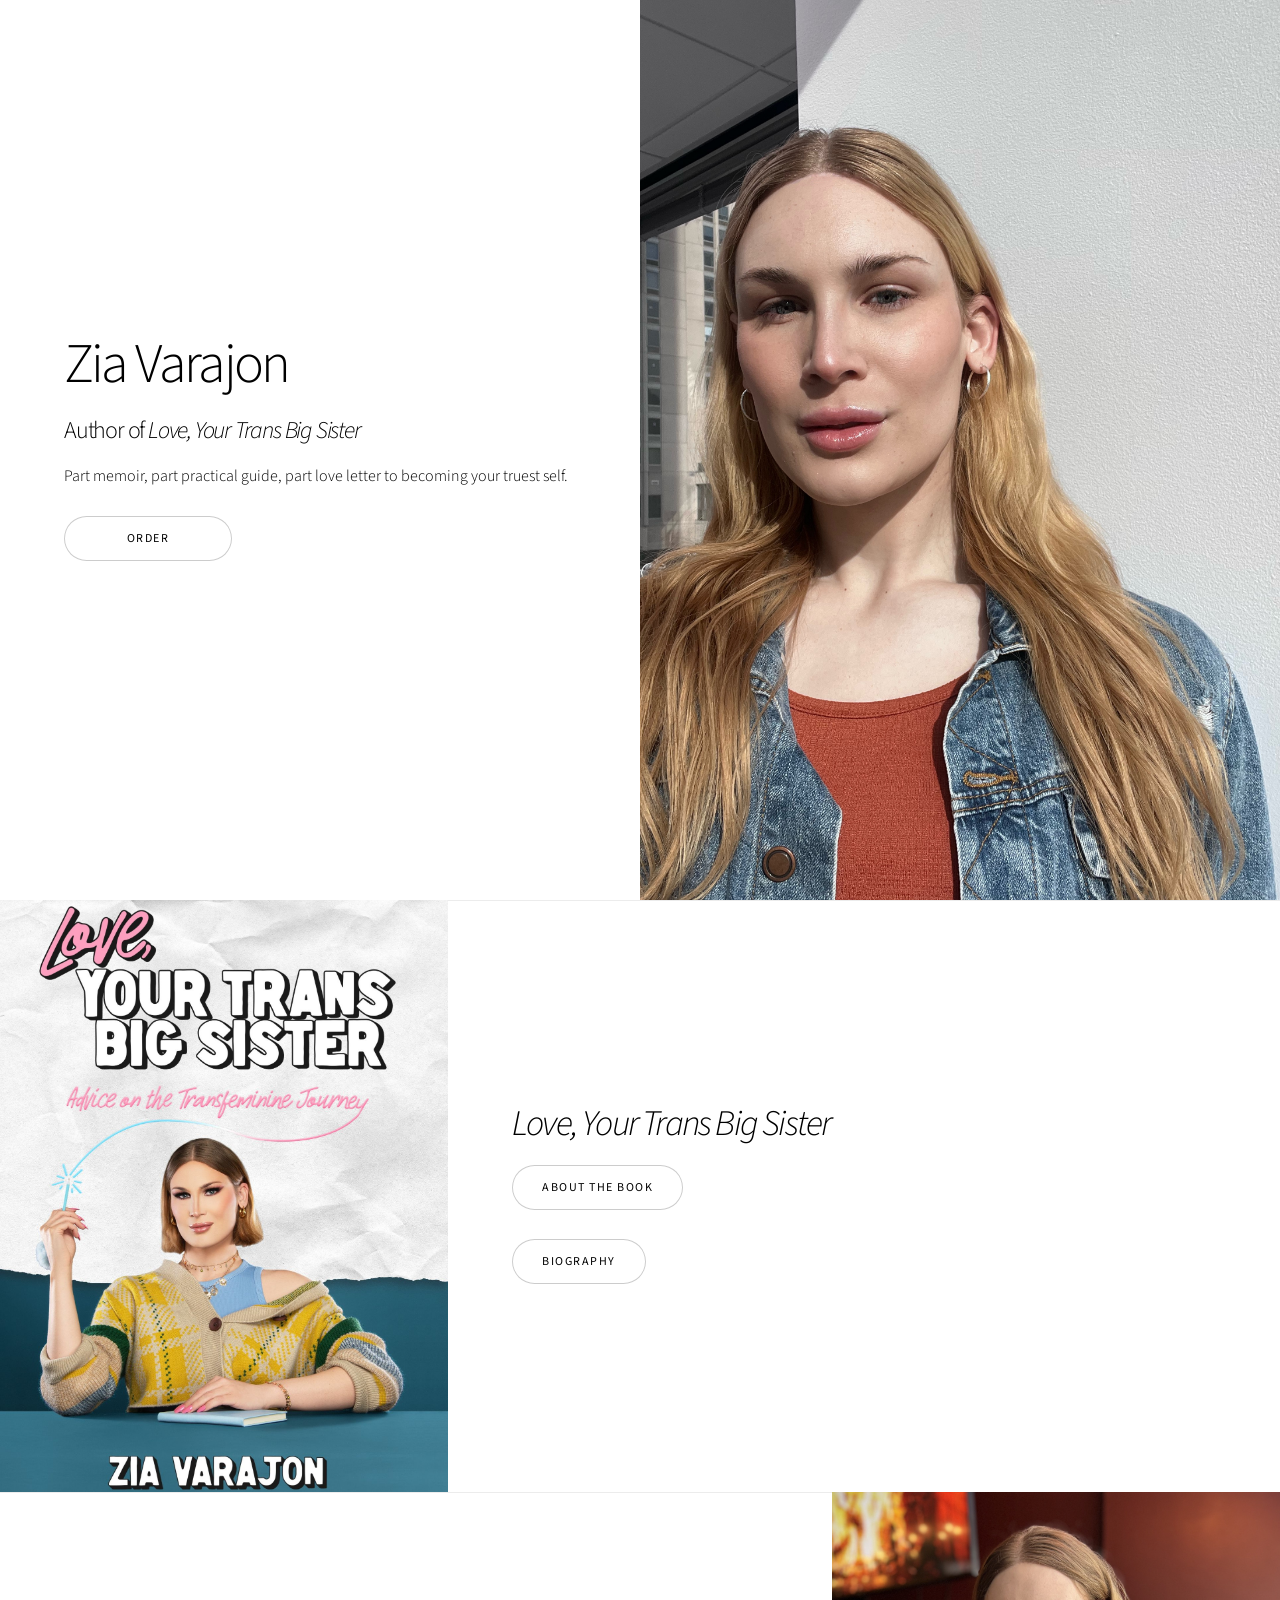
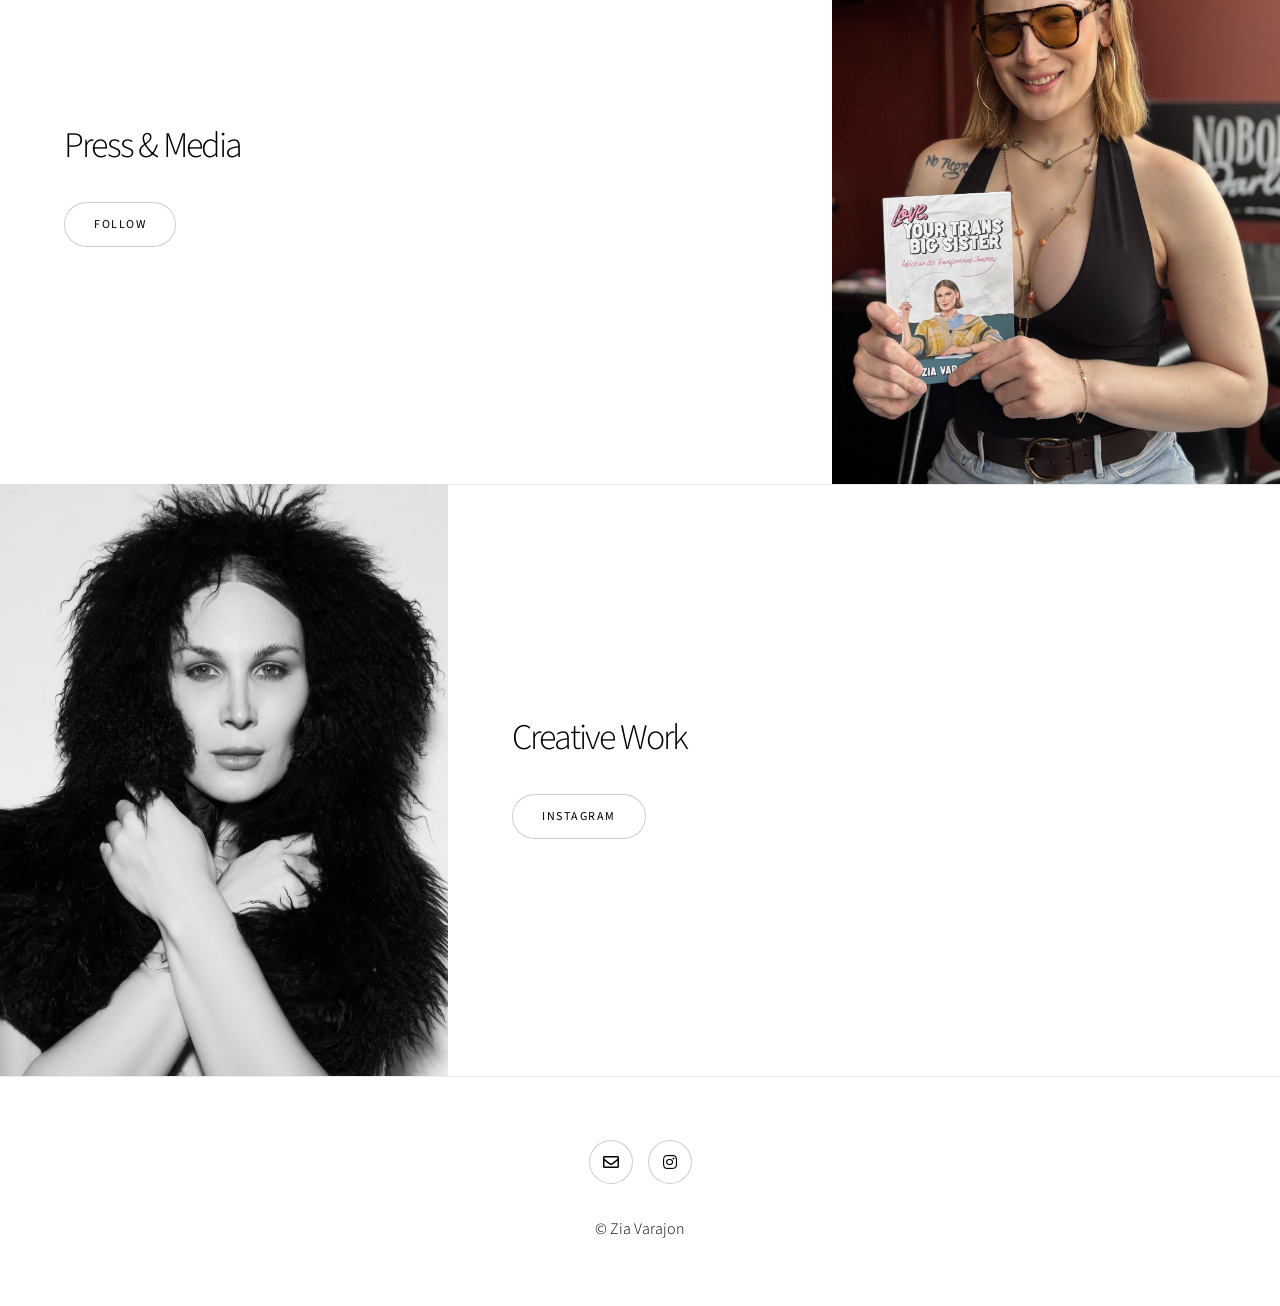
<file: index.html>
<!DOCTYPE HTML>
<!--
	Story by HTML5 UP
	html5up.net | @ajlkn
	Free for personal and commercial use under the CCA 3.0 license (html5up.net/license)
-->
<html>
	<head>
		<title>Zia Varajon</title>
		<meta charset="utf-8" />
		<meta name="viewport" content="width=device-width, initial-scale=1, user-scalable=no" />
		<link rel="stylesheet" href="assets/css/main.css" />
		<noscript><link rel="stylesheet" href="assets/css/noscript.css" /></noscript>
	</head>
	<body class="is-preload">

		<!-- Wrapper -->
			<div id="wrapper" class="divided">

				<!-- One -->
					<section class="banner style1 orient-left content-align-left image-position-right fullscreen onload-image-fade-in onload-content-fade-right">
						<div class="content">
							<h1>Zia Varajon</h1>
							<h3 class="major">Author of <i>Love, Your Trans Big Sister </i></h3>
							<h2">Part memoir, part practical guide, part love letter to becoming your truest self.</h2>
							<br></br>
							<ul class="actions stacked">
								<li><a href="https://bookshop.org/shop/ziavarajon" class="button big wide smooth-scroll-middle">Order</a></li>
							</ul>
						</div>
						<div class="image">
							<img src="images/banner.jpg" alt="" />
						</div>
					</section>

				<!-- Two -->
					<section class="spotlight style1 orient-right content-align-left image-position-center onscroll-image-fade-in" id="first">
						<div class="content">
							<h2><i>Love, Your Trans Big Sister</i></h2>
							
							<ul class="actions stacked">
								<li><a href="about-the-book.html" class="button">About the Book</a></li><li><a href="biography-zia-varajon.html" class="button">Biography</a> </li>
							</ul>
						</div>
						<div class="image" >
							<img src="images/spotlight01.jpg " alt="" />
						</div>
					</section>

				<!-- Three -->
					<section class="spotlight style1 orient-left content-align-left image-position-center onscroll-image-fade-in">
						<div class="content">
							<h2>Press & Media</h2>
							<p></p>
							<ul class="actions stacked">
								<li><a href="Press-Media.html" class="button">Follow</a></li>
							</ul>
						</div>
						<div class="image">
							<img src="images/spotlight04.jpg" alt="" />
						</div>
					</section>


				<!-- Four -->
					<section class="spotlight style1 orient-right content-align-left image-position-center onscroll-image-fade-in">
						<div class="content">
							<h2>Creative Work</h2>
							<p></p>
							<ul class="actions stacked">
								<li><a href="https://www.instagram.com/tsziaaa" class="button">instagram</a></li>
							</ul>
						</div>
						<div class="image">
							<img src="images/spotlight02.jpg" alt="" />
						</div>
					</section>

				<!-- Four 
					<section class="spotlight style1 orient-right content-align-left image-position-center onscroll-image-fade-in">
						<div class="content">
							<h2>Creative Collection</h2>
							<p>Interior Decorator | Personal Stylist</p>
							<ul class="actions stacked">
								<li><a href="creative.html" class="button">Learn More</a></li>
							</ul>
						</div>
						<div class="image">
							<img src="images/spotlight03.jpg" alt="" />
						</div>
					</section>
					-->

				<!-- Five 
					<section class="wrapper style1 align-center">
						<div class="inner">
							<h2>Massa sed condimentum</h2>
							<p>Lorem ipsum dolor sit amet, consectetur adipiscing elit. Morbi id ante sed ex pharetra lacinia sit amet vel massa. Donec facilisis laoreet nulla eu bibendum. Donec ut ex risus. Fusce lorem lectus, pharetra pretium massa et, hendrerit vestibulum odio lorem ipsum.</p>
						</div>
						
						-->
						<!-- Gallery commected section 
							<div class="gallery style2 medium lightbox onscroll-fade-in">
								<article>
									<a href="images/gallery/fulls/01.jpg" class="image">
										<img src="images/gallery/thumbs/01.jpg" alt="" />
									</a>
									<div class="caption">
										<h3>Ipsum Dolor</h3>
										<p>Lorem ipsum dolor amet, consectetur magna etiam elit. Etiam sed ultrices.</p>
										<ul class="actions fixed">
											<li><span class="button small">Details</span></li>
										</ul>
									</div>
								</article>
								<article>
									<a href="images/gallery/fulls/02.jpg" class="image">
										<img src="images/gallery/thumbs/02.jpg" alt="" />
									</a>
									<div class="caption">
										<h3>Feugiat Lorem</h3>
										<p>Lorem ipsum dolor amet, consectetur magna etiam elit. Etiam sed ultrices.</p>
										<ul class="actions fixed">
											<li><span class="button small">Details</span></li>
										</ul>
									</div>
								</article>
								<article>
									<a href="images/gallery/fulls/03.jpg" class="image">
										<img src="images/gallery/thumbs/03.jpg" alt="" />
									</a>
									<div class="caption">
										<h3>Magna Amet</h3>
										<p>Lorem ipsum dolor amet, consectetur magna etiam elit. Etiam sed ultrices.</p>
										<ul class="actions fixed">
											<li><span class="button small">Details</span></li>
										</ul>
									</div>
								</article>
								<article>
									<a href="images/gallery/fulls/04.jpg" class="image">
										<img src="images/gallery/thumbs/04.jpg" alt="" />
									</a>
									<div class="caption">
										<h3>Sed Tempus</h3>
										<p>Lorem ipsum dolor amet, consectetur magna etiam elit. Etiam sed ultrices.</p>
										<ul class="actions fixed">
											<li><span class="button small">Details</span></li>
										</ul>
									</div>
								</article>
								<article>
									<a href="images/gallery/fulls/05.jpg" class="image">
										<img src="images/gallery/thumbs/05.jpg" alt="" />
									</a>
									<div class="caption">
										<h3>Ultrices Magna</h3>
										<p>Lorem ipsum dolor amet, consectetur magna etiam elit. Etiam sed ultrices.</p>
										<ul class="actions fixed">
											<li><span class="button small">Details</span></li>
										</ul>
									</div>
								</article>
								<article>
									<a href="images/gallery/fulls/06.jpg" class="image">
										<img src="images/gallery/thumbs/06.jpg" alt="" />
									</a>
									<div class="caption">
										<h3>Sed Tempus</h3>
										<p>Lorem ipsum dolor amet, consectetur magna etiam elit. Etiam sed ultrices.</p>
										<ul class="actions fixed">
											<li><span class="button small">Details</span></li>
										</ul>
									</div>
								</article>
								<article>
									<a href="images/gallery/fulls/07.jpg" class="image">
										<img src="images/gallery/thumbs/07.jpg" alt="" />
									</a>
									<div class="caption">
										<h3>Ipsum Lorem</h3>
										<p>Lorem ipsum dolor amet, consectetur magna etiam elit. Etiam sed ultrices.</p>
										<ul class="actions fixed">
											<li><span class="button small">Details</span></li>
										</ul>
									</div>
								</article>
								<article>
									<a href="images/gallery/fulls/08.jpg" class="image">
										<img src="images/gallery/thumbs/08.jpg" alt="" />
									</a>
									<div class="caption">
										<h3>Magna Risus</h3>
										<p>Lorem ipsum dolor amet, consectetur magna etiam elit. Etiam sed ultrices.</p>
										<ul class="actions fixed">
											<li><span class="button small">Details</span></li>
										</ul>
									</div>
								</article>
								<article>
									<a href="images/gallery/fulls/09.jpg" class="image">
										<img src="images/gallery/thumbs/09.jpg" alt="" />
									</a>
									<div class="caption">
										<h3>Tempus Dolor</h3>
										<p>Lorem ipsum dolor amet, consectetur magna etiam elit. Etiam sed ultrices.</p>
										<ul class="actions fixed">
											<li><span class="button small">Details</span></li>
										</ul>
									</div>
								</article>
								<article>
									<a href="images/gallery/fulls/10.jpg" class="image">
										<img src="images/gallery/thumbs/10.jpg" alt="" />
									</a>
									<div class="caption">
										<h3>Sed Etiam</h3>
										<p>Lorem ipsum dolor amet, consectetur magna etiam elit. Etiam sed ultrices.</p>
										<ul class="actions fixed">
											<li><span class="button small">Details</span></li>
										</ul>
									</div>
								</article>
								<article>
									<a href="images/gallery/fulls/11.jpg" class="image">
										<img src="images/gallery/thumbs/11.jpg" alt="" />
									</a>
									<div class="caption">
										<h3>Magna Lorem</h3>
										<p>Lorem ipsum dolor amet, consectetur magna etiam elit. Etiam sed ultrices.</p>
										<ul class="actions fixed">
											<li><span class="button small">Details</span></li>
										</ul>
									</div>
								</article>
								<article>
									<a href="images/gallery/fulls/12.jpg" class="image">
										<img src="images/gallery/thumbs/12.jpg" alt="" />
									</a>
									<div class="caption">
										<h3>Ipsum Dolor</h3>
										<p>Lorem ipsum dolor amet, consectetur magna etiam elit. Etiam sed ultrices.</p>
										<ul class="actions fixed">
											<li><span class="button small">Details</span></li>
										</ul>
									</div>
								</article>
							</div>

					</section>
									-->
				<!-- Six -->
				

				<!-- Seven 
					<section class="wrapper style1 align-center">
						<div class="inner medium">
							<h2>Get in touch</h2>
							<form method="post" action="#">
								<div class="fields">
									<div class="field half">
										<label for="name">Name</label>
										<input type="text" name="name" id="name" value="" />
									</div>
									<div class="field half">
										<label for="email">Email</label>
										<input type="email" name="email" id="email" value="" />
									</div>
									<div class="field">
										<label for="message">Message</label>
										<textarea name="message" id="message" rows="6"></textarea>
									</div>
								</div>
								<ul class="actions special">
									<li><input type="submit" name="submit" id="submit" value="Send Message" /></li>
								</ul>
							</form>

						</div>
					</section> -->

				<!-- Footer -->
					<footer class="wrapper style1 align-center">
						<div class="inner">
							<ul class="icons">
								<!--<li><a href="#" class="icon brands style2 fa-twitter"><span class="label">Twitter</span></a></li> 
								<li><a href="#" class="icon brands style2 fa-facebook-f"><span class="label">Facebook</span></a></li> 
								
								<li><a href="#" class="icon brands style2 fa-linkedin-in"><span class="label">LinkedIn</span></a></li>
								 -->
								 <li><a href="mailto:ziavarajon@gmail.com" class="icon style2 fa-envelope"><span class="label">Email</span></a></li>
								 <li><a href="https://www.instagram.com/tsziaaa" class="icon brands style2 fa-instagram"><span class="label">Instagram</span></a></li>
							</ul>
							<p>&copy; Zia Varajon</p>
						</div>
					</footer>

			</div>

		<!-- Scripts -->
			<script src="assets/js/jquery.min.js"></script>
			<script src="assets/js/jquery.scrollex.min.js"></script>
			<script src="assets/js/jquery.scrolly.min.js"></script>
			<script src="assets/js/browser.min.js"></script>
			<script src="assets/js/breakpoints.min.js"></script>
			<script src="assets/js/util.js"></script>
			<script src="assets/js/main.js"></script>

	</body>
</html>
</file>
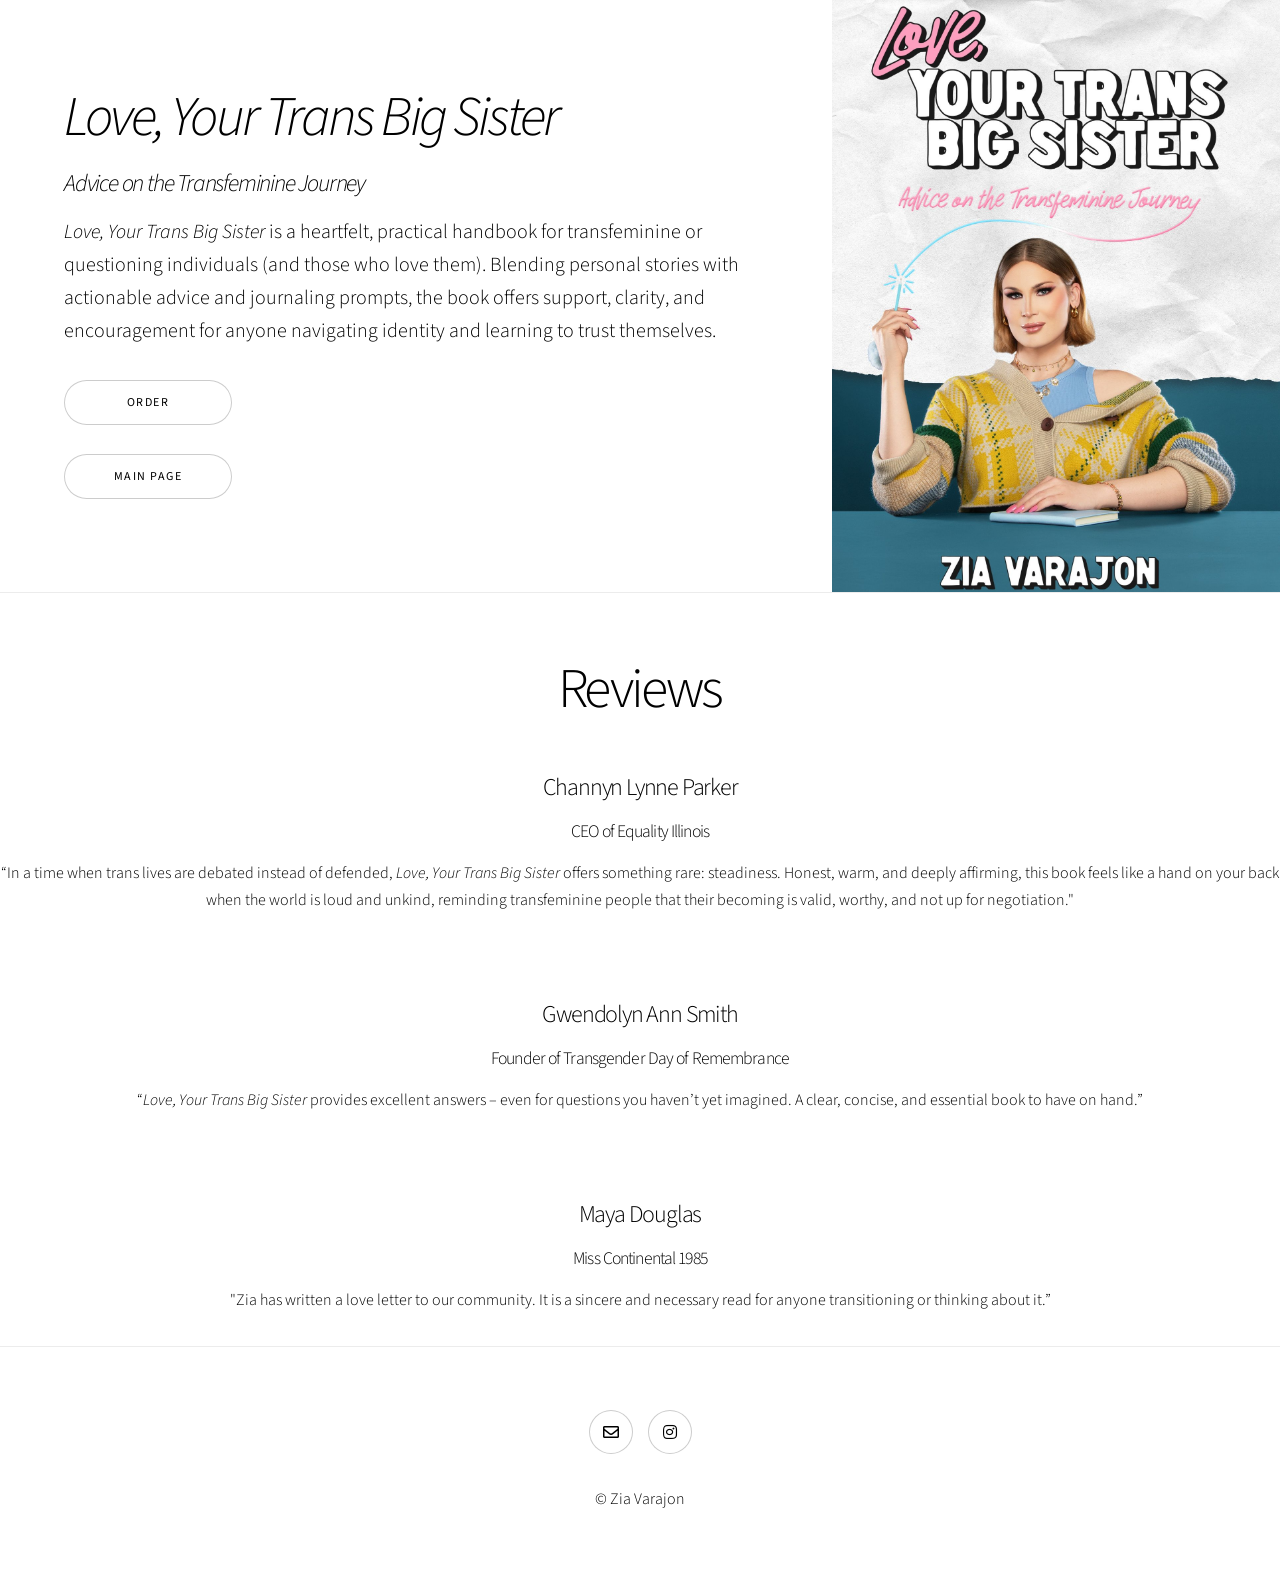
<file: about-the-book.html>
<!DOCTYPE HTML>
<!--
	Story by HTML5 UP
	html5up.net | @ajlkn
	Free for personal and commercial use under the CCA 3.0 license (html5up.net/license)
-->
<html>
	<head>
		<title>Love, Your Trans Big Sister</title>
		<meta charset="utf-8" />
		<meta name="viewport" content="width=device-width, initial-scale=1, user-scalable=no" />
		<link rel="stylesheet" href="assets/css/main.css" />
		<noscript><link rel="stylesheet" href="assets/css/noscript.css" /></noscript>
	</head>
	<body class="is-preload">

		<!-- Wrapper -->
			<div id="wrapper" class="divided">

				<!-- One -->
					<section class="spotlight style1 orient-left content-align-left image-position-right fullscreen onload-image-fade-in onload-content-fade-right">
						<div class="content">
							<h1><i>Love, Your Trans Big Sister</i></h1>
							<h3><i>Advice on the Transfeminine Journey</i></h3>
							<p class="major"><i>Love, Your Trans Big Sister </i> is a heartfelt, practical handbook for transfeminine or questioning individuals (and those who love them). Blending personal stories with actionable advice and journaling prompts, the book offers support, clarity, and encouragement for anyone navigating identity and learning to trust themselves.</p>
							<ul class="actions stacked">
								<li><a href="https://bookshop.org/shop/ziavarajon" class="button big wide smooth-scroll-middle">Order</a></li><li><a href="index.html" class="button big wide smooth-scroll-middle">Main Page</a></li>
							</ul>
						</div>
						<div class="image">
							<img src="images/spotlight01.jpg" alt="" />
						</div>
					</section>

			
				 
					<section class="wrapper style1 align-center">
						<div class="inner">
							<h1>Reviews</h1>
							</div>
							<div class="style2 medium">
								<article>
								
									<div class="caption">
										<h3>Channyn Lynne Parker </h3>
										<h4>CEO of Equality Illinois</h4>
										<p>“In a time when trans lives are debated instead of defended, <i>Love, Your Trans Big Sister</i> offers something rare: steadiness. Honest, warm, and deeply affirming, this book feels like a hand on your back when the world is loud and unkind, reminding transfeminine people that their becoming is valid, worthy, and not up for negotiation."</p>
									
									</div>
								</article>
									<br></br>
									<article>
								
									<div class="caption">
										<h3>Gwendolyn Ann Smith</h3>
										<h4>Founder of Transgender Day of Remembrance</h4>
										<p>“<i>Love, Your Trans Big Sister</i> provides excellent answers – even for questions you haven’t yet imagined. A clear, concise, and essential book to have on hand.” </p>
									
									</div>
								</article>
									<br></br>
									<article>
								
									<div class="caption">
										<h3>Maya Douglas</h3>
										<h4>Miss Continental 1985</h4>
										<p>"Zia has written a love letter to our community. It is a sincere and necessary read for anyone transitioning or thinking about it.”</p>
									</div>
								</article>
								
							</div>

					</section>
								

			<!-- Footer -->
					<footer class="wrapper style1 align-center">
						<div class="inner">
							<ul class="icons">
								<!--<li><a href="#" class="icon brands style2 fa-twitter"><span class="label">Twitter</span></a></li> 
								<li><a href="#" class="icon brands style2 fa-facebook-f"><span class="label">Facebook</span></a></li> 
								
								<li><a href="#" class="icon brands style2 fa-linkedin-in"><span class="label">LinkedIn</span></a></li>
								 -->
								 <li><a href="mailto:ziavarajon@gmail.com" class="icon style2 fa-envelope"><span class="label">Email</span></a></li>
								 <li><a href="https://www.instagram.com/tsziaaa" class="icon brands style2 fa-instagram"><span class="label">Instagram</span></a></li>
							</ul>
							<p>&copy; Zia Varajon</p>
						</div>
					</footer>

			</div>

		<!-- Scripts -->
			<script src="assets/js/jquery.min.js"></script>
			<script src="assets/js/jquery.scrollex.min.js"></script>
			<script src="assets/js/jquery.scrolly.min.js"></script>
			<script src="assets/js/browser.min.js"></script>
			<script src="assets/js/breakpoints.min.js"></script>
			<script src="assets/js/util.js"></script>
			<script src="assets/js/main.js"></script>

	</body>
</html>
</file>
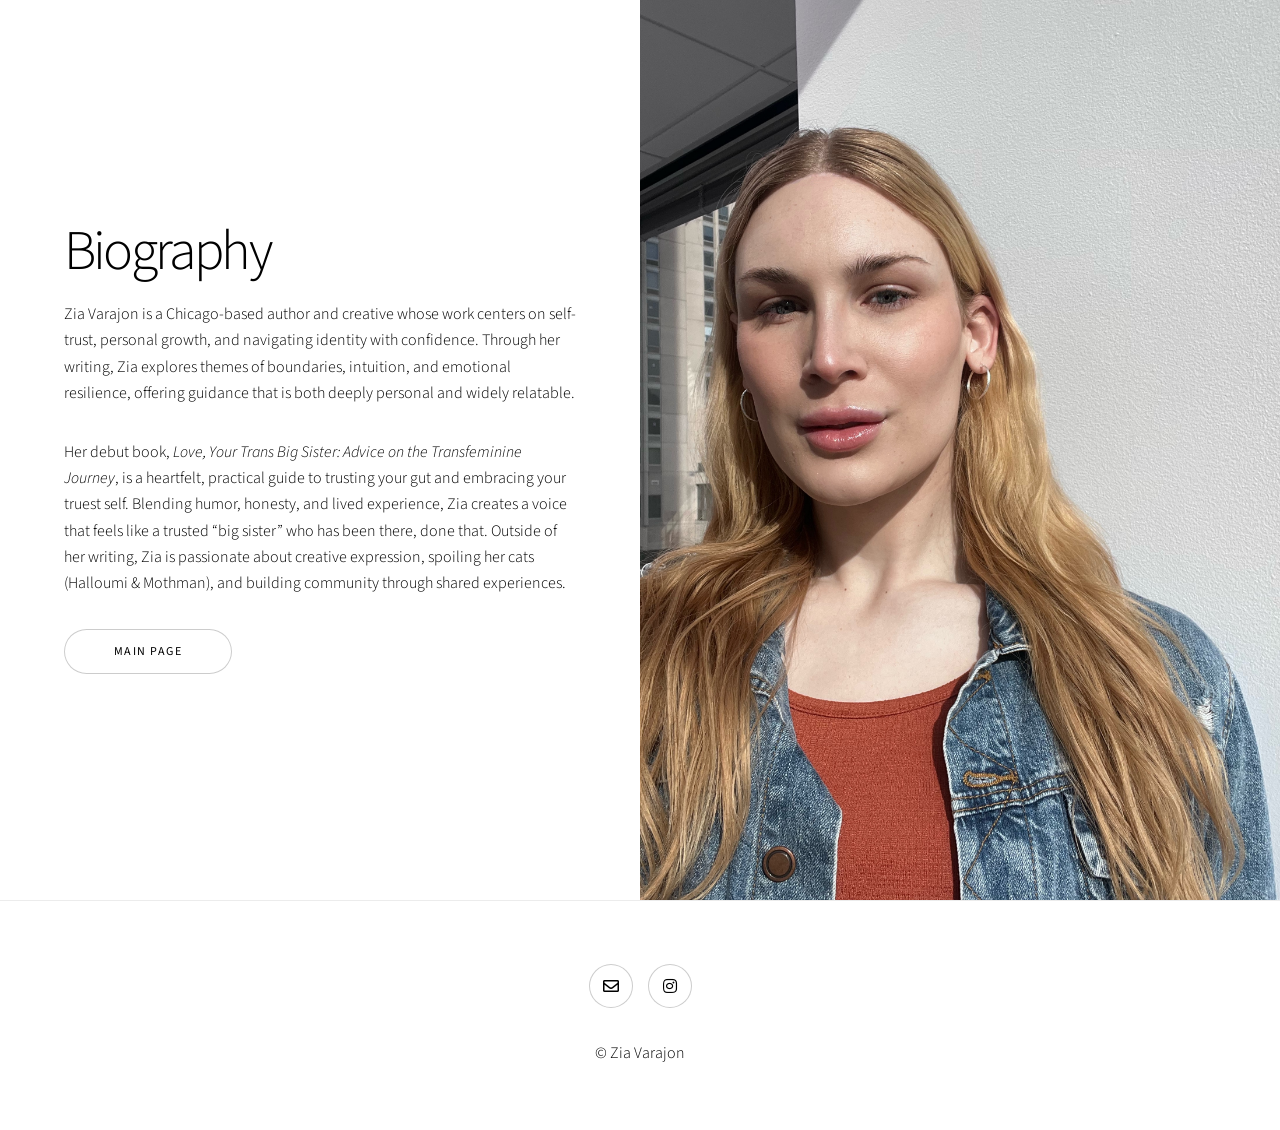
<file: biography-zia-varajon.html>
<!DOCTYPE HTML>
<!--
	Story by HTML5 UP
	html5up.net | @ajlkn
	Free for personal and commercial use under the CCA 3.0 license (html5up.net/license)
-->
<html>
	<head>
		<title>Biography</title>
		<meta charset="utf-8" />
		<meta name="viewport" content="width=device-width, initial-scale=1, user-scalable=no" />
		<link rel="stylesheet" href="assets/css/main.css" />
		<noscript><link rel="stylesheet" href="assets/css/noscript.css" /></noscript>
	</head>
	<body class="is-preload">

		<!-- Wrapper -->
			<div id="wrapper" class="divided">

				<!-- One -->
					<section class="banner style1 orient-left content-align-left image-position-right fullscreen onload-image-fade-in onload-content-fade-right">
						<div class="content">
							<h1>Biography</h1>
							<p>Zia Varajon is a Chicago-based author and creative whose work centers on self-trust, personal growth, and navigating identity with confidence.
								Through her writing, Zia explores themes of boundaries, intuition, and emotional resilience, offering guidance that is both deeply personal and widely relatable.
									</p>
									<p>Her debut book, <i>Love, Your Trans Big Sister: Advice on the Transfeminine Journey</i>, is a heartfelt, practical guide to trusting your gut and embracing your truest self.
									Blending humor, honesty, and lived experience, Zia creates a voice that feels like a trusted “big sister” who has been there, done that. 
									Outside of her writing, Zia is passionate about creative expression, spoiling her cats (Halloumi & Mothman), and building community through shared experiences. 
									</p>

							<ul class="actions stacked">
								<li><a href="index.html" class="button big wide smooth-scroll-middle">Main Page</a></li>
							</ul>
						</div>
						<div class="image">
							<img src="images/banner.jpg" alt="" />
						</div>
					</section>

			
					</section>

		<!-- Footer -->
					<footer class="wrapper style1 align-center">
						<div class="inner">
							<ul class="icons">
								<!--<li><a href="#" class="icon brands style2 fa-twitter"><span class="label">Twitter</span></a></li> 
								<li><a href="#" class="icon brands style2 fa-facebook-f"><span class="label">Facebook</span></a></li> 
								
								<li><a href="#" class="icon brands style2 fa-linkedin-in"><span class="label">LinkedIn</span></a></li>
								 -->
								 <li><a href="mailto:ziavarajon@gmail.com" class="icon style2 fa-envelope"><span class="label">Email</span></a></li>
								 <li><a href="https://www.instagram.com/tsziaaa" class="icon brands style2 fa-instagram"><span class="label">Instagram</span></a></li>
							</ul>
							<p>&copy; Zia Varajon</p>
						</div>
					</footer>

			</div>

		<!-- Scripts -->
			<script src="assets/js/jquery.min.js"></script>
			<script src="assets/js/jquery.scrollex.min.js"></script>
			<script src="assets/js/jquery.scrolly.min.js"></script>
			<script src="assets/js/browser.min.js"></script>
			<script src="assets/js/breakpoints.min.js"></script>
			<script src="assets/js/util.js"></script>
			<script src="assets/js/main.js"></script>

	</body>
</html>
</file>
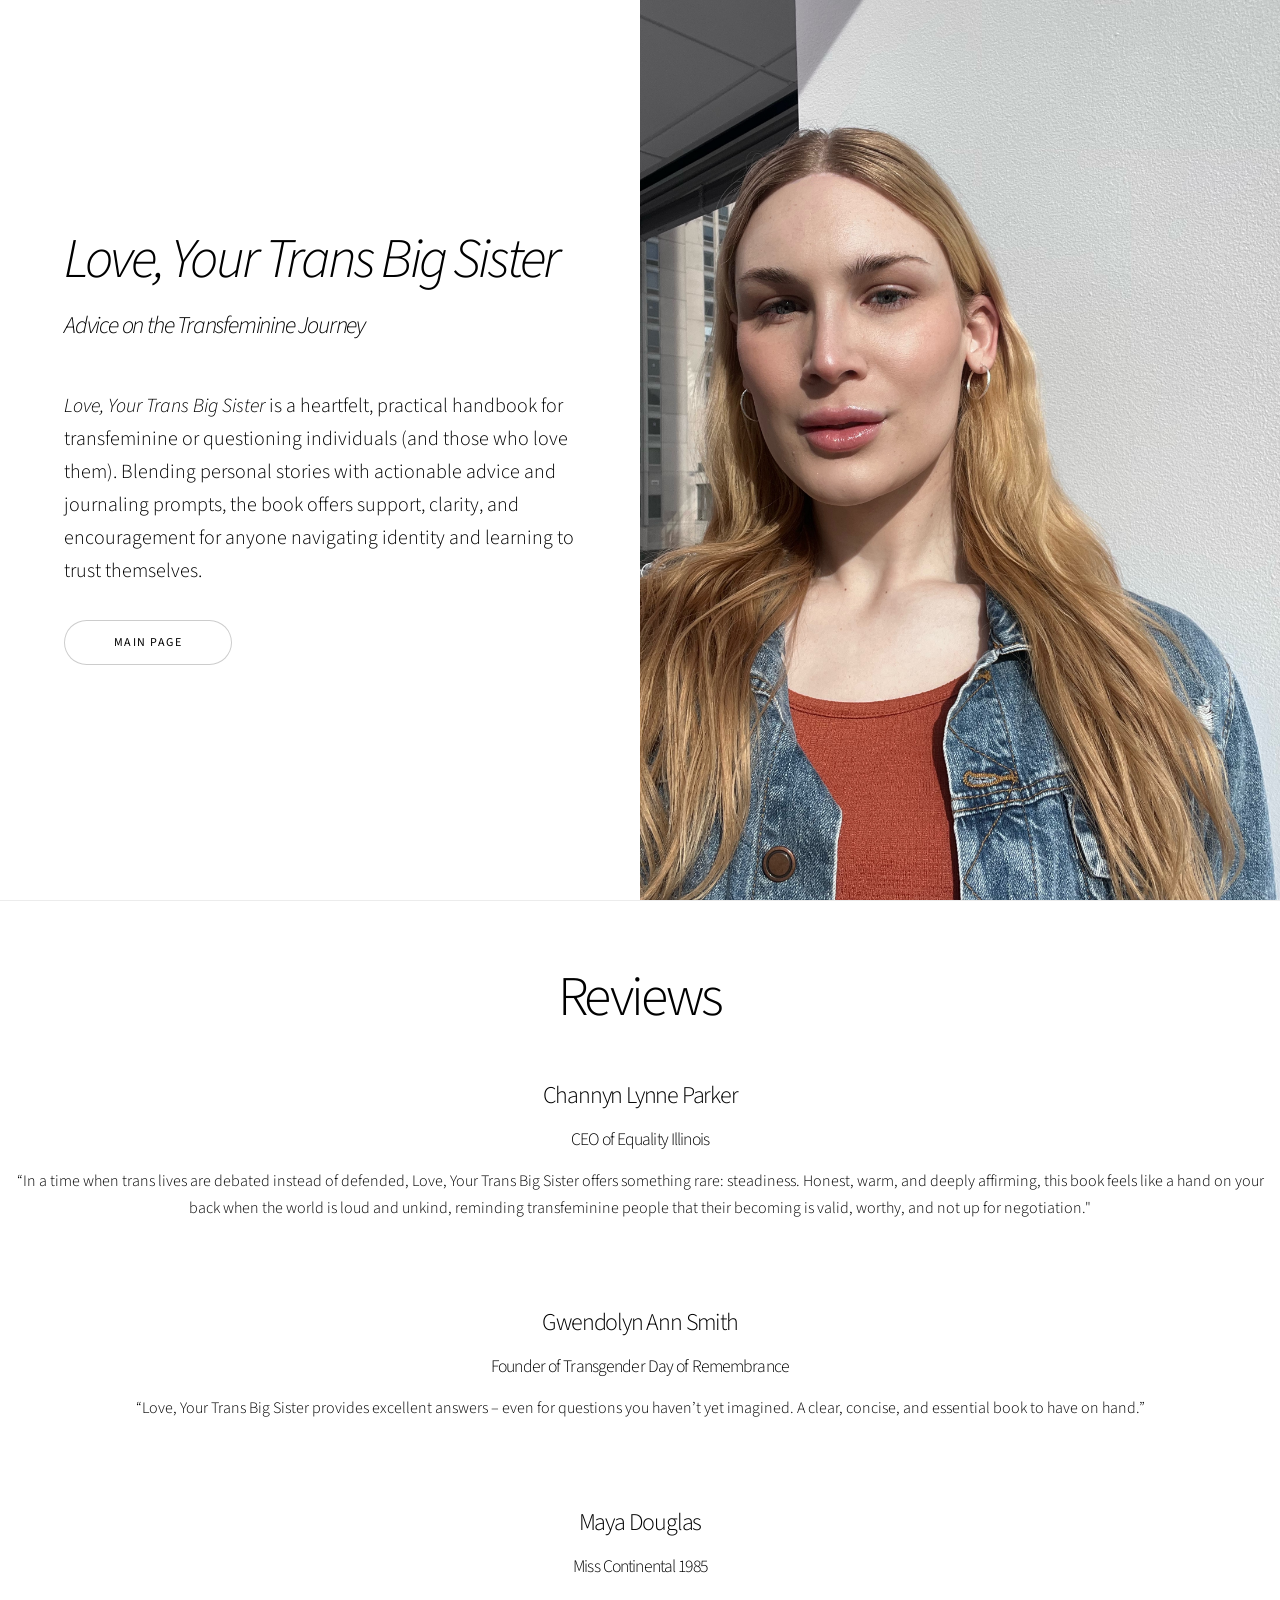
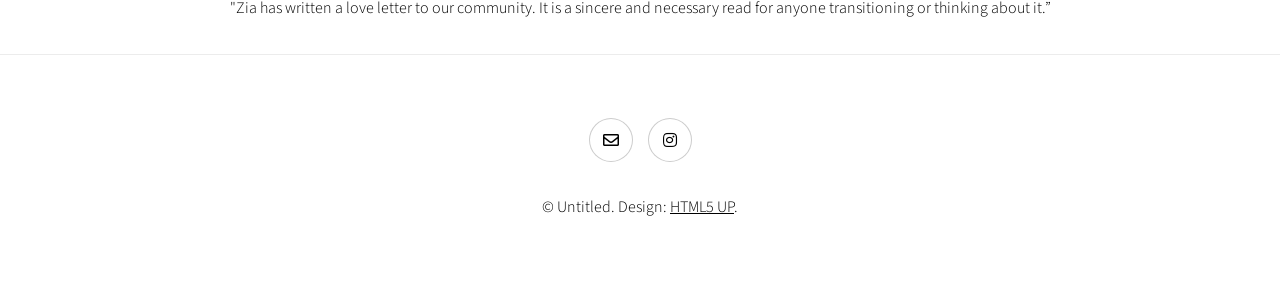
<file: lytbs.html>
<!DOCTYPE HTML>
<!--
	Story by HTML5 UP
	html5up.net | @ajlkn
	Free for personal and commercial use under the CCA 3.0 license (html5up.net/license)
-->
<html>
	<head>
		<title>Love, Your Trans Big Sister</title>
		<meta charset="utf-8" />
		<meta name="viewport" content="width=device-width, initial-scale=1, user-scalable=no" />
		<link rel="stylesheet" href="assets/css/main.css" />
		<noscript><link rel="stylesheet" href="assets/css/noscript.css" /></noscript>
	</head>
	<body class="is-preload">

		<!-- Wrapper -->
			<div id="wrapper" class="divided">

				<!-- One -->
					<section class="banner style1 orient-left content-align-left image-position-right fullscreen onload-image-fade-in onload-content-fade-right">
						<div class="content">
							<h1><i>Love, Your Trans Big Sister</i></h1>
							<h3><i>Advice on the Transfeminine Journey</i></h3>
							<ul class="actions stacked">
							<!--<li><a href="https://ziavarajon.com" class="button">Buy Now</a> </li> -->
							</ul>
							<p class="major"><i>Love, Your Trans Big Sister </i> is a heartfelt, practical handbook for transfeminine or questioning individuals (and those who love them). Blending personal stories with actionable advice and journaling prompts, the book offers support, clarity, and encouragement for anyone navigating identity and learning to trust themselves.</p>
							<ul class="actions stacked">
								<li><a href="index.html" class="button big wide smooth-scroll-middle">Main Page</a></li>
							</ul>
						</div>
						<div class="image">
							<img src="images/banner.jpg" alt="" />
						</div>
					</section>

			
				 
					<section class="wrapper style1 align-center">
						<div class="inner">
							<h1>Reviews</h1>
							</div>
							<div class="style2 medium">
								<article>
								
									<div class="caption">
										<h3>Channyn Lynne Parker </h3>
										<h4>CEO of Equality Illinois</h4>
										<p>“In a time when trans lives are debated instead of defended, Love, Your Trans Big Sister offers something rare: steadiness. Honest, warm, and deeply affirming, this book feels like a hand on your back when the world is loud and unkind, reminding transfeminine people that their becoming is valid, worthy, and not up for negotiation."</p>
									
									</div>
								</article>
									<br></br>
									<article>
								
									<div class="caption">
										<h3>Gwendolyn Ann Smith</h3>
										<h4>Founder of Transgender Day of Remembrance</h4>
										<p>“Love, Your Trans Big Sister provides excellent answers – even for questions you haven’t yet imagined. A clear, concise, and essential book to have on hand.” </p>
									
									</div>
								</article>
									<br></br>
									<article>
								
									<div class="caption">
										<h3>Maya Douglas</h3>
										<h4>Miss Continental 1985</h4>
										<p>"Zia has written a love letter to our community. It is a sincere and necessary read for anyone transitioning or thinking about it.”</p>
									</div>
								</article>
								
							</div>

					</section>
								

			<!-- Footer -->
					<footer class="wrapper style1 align-center">
						<div class="inner">
							<ul class="icons">
								<!--<li><a href="#" class="icon brands style2 fa-twitter"><span class="label">Twitter</span></a></li> 
								<li><a href="#" class="icon brands style2 fa-facebook-f"><span class="label">Facebook</span></a></li> 
								
								<li><a href="#" class="icon brands style2 fa-linkedin-in"><span class="label">LinkedIn</span></a></li>
								 -->
								 <li><a href="mailto:ziavarajon@gmail.com" class="icon style2 fa-envelope"><span class="label">Email</span></a></li>
								 <li><a href="https://www.instagram.com/tsziaaa" class="icon brands style2 fa-instagram"><span class="label">Instagram</span></a></li>
							</ul>
							<p>&copy; Untitled. Design: <a href="https://html5up.net">HTML5 UP</a>.</p>
						</div>
					</footer>

			</div>

		<!-- Scripts -->
			<script src="assets/js/jquery.min.js"></script>
			<script src="assets/js/jquery.scrollex.min.js"></script>
			<script src="assets/js/jquery.scrolly.min.js"></script>
			<script src="assets/js/browser.min.js"></script>
			<script src="assets/js/breakpoints.min.js"></script>
			<script src="assets/js/util.js"></script>
			<script src="assets/js/main.js"></script>

	</body>
</html>
</file>
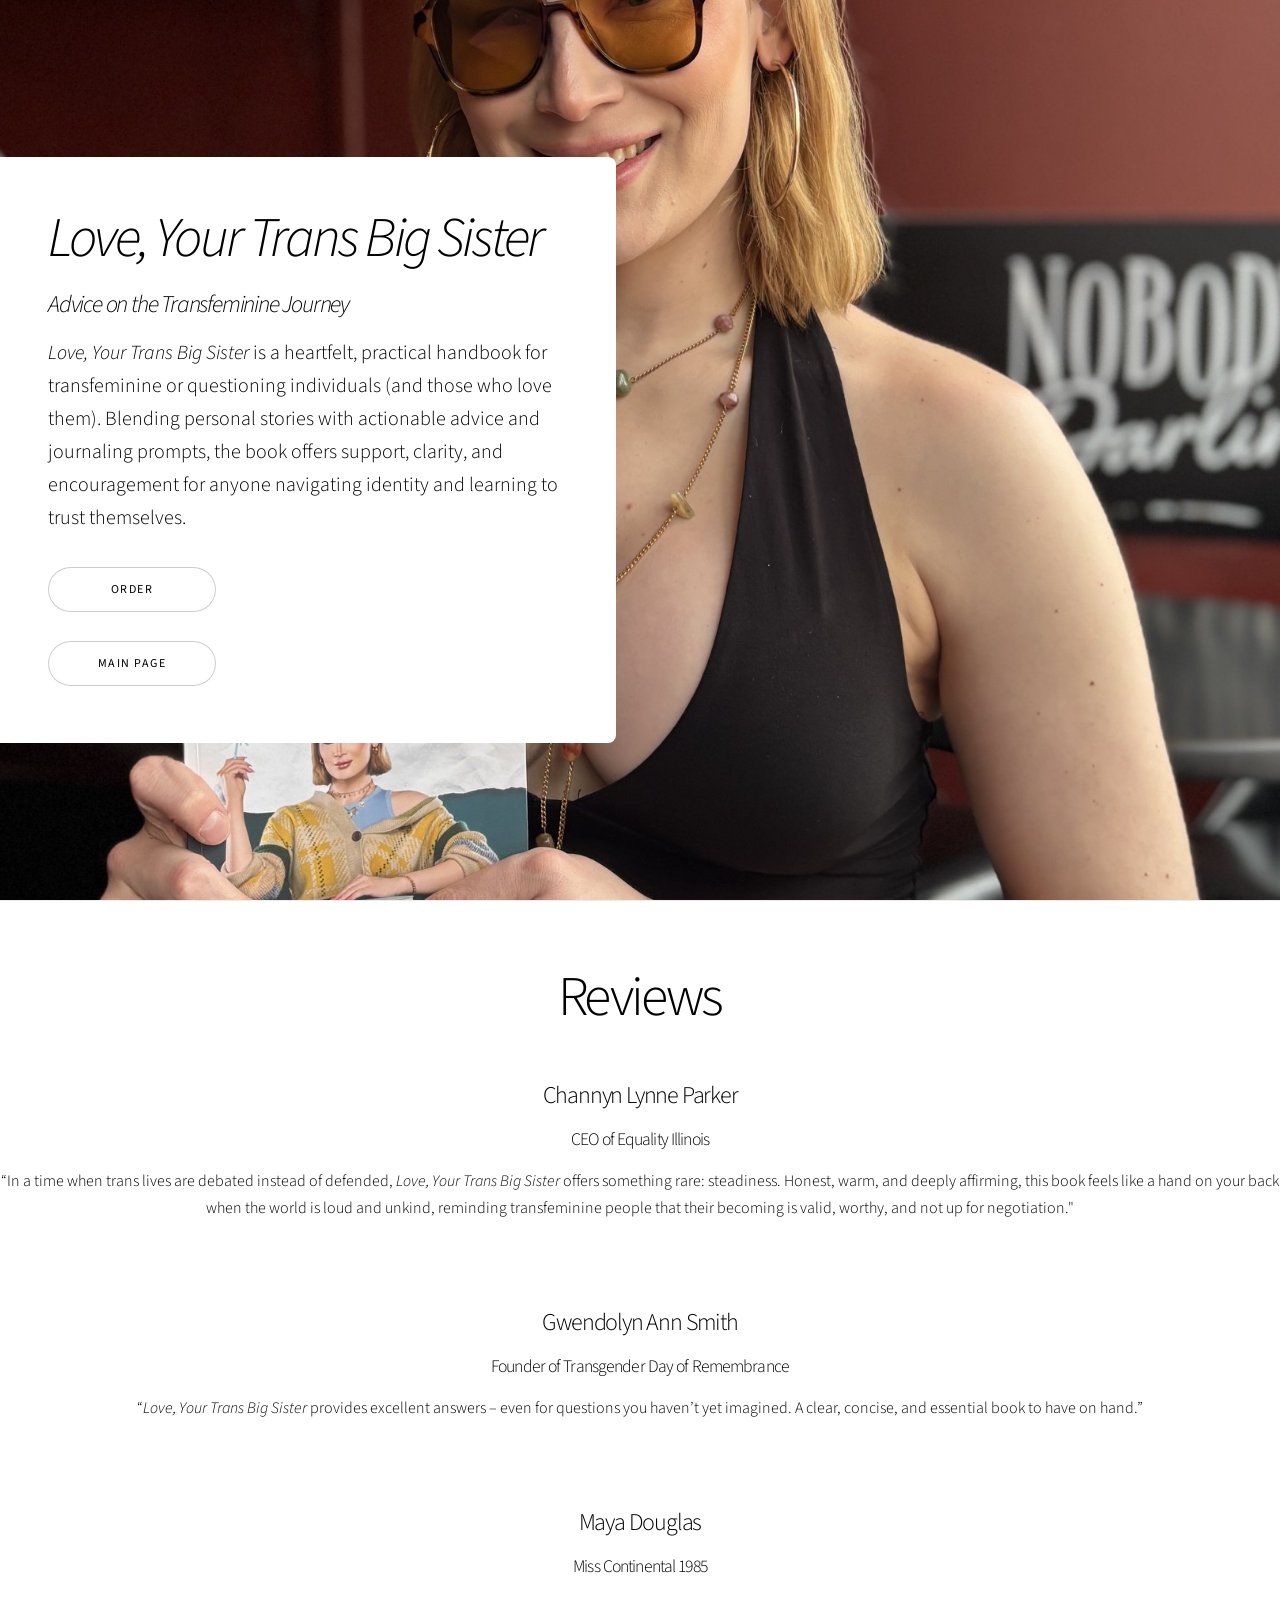
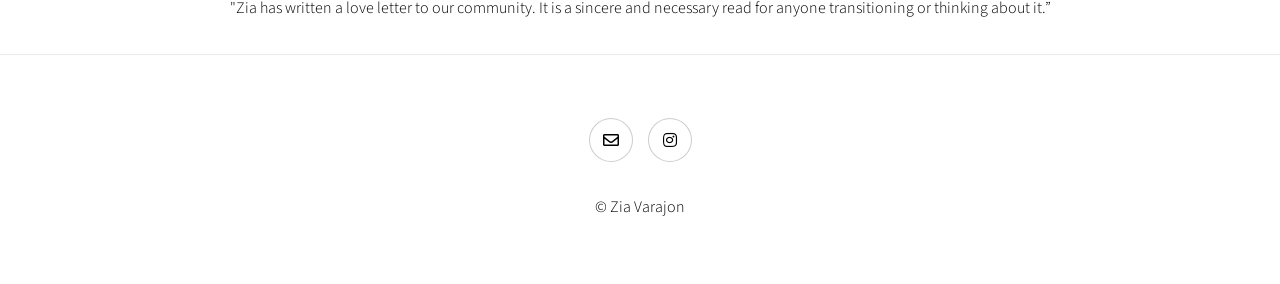
<file: Press-Media (# Edit conflict 2026-05-22 c7ounqC #).html>
<!DOCTYPE HTML>
<!--
	Story by HTML5 UP
	html5up.net | @ajlkn
	Free for personal and commercial use under the CCA 3.0 license (html5up.net/license)
-->
<html>
	<head>
		<title>Love, Your Trans Big Sister</title>
		<meta charset="utf-8" />
		<meta name="viewport" content="width=device-width, initial-scale=1, user-scalable=no" />
		<link rel="stylesheet" href="assets/css/main.css" />
		<noscript><link rel="stylesheet" href="assets/css/noscript.css" /></noscript>
	</head>
	<body class="is-preload">

		<!-- Wrapper -->
			<div id="wrapper" class="divided">

				<!-- One -->
					<section class="spotlight style4 orient-left content-align-left image-position-right fullscreen onload-image-fade-in onload-content-fade-right">
						<div class="content">
							<h1><i>Love, Your Trans Big Sister</i></h1>
							<h3><i>Advice on the Transfeminine Journey</i></h3>
							<p class="major"><i>Love, Your Trans Big Sister </i> is a heartfelt, practical handbook for transfeminine or questioning individuals (and those who love them). Blending personal stories with actionable advice and journaling prompts, the book offers support, clarity, and encouragement for anyone navigating identity and learning to trust themselves.</p>
							<ul class="actions stacked">
								<li><a href="https://bookshop.org/shop/ziavarajon" class="button big wide smooth-scroll-middle">Order</a></li><li><a href="index.html" class="button big wide smooth-scroll-middle">Main Page</a></li>
							</ul>
						</div>
						<div class="image">
							<img src="images/spotlight04.jpg" alt="" />
						</div>
					</section>

			
				 
					<section class="wrapper style1 align-center">
						<div class="inner">
							<h1>Reviews</h1>
							</div>
							<div class="style2 medium">
								<article>
								
									<div class="caption">
										<h3>Channyn Lynne Parker </h3>
										<h4>CEO of Equality Illinois</h4>
										<p>“In a time when trans lives are debated instead of defended, <i>Love, Your Trans Big Sister</i> offers something rare: steadiness. Honest, warm, and deeply affirming, this book feels like a hand on your back when the world is loud and unkind, reminding transfeminine people that their becoming is valid, worthy, and not up for negotiation."</p>
									
									</div>
								</article>
									<br></br>
									<article>
								
									<div class="caption">
										<h3>Gwendolyn Ann Smith</h3>
										<h4>Founder of Transgender Day of Remembrance</h4>
										<p>“<i>Love, Your Trans Big Sister</i> provides excellent answers – even for questions you haven’t yet imagined. A clear, concise, and essential book to have on hand.” </p>
									
									</div>
								</article>
									<br></br>
									<article>
								
									<div class="caption">
										<h3>Maya Douglas</h3>
										<h4>Miss Continental 1985</h4>
										<p>"Zia has written a love letter to our community. It is a sincere and necessary read for anyone transitioning or thinking about it.”</p>
									</div>
								</article>
								
							</div>

					</section>
								

			<!-- Footer -->
					<footer class="wrapper style1 align-center">
						<div class="inner">
							<ul class="icons">
								<!--<li><a href="#" class="icon brands style2 fa-twitter"><span class="label">Twitter</span></a></li> 
								<li><a href="#" class="icon brands style2 fa-facebook-f"><span class="label">Facebook</span></a></li> 
								
								<li><a href="#" class="icon brands style2 fa-linkedin-in"><span class="label">LinkedIn</span></a></li>
								 -->
								 <li><a href="mailto:ziavarajon@gmail.com" class="icon style2 fa-envelope"><span class="label">Email</span></a></li>
								 <li><a href="https://www.instagram.com/tsziaaa" class="icon brands style2 fa-instagram"><span class="label">Instagram</span></a></li>
							</ul>
							<p>&copy; Zia Varajon</p>
						</div>
					</footer>

			</div>

		<!-- Scripts -->
			<script src="assets/js/jquery.min.js"></script>
			<script src="assets/js/jquery.scrollex.min.js"></script>
			<script src="assets/js/jquery.scrolly.min.js"></script>
			<script src="assets/js/browser.min.js"></script>
			<script src="assets/js/breakpoints.min.js"></script>
			<script src="assets/js/util.js"></script>
			<script src="assets/js/main.js"></script>

	</body>
</html>
</file>
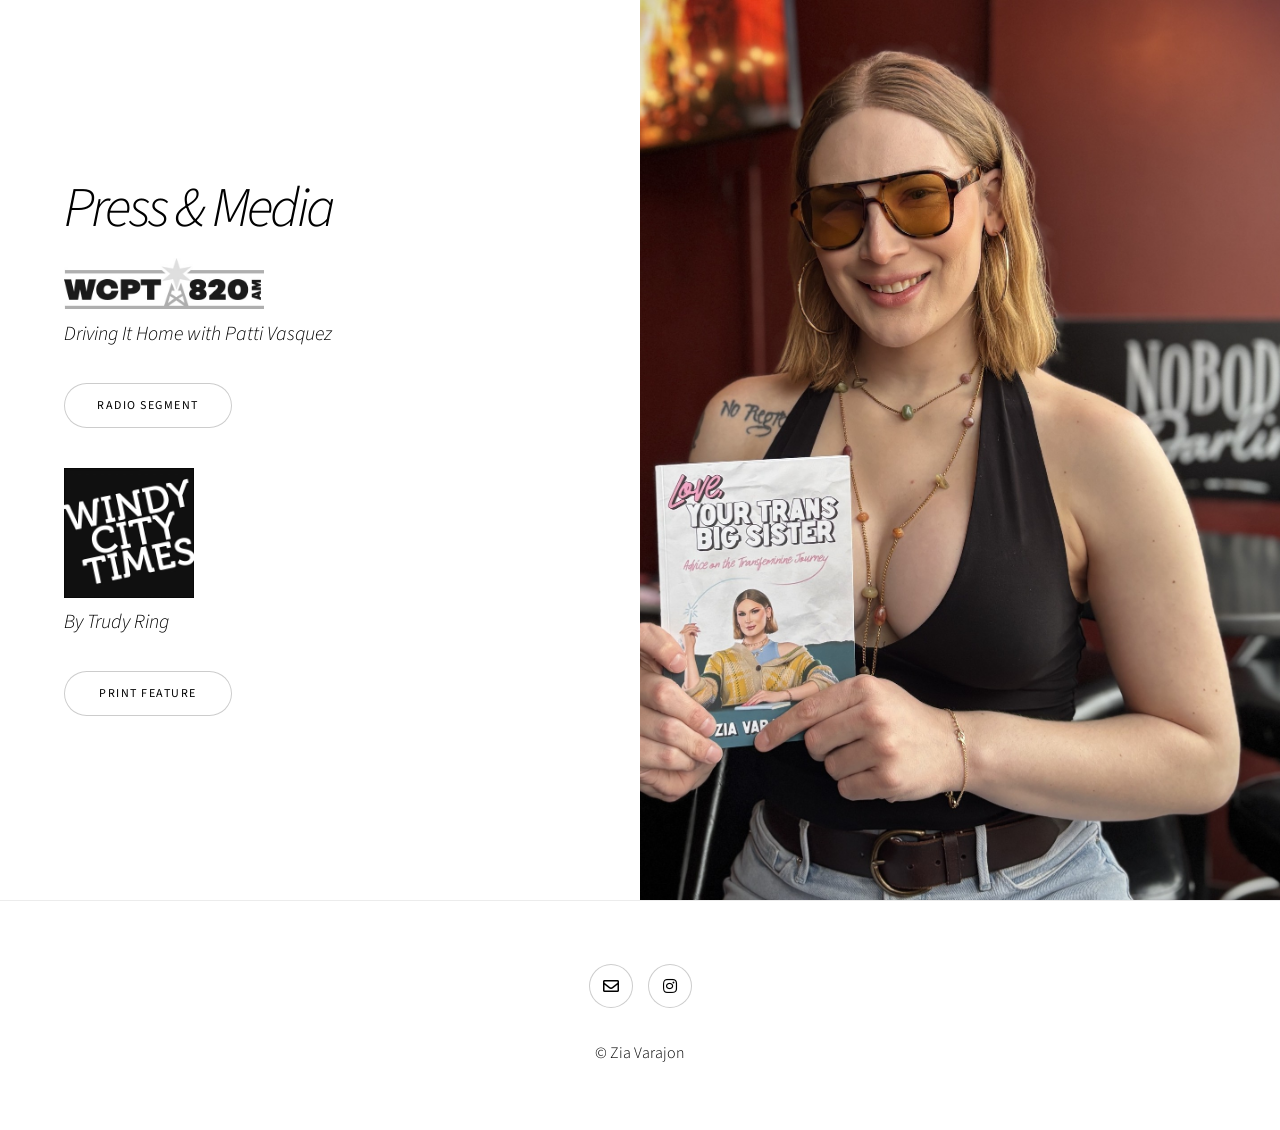
<file: Press-Media.html>
<!DOCTYPE HTML>
<!--
	Story by HTML5 UP
	html5up.net | @ajlkn
	Free for personal and commercial use under the CCA 3.0 license (html5up.net/license)
-->
<html>
	<head>
		<title>Press & Media</title>
		<meta charset="utf-8" />
		<meta name="viewport" content="width=device-width, initial-scale=1, user-scalable=no" />
		<link rel="stylesheet" href="assets/css/main.css" />
		<noscript><link rel="stylesheet" href="assets/css/noscript.css" /></noscript>
	</head>
	<body class="is-preload">

		<!-- Wrapper -->
			<div id="wrapper" class="divided">

				<!-- One -->
				
					<section class="banner style1 orient-left content-align-left image-position-right fullscreen onload-image-fade-in onload-content-fade-right">
						<div class="content">
							<h1><i>Press & Media</i></h1>
							<!-- <h3><i>WCPT 820 AM</i></h3> -->
							 <img src="images/gallery/thumbs/13.jpg" alt="" width="200" />
							<p class="major"><i>Driving It Home with Patti Vasquez</i></p>
							<ul class="actions stacked">
								
								<li><a href="https://omny.fm/shows/driving-it-home-with-patti-vasquez/wcpt-820-interview-zia-varajon" class="button big wide smooth-scroll-middle">Radio Segment</a></li>
							</ul>
				

							<img src="images//gallery/thumbs/14.jpg" alt="" width="130"/>
						<!--	<h3><i>Windy City Times</i></h3> -->
							<p class="major"><i>By Trudy Ring</i></p>
							<ul class="actions stacked">
								
								<li><a href="https://windycitytimes.com/2026/05/22/chicagoan-zia-varajon-reminds-trans-women-theyre-not-alone-in-new-book/" class="button big wide smooth-scroll-middle">Print Feature</a></li>
							</ul>
							</div>
						<div class="image">
							<img src="images/spotlight04.jpg" alt="" />
						</div>
					</section>

			

			<!-- Footer -->
					<footer class="wrapper style1 align-center">
						<div class="inner">
							<ul class="icons">
								<!--<li><a href="#" class="icon brands style2 fa-twitter"><span class="label">Twitter</span></a></li> 
								<li><a href="#" class="icon brands style2 fa-facebook-f"><span class="label">Facebook</span></a></li> 
								
								<li><a href="#" class="icon brands style2 fa-linkedin-in"><span class="label">LinkedIn</span></a></li>
								 -->
								 <li><a href="mailto:ziavarajon@gmail.com" class="icon style2 fa-envelope"><span class="label">Email</span></a></li>
								 <li><a href="https://www.instagram.com/tsziaaa" class="icon brands style2 fa-instagram"><span class="label">Instagram</span></a></li>
							</ul>
							<p>&copy; Zia Varajon</p>
						</div>
					</footer>

			</div>

		<!-- Scripts -->
			<script src="assets/js/jquery.min.js"></script>
			<script src="assets/js/jquery.scrollex.min.js"></script>
			<script src="assets/js/jquery.scrolly.min.js"></script>
			<script src="assets/js/browser.min.js"></script>
			<script src="assets/js/breakpoints.min.js"></script>
			<script src="assets/js/util.js"></script>
			<script src="assets/js/main.js"></script>

	</body>
</html>
</file>
<file: assets/css/noscript.css>
/*
	Story by HTML5 UP
	html5up.net | @ajlkn
	Free for personal and commercial use under the CCA 3.0 license (html5up.net/license)
*/

/* Banner (transitions) */

	.banner.onload-content-fade-up .content {
		-moz-transition: none;
		-webkit-transition: none;
		-ms-transition: none;
		transition: none;
	}

	body.is-preload .banner.onload-content-fade-up .content {
		-moz-transform: none;
		-webkit-transform: none;
		-ms-transform: none;
		transform: none;
		opacity: 1;
	}

	.banner.onload-content-fade-down .content {
		-moz-transition: none;
		-webkit-transition: none;
		-ms-transition: none;
		transition: none;
	}

	body.is-preload .banner.onload-content-fade-down .content {
		-moz-transform: none;
		-webkit-transform: none;
		-ms-transform: none;
		transform: none;
		opacity: 1;
	}

	.banner.onload-content-fade-left .content {
		-moz-transition: none;
		-webkit-transition: none;
		-ms-transition: none;
		transition: none;
	}

	body.is-preload .banner.onload-content-fade-left .content {
		-moz-transform: none;
		-webkit-transform: none;
		-ms-transform: none;
		transform: none;
		opacity: 1;
	}

	.banner.onload-content-fade-right .content {
		-moz-transition: none;
		-webkit-transition: none;
		-ms-transition: none;
		transition: none;
	}

	body.is-preload .banner.onload-content-fade-right .content {
		-moz-transform: none;
		-webkit-transform: none;
		-ms-transform: none;
		transform: none;
		opacity: 1;
	}

	.banner.onload-content-fade-in .content {
		-moz-transition: none;
		-webkit-transition: none;
		-ms-transition: none;
		transition: none;
	}

	body.is-preload .banner.onload-content-fade-in .content {
		-moz-transform: none;
		-webkit-transform: none;
		-ms-transform: none;
		transform: none;
		opacity: 1;
	}

	.banner.onload-image-fade-up .image {
		-moz-transition: none;
		-webkit-transition: none;
		-ms-transition: none;
		transition: none;
	}

		.banner.onload-image-fade-up .image img {
			-moz-transition: none;
			-webkit-transition: none;
			-ms-transition: none;
			transition: none;
		}

	body.is-preload .banner.onload-image-fade-up .image {
		-moz-transform: none;
		-webkit-transform: none;
		-ms-transform: none;
		transform: none;
		opacity: 1;
	}

		body.is-preload .banner.onload-image-fade-up .image img {
			opacity: 1;
		}

	.banner.onload-image-fade-down .image {
		-moz-transition: none;
		-webkit-transition: none;
		-ms-transition: none;
		transition: none;
	}

		.banner.onload-image-fade-down .image img {
			-moz-transition: none;
			-webkit-transition: none;
			-ms-transition: none;
			transition: none;
		}

	body.is-preload .banner.onload-image-fade-down .image {
		-moz-transform: none;
		-webkit-transform: none;
		-ms-transform: none;
		transform: none;
		opacity: 1;
	}

		body.is-preload .banner.onload-image-fade-down .image img {
			opacity: 1;
		}

	.banner.onload-image-fade-left .image {
		-moz-transition: none;
		-webkit-transition: none;
		-ms-transition: none;
		transition: none;
	}

		.banner.onload-image-fade-left .image img {
			-moz-transition: none;
			-webkit-transition: none;
			-ms-transition: none;
			transition: none;
		}

	body.is-preload .banner.onload-image-fade-left .image {
		-moz-transform: none;
		-webkit-transform: none;
		-ms-transform: none;
		transform: none;
		opacity: 1;
	}

		body.is-preload .banner.onload-image-fade-left .image img {
			opacity: 1;
		}

	.banner.onload-image-fade-right .image {
		-moz-transition: none;
		-webkit-transition: none;
		-ms-transition: none;
		transition: none;
	}

		.banner.onload-image-fade-right .image img {
			-moz-transition: none;
			-webkit-transition: none;
			-ms-transition: none;
			transition: none;
		}

	body.is-preload .banner.onload-image-fade-right .image {
		-moz-transform: none;
		-webkit-transform: none;
		-ms-transform: none;
		transform: none;
		opacity: 1;
	}

		body.is-preload .banner.onload-image-fade-right .image img {
			opacity: 1;
		}

	.banner.onload-image-fade-in .image img {
		-moz-transition: none;
		-webkit-transition: none;
		-ms-transition: none;
		transition: none;
	}

	body.is-preload .banner.onload-image-fade-in .image img {
		opacity: 1;
	}

	.banner.onscroll-content-fade-up .content {
		-moz-transition: none;
		-webkit-transition: none;
		-ms-transition: none;
		transition: none;
	}

	.banner.onscroll-content-fade-up.is-inactive .content {
		-moz-transform: none;
		-webkit-transform: none;
		-ms-transform: none;
		transform: none;
		opacity: 1;
	}

	.banner.onscroll-content-fade-down .content {
		-moz-transition: none;
		-webkit-transition: none;
		-ms-transition: none;
		transition: none;
	}

	.banner.onscroll-content-fade-down.is-inactive .content {
		-moz-transform: none;
		-webkit-transform: none;
		-ms-transform: none;
		transform: none;
		opacity: 1;
	}

	.banner.onscroll-content-fade-left .content {
		-moz-transition: none;
		-webkit-transition: none;
		-ms-transition: none;
		transition: none;
	}

	.banner.onscroll-content-fade-left.is-inactive .content {
		-moz-transform: none;
		-webkit-transform: none;
		-ms-transform: none;
		transform: none;
		opacity: 1;
	}

	.banner.onscroll-content-fade-right .content {
		-moz-transition: none;
		-webkit-transition: none;
		-ms-transition: none;
		transition: none;
	}

	.banner.onscroll-content-fade-right.is-inactive .content {
		-moz-transform: none;
		-webkit-transform: none;
		-ms-transform: none;
		transform: none;
		opacity: 1;
	}

	.banner.onscroll-content-fade-in .content {
		-moz-transition: none;
		-webkit-transition: none;
		-ms-transition: none;
		transition: none;
	}

	.banner.onscroll-content-fade-in.is-inactive .content {
		-moz-transform: none;
		-webkit-transform: none;
		-ms-transform: none;
		transform: none;
		opacity: 1;
	}

	.banner.onscroll-image-fade-up .image {
		-moz-transition: none;
		-webkit-transition: none;
		-ms-transition: none;
		transition: none;
	}

		.banner.onscroll-image-fade-up .image img {
			-moz-transition: none;
			-webkit-transition: none;
			-ms-transition: none;
			transition: none;
		}

	.banner.onscroll-image-fade-up.is-inactive .image {
		-moz-transform: none;
		-webkit-transform: none;
		-ms-transform: none;
		transform: none;
		opacity: 1;
	}

		.banner.onscroll-image-fade-up.is-inactive .image img {
			opacity: 1;
		}

	.banner.onscroll-image-fade-down .image {
		-moz-transition: none;
		-webkit-transition: none;
		-ms-transition: none;
		transition: none;
	}

		.banner.onscroll-image-fade-down .image img {
			-moz-transition: none;
			-webkit-transition: none;
			-ms-transition: none;
			transition: none;
		}

	.banner.onscroll-image-fade-down.is-inactive .image {
		-moz-transform: none;
		-webkit-transform: none;
		-ms-transform: none;
		transform: none;
		opacity: 1;
	}

		.banner.onscroll-image-fade-down.is-inactive .image img {
			opacity: 1;
		}

	.banner.onscroll-image-fade-left .image {
		-moz-transition: none;
		-webkit-transition: none;
		-ms-transition: none;
		transition: none;
	}

		.banner.onscroll-image-fade-left .image img {
			-moz-transition: none;
			-webkit-transition: none;
			-ms-transition: none;
			transition: none;
		}

	.banner.onscroll-image-fade-left.is-inactive .image {
		-moz-transform: none;
		-webkit-transform: none;
		-ms-transform: none;
		transform: none;
		opacity: 1;
	}

		.banner.onscroll-image-fade-left.is-inactive .image img {
			opacity: 1;
		}

	.banner.onscroll-image-fade-right .image {
		-moz-transition: none;
		-webkit-transition: none;
		-ms-transition: none;
		transition: none;
	}

		.banner.onscroll-image-fade-right .image img {
			-moz-transition: none;
			-webkit-transition: none;
			-ms-transition: none;
			transition: none;
		}

	.banner.onscroll-image-fade-right.is-inactive .image {
		-moz-transform: none;
		-webkit-transform: none;
		-ms-transform: none;
		transform: none;
		opacity: 1;
	}

		.banner.onscroll-image-fade-right.is-inactive .image img {
			opacity: 1;
		}

	.banner.onscroll-image-fade-in .image img {
		-moz-transition: none;
		-webkit-transition: none;
		-ms-transition: none;
		transition: none;
	}

	.banner.onscroll-image-fade-in.is-inactive .image img {
		opacity: 1;
	}
</file>
<file: assets/css/main.css>
@import url(fontawesome-all.min.css);
@import url("https://fonts.googleapis.com/css?family=Source+Sans+Pro:300,300i,400,400i");

/*
	Story by HTML5 UP
	html5up.net | @ajlkn
	Free for personal and commercial use under the CCA 3.0 license (html5up.net/license)
*/

html, body, div, span, applet, object,
iframe, h1, h2, h3, h4, h5, h6, p, blockquote,
pre, a, abbr, acronym, address, big, cite,
code, del, dfn, em, img, ins, kbd, q, s, samp,
small, strike, strong, sub, sup, tt, var, b,
u, i, center, dl, dt, dd, ol, ul, li, fieldset,
form, label, legend, table, caption, tbody,
tfoot, thead, tr, th, td, article, aside,
canvas, details, embed, figure, figcaption,
footer, header, hgroup, menu, nav, output, ruby,
section, summary, time, mark, audio, video {
	margin: 0;
	padding: 0;
	border: 0;
	font-size: 100%;
	font: inherit;
	vertical-align: baseline;}

article, aside, details, figcaption, figure,
footer, header, hgroup, menu, nav, section {
	display: block;}

body {
	line-height: 1;
}

ol, ul {
	list-style: none;
}

blockquote, q {
	quotes: none;
}

	blockquote:before, blockquote:after, q:before, q:after {
		content: '';
		content: none;
	}

table {
	border-collapse: collapse;
	border-spacing: 0;
}

body {
	-webkit-text-size-adjust: none;
}

mark {
	background-color: transparent;
	color: inherit;
}

input::-moz-focus-inner {
	border: 0;
	padding: 0;
}

input, select, textarea {
	-moz-appearance: none;
	-webkit-appearance: none;
	-ms-appearance: none;
	appearance: none;
}

/* Basic */

	@-ms-viewport {
		width: device-width;
	}

	body {
		-ms-overflow-style: scrollbar;
	}

	@media screen and (max-width: 480px) {

		html, body {
			min-width: 320px;
		}

	}

	html {
		box-sizing: border-box;
	}

	*, *:before, *:after {
		box-sizing: inherit;
	}

	body {
		background: #ffffff;
	}

		body.is-preload *, body.is-preload *:before, body.is-preload *:after {
			-moz-animation: none !important;
			-webkit-animation: none !important;
			-ms-animation: none !important;
			animation: none !important;
			-moz-transition: none !important;
			-webkit-transition: none !important;
			-ms-transition: none !important;
			transition: none !important;
		}

/* Type */

	html {
		font-size: 18pt;
	}

		@media screen and (max-width: 1680px) {

			html {
				font-size: 14pt;
			}

		}

		@media screen and (max-width: 1280px) {

			html {
				font-size: 12pt;
			}

		}

		@media screen and (max-width: 736px) {

			html {
				font-size: 11pt;
			}

		}

		@media screen and (max-width: 360px) {

			html {
				font-size: 10pt;
			}

		}

	body {
		background-color: #ffffff;
		color: #000000;
	}

	body, input, select, textarea {
		font-family: "Source Sans Pro", Helvetica, sans-serif;
		font-size: 1rem;
		font-weight: 300;
		line-height: 1.65;
	}

	a {
		-moz-transition: color 0.2s ease-in-out;
		-webkit-transition: color 0.2s ease-in-out;
		-ms-transition: color 0.2s ease-in-out;
		transition: color 0.2s ease-in-out;
		text-decoration: underline;
	}

		a:hover {
			text-decoration: none;
		}

	strong, b {
		font-weight: 400;
	}

	em, i {
		font-style: italic;
	}

	p {
		margin: 0 0 2rem 0;
	}

		p.major {
			font-size: 1.25rem;
		}

	h1, h2, h3, h4, h5, h6 {
		font-weight: 300;
		line-height: 1.375;
		letter-spacing: -0.05em;
		margin: 0 0 1rem 0;
	}

		h1 a, h2 a, h3 a, h4 a, h5 a, h6 a {
			color: inherit;
			text-decoration: none;
		}

	h1 {
		font-size: 3.5rem;
		line-height: 1.2;
	}

	h2 {
		font-size: 2.25rem;
	}

	h3 {
		font-size: 1.5rem;
	}

	h4 {
		font-size: 1.1rem;
	}

	h5 {
		font-size: 0.9rem;
	}

	h6 {
		font-size: 0.7rem;
	}

	sub {
		font-size: 0.8rem;
		position: relative;
		top: 0.5rem;
	}

	sup {
		font-size: 0.8rem;
		position: relative;
		top: -0.5rem;
	}

	blockquote {
		border-left: solid 4px;
		font-style: italic;
		margin: 0 0 2rem 0;
		padding: 0.5rem 0 0.5rem 2rem;
	}

	code {
		border-radius: 4px;
		font-family: "Courier New", monospace;
		font-size: 0.9em;
		margin: 0 0.25rem;
		padding: 0.25rem 0.325rem;
	}

	pre {
		-webkit-overflow-scrolling: touch;
		font-family: "Courier New", monospace;
		font-size: 0.9em;
		margin: 0 0 2rem 0;
	}

		pre code {
			display: block;
			line-height: 1.5;
			padding: 0.75rem 1rem;
			overflow-x: auto;
		}

	hr {
		border: 0;
		border-bottom: solid 1px;
		margin: 2.5rem 0;
	}

		hr.major {
			margin: 3.5rem 0;
		}

	.align-left {
		text-align: left;
	}

	.align-center {
		text-align: center;
	}

	.align-right {
		text-align: right;
	}

	@media screen and (max-width: 736px) {

		p.major {
			font-size: 1.1rem;
		}

		h1 {
			font-size: 2.5rem;
		}

		h2 {
			font-size: 2rem;
		}

		h3 {
			font-size: 1.25rem;
		}

		h4 {
			font-size: 1rem;
		}

	}

	input, select, textarea {
		color: #000000;
	}

	a {
		color: #000000;
	}

		a:hover {
			color: #47D3E5;
		}

	strong, b {
		color: #000000;
	}

	h1, h2, h3, h4, h5, h6 {
		color: #000000;
	}

	blockquote {
		border-left-color: rgba(0, 0, 0, 0.2);
	}

	code {
		background: rgba(0, 0, 0, 0.05);
		border-color: rgba(0, 0, 0, 0.2);
	}

	hr {
		border-bottom-color: rgba(0, 0, 0, 0.2);
	}

/* Row */

	.row {
		display: flex;
		flex-wrap: wrap;
		box-sizing: border-box;
		align-items: stretch;
	}

		.row > * {
			box-sizing: border-box;
		}

		.row.gtr-uniform > * > :last-child {
			margin-bottom: 0;
		}

		.row.aln-left {
			justify-content: flex-start;
		}

		.row.aln-center {
			justify-content: center;
		}

		.row.aln-right {
			justify-content: flex-end;
		}

		.row.aln-top {
			align-items: flex-start;
		}

		.row.aln-middle {
			align-items: center;
		}

		.row.aln-bottom {
			align-items: flex-end;
		}

		.row > .imp {
			order: -1;
		}

		.row > .col-1 {
			width: 8.33333%;
		}

		.row > .off-1 {
			margin-left: 8.33333%;
		}

		.row > .col-2 {
			width: 16.66667%;
		}

		.row > .off-2 {
			margin-left: 16.66667%;
		}

		.row > .col-3 {
			width: 25%;
		}

		.row > .off-3 {
			margin-left: 25%;
		}

		.row > .col-4 {
			width: 33.33333%;
		}

		.row > .off-4 {
			margin-left: 33.33333%;
		}

		.row > .col-5 {
			width: 41.66667%;
		}

		.row > .off-5 {
			margin-left: 41.66667%;
		}

		.row > .col-6 {
			width: 50%;
		}

		.row > .off-6 {
			margin-left: 50%;
		}

		.row > .col-7 {
			width: 58.33333%;
		}

		.row > .off-7 {
			margin-left: 58.33333%;
		}

		.row > .col-8 {
			width: 66.66667%;
		}

		.row > .off-8 {
			margin-left: 66.66667%;
		}

		.row > .col-9 {
			width: 75%;
		}

		.row > .off-9 {
			margin-left: 75%;
		}

		.row > .col-10 {
			width: 83.33333%;
		}

		.row > .off-10 {
			margin-left: 83.33333%;
		}

		.row > .col-11 {
			width: 91.66667%;
		}

		.row > .off-11 {
			margin-left: 91.66667%;
		}

		.row > .col-12 {
			width: 100%;
		}

		.row > .off-12 {
			margin-left: 100%;
		}

		.row.gtr-0 {
			margin-top: 0;
			margin-left: 0rem;
		}

			.row.gtr-0 > * {
				padding: 0 0 0 0rem;
			}

			.row.gtr-0.gtr-uniform {
				margin-top: 0rem;
			}

				.row.gtr-0.gtr-uniform > * {
					padding-top: 0rem;
				}

		.row.gtr-25 {
			margin-top: 0;
			margin-left: -0.5rem;
		}

			.row.gtr-25 > * {
				padding: 0 0 0 0.5rem;
			}

			.row.gtr-25.gtr-uniform {
				margin-top: -0.5rem;
			}

				.row.gtr-25.gtr-uniform > * {
					padding-top: 0.5rem;
				}

		.row.gtr-50 {
			margin-top: 0;
			margin-left: -1rem;
		}

			.row.gtr-50 > * {
				padding: 0 0 0 1rem;
			}

			.row.gtr-50.gtr-uniform {
				margin-top: -1rem;
			}

				.row.gtr-50.gtr-uniform > * {
					padding-top: 1rem;
				}

		.row {
			margin-top: 0;
			margin-left: -2rem;
		}

			.row > * {
				padding: 0 0 0 2rem;
			}

			.row.gtr-uniform {
				margin-top: -2rem;
			}

				.row.gtr-uniform > * {
					padding-top: 2rem;
				}

		.row.gtr-150 {
			margin-top: 0;
			margin-left: -3rem;
		}

			.row.gtr-150 > * {
				padding: 0 0 0 3rem;
			}

			.row.gtr-150.gtr-uniform {
				margin-top: -3rem;
			}

				.row.gtr-150.gtr-uniform > * {
					padding-top: 3rem;
				}

		.row.gtr-200 {
			margin-top: 0;
			margin-left: -4rem;
		}

			.row.gtr-200 > * {
				padding: 0 0 0 4rem;
			}

			.row.gtr-200.gtr-uniform {
				margin-top: -4rem;
			}

				.row.gtr-200.gtr-uniform > * {
					padding-top: 4rem;
				}

		@media screen and (max-width: 1680px) {

			.row {
				display: flex;
				flex-wrap: wrap;
				box-sizing: border-box;
				align-items: stretch;
			}

				.row > * {
					box-sizing: border-box;
				}

				.row.gtr-uniform > * > :last-child {
					margin-bottom: 0;
				}

				.row.aln-left {
					justify-content: flex-start;
				}

				.row.aln-center {
					justify-content: center;
				}

				.row.aln-right {
					justify-content: flex-end;
				}

				.row.aln-top {
					align-items: flex-start;
				}

				.row.aln-middle {
					align-items: center;
				}

				.row.aln-bottom {
					align-items: flex-end;
				}

				.row > .imp-xlarge {
					order: -1;
				}

				.row > .col-1-xlarge {
					width: 8.33333%;
				}

				.row > .off-1-xlarge {
					margin-left: 8.33333%;
				}

				.row > .col-2-xlarge {
					width: 16.66667%;
				}

				.row > .off-2-xlarge {
					margin-left: 16.66667%;
				}

				.row > .col-3-xlarge {
					width: 25%;
				}

				.row > .off-3-xlarge {
					margin-left: 25%;
				}

				.row > .col-4-xlarge {
					width: 33.33333%;
				}

				.row > .off-4-xlarge {
					margin-left: 33.33333%;
				}

				.row > .col-5-xlarge {
					width: 41.66667%;
				}

				.row > .off-5-xlarge {
					margin-left: 41.66667%;
				}

				.row > .col-6-xlarge {
					width: 50%;
				}

				.row > .off-6-xlarge {
					margin-left: 50%;
				}

				.row > .col-7-xlarge {
					width: 58.33333%;
				}

				.row > .off-7-xlarge {
					margin-left: 58.33333%;
				}

				.row > .col-8-xlarge {
					width: 66.66667%;
				}

				.row > .off-8-xlarge {
					margin-left: 66.66667%;
				}

				.row > .col-9-xlarge {
					width: 75%;
				}

				.row > .off-9-xlarge {
					margin-left: 75%;
				}

				.row > .col-10-xlarge {
					width: 83.33333%;
				}

				.row > .off-10-xlarge {
					margin-left: 83.33333%;
				}

				.row > .col-11-xlarge {
					width: 91.66667%;
				}

				.row > .off-11-xlarge {
					margin-left: 91.66667%;
				}

				.row > .col-12-xlarge {
					width: 100%;
				}

				.row > .off-12-xlarge {
					margin-left: 100%;
				}

				.row.gtr-0 {
					margin-top: 0;
					margin-left: 0rem;
				}

					.row.gtr-0 > * {
						padding: 0 0 0 0rem;
					}

					.row.gtr-0.gtr-uniform {
						margin-top: 0rem;
					}

						.row.gtr-0.gtr-uniform > * {
							padding-top: 0rem;
						}

				.row.gtr-25 {
					margin-top: 0;
					margin-left: -0.5rem;
				}

					.row.gtr-25 > * {
						padding: 0 0 0 0.5rem;
					}

					.row.gtr-25.gtr-uniform {
						margin-top: -0.5rem;
					}

						.row.gtr-25.gtr-uniform > * {
							padding-top: 0.5rem;
						}

				.row.gtr-50 {
					margin-top: 0;
					margin-left: -1rem;
				}

					.row.gtr-50 > * {
						padding: 0 0 0 1rem;
					}

					.row.gtr-50.gtr-uniform {
						margin-top: -1rem;
					}

						.row.gtr-50.gtr-uniform > * {
							padding-top: 1rem;
						}

				.row {
					margin-top: 0;
					margin-left: -2rem;
				}

					.row > * {
						padding: 0 0 0 2rem;
					}

					.row.gtr-uniform {
						margin-top: -2rem;
					}

						.row.gtr-uniform > * {
							padding-top: 2rem;
						}

				.row.gtr-150 {
					margin-top: 0;
					margin-left: -3rem;
				}

					.row.gtr-150 > * {
						padding: 0 0 0 3rem;
					}

					.row.gtr-150.gtr-uniform {
						margin-top: -3rem;
					}

						.row.gtr-150.gtr-uniform > * {
							padding-top: 3rem;
						}

				.row.gtr-200 {
					margin-top: 0;
					margin-left: -4rem;
				}

					.row.gtr-200 > * {
						padding: 0 0 0 4rem;
					}

					.row.gtr-200.gtr-uniform {
						margin-top: -4rem;
					}

						.row.gtr-200.gtr-uniform > * {
							padding-top: 4rem;
						}

		}

		@media screen and (max-width: 1280px) {

			.row {
				display: flex;
				flex-wrap: wrap;
				box-sizing: border-box;
				align-items: stretch;
			}

				.row > * {
					box-sizing: border-box;
				}

				.row.gtr-uniform > * > :last-child {
					margin-bottom: 0;
				}

				.row.aln-left {
					justify-content: flex-start;
				}

				.row.aln-center {
					justify-content: center;
				}

				.row.aln-right {
					justify-content: flex-end;
				}

				.row.aln-top {
					align-items: flex-start;
				}

				.row.aln-middle {
					align-items: center;
				}

				.row.aln-bottom {
					align-items: flex-end;
				}

				.row > .imp-large {
					order: -1;
				}

				.row > .col-1-large {
					width: 8.33333%;
				}

				.row > .off-1-large {
					margin-left: 8.33333%;
				}

				.row > .col-2-large {
					width: 16.66667%;
				}

				.row > .off-2-large {
					margin-left: 16.66667%;
				}

				.row > .col-3-large {
					width: 25%;
				}

				.row > .off-3-large {
					margin-left: 25%;
				}

				.row > .col-4-large {
					width: 33.33333%;
				}

				.row > .off-4-large {
					margin-left: 33.33333%;
				}

				.row > .col-5-large {
					width: 41.66667%;
				}

				.row > .off-5-large {
					margin-left: 41.66667%;
				}

				.row > .col-6-large {
					width: 50%;
				}

				.row > .off-6-large {
					margin-left: 50%;
				}

				.row > .col-7-large {
					width: 58.33333%;
				}

				.row > .off-7-large {
					margin-left: 58.33333%;
				}

				.row > .col-8-large {
					width: 66.66667%;
				}

				.row > .off-8-large {
					margin-left: 66.66667%;
				}

				.row > .col-9-large {
					width: 75%;
				}

				.row > .off-9-large {
					margin-left: 75%;
				}

				.row > .col-10-large {
					width: 83.33333%;
				}

				.row > .off-10-large {
					margin-left: 83.33333%;
				}

				.row > .col-11-large {
					width: 91.66667%;
				}

				.row > .off-11-large {
					margin-left: 91.66667%;
				}

				.row > .col-12-large {
					width: 100%;
				}

				.row > .off-12-large {
					margin-left: 100%;
				}

				.row.gtr-0 {
					margin-top: 0;
					margin-left: 0rem;
				}

					.row.gtr-0 > * {
						padding: 0 0 0 0rem;
					}

					.row.gtr-0.gtr-uniform {
						margin-top: 0rem;
					}

						.row.gtr-0.gtr-uniform > * {
							padding-top: 0rem;
						}

				.row.gtr-25 {
					margin-top: 0;
					margin-left: -0.5rem;
				}

					.row.gtr-25 > * {
						padding: 0 0 0 0.5rem;
					}

					.row.gtr-25.gtr-uniform {
						margin-top: -0.5rem;
					}

						.row.gtr-25.gtr-uniform > * {
							padding-top: 0.5rem;
						}

				.row.gtr-50 {
					margin-top: 0;
					margin-left: -1rem;
				}

					.row.gtr-50 > * {
						padding: 0 0 0 1rem;
					}

					.row.gtr-50.gtr-uniform {
						margin-top: -1rem;
					}

						.row.gtr-50.gtr-uniform > * {
							padding-top: 1rem;
						}

				.row {
					margin-top: 0;
					margin-left: -2rem;
				}

					.row > * {
						padding: 0 0 0 2rem;
					}

					.row.gtr-uniform {
						margin-top: -2rem;
					}

						.row.gtr-uniform > * {
							padding-top: 2rem;
						}

				.row.gtr-150 {
					margin-top: 0;
					margin-left: -3rem;
				}

					.row.gtr-150 > * {
						padding: 0 0 0 3rem;
					}

					.row.gtr-150.gtr-uniform {
						margin-top: -3rem;
					}

						.row.gtr-150.gtr-uniform > * {
							padding-top: 3rem;
						}

				.row.gtr-200 {
					margin-top: 0;
					margin-left: -4rem;
				}

					.row.gtr-200 > * {
						padding: 0 0 0 4rem;
					}

					.row.gtr-200.gtr-uniform {
						margin-top: -4rem;
					}

						.row.gtr-200.gtr-uniform > * {
							padding-top: 4rem;
						}

		}

		@media screen and (max-width: 980px) {

			.row {
				display: flex;
				flex-wrap: wrap;
				box-sizing: border-box;
				align-items: stretch;
			}

				.row > * {
					box-sizing: border-box;
				}

				.row.gtr-uniform > * > :last-child {
					margin-bottom: 0;
				}

				.row.aln-left {
					justify-content: flex-start;
				}

				.row.aln-center {
					justify-content: center;
				}

				.row.aln-right {
					justify-content: flex-end;
				}

				.row.aln-top {
					align-items: flex-start;
				}

				.row.aln-middle {
					align-items: center;
				}

				.row.aln-bottom {
					align-items: flex-end;
				}

				.row > .imp-medium {
					order: -1;
				}

				.row > .col-1-medium {
					width: 8.33333%;
				}

				.row > .off-1-medium {
					margin-left: 8.33333%;
				}

				.row > .col-2-medium {
					width: 16.66667%;
				}

				.row > .off-2-medium {
					margin-left: 16.66667%;
				}

				.row > .col-3-medium {
					width: 25%;
				}

				.row > .off-3-medium {
					margin-left: 25%;
				}

				.row > .col-4-medium {
					width: 33.33333%;
				}

				.row > .off-4-medium {
					margin-left: 33.33333%;
				}

				.row > .col-5-medium {
					width: 41.66667%;
				}

				.row > .off-5-medium {
					margin-left: 41.66667%;
				}

				.row > .col-6-medium {
					width: 50%;
				}

				.row > .off-6-medium {
					margin-left: 50%;
				}

				.row > .col-7-medium {
					width: 58.33333%;
				}

				.row > .off-7-medium {
					margin-left: 58.33333%;
				}

				.row > .col-8-medium {
					width: 66.66667%;
				}

				.row > .off-8-medium {
					margin-left: 66.66667%;
				}

				.row > .col-9-medium {
					width: 75%;
				}

				.row > .off-9-medium {
					margin-left: 75%;
				}

				.row > .col-10-medium {
					width: 83.33333%;
				}

				.row > .off-10-medium {
					margin-left: 83.33333%;
				}

				.row > .col-11-medium {
					width: 91.66667%;
				}

				.row > .off-11-medium {
					margin-left: 91.66667%;
				}

				.row > .col-12-medium {
					width: 100%;
				}

				.row > .off-12-medium {
					margin-left: 100%;
				}

				.row.gtr-0 {
					margin-top: 0;
					margin-left: 0rem;
				}

					.row.gtr-0 > * {
						padding: 0 0 0 0rem;
					}

					.row.gtr-0.gtr-uniform {
						margin-top: 0rem;
					}

						.row.gtr-0.gtr-uniform > * {
							padding-top: 0rem;
						}

				.row.gtr-25 {
					margin-top: 0;
					margin-left: -0.5rem;
				}

					.row.gtr-25 > * {
						padding: 0 0 0 0.5rem;
					}

					.row.gtr-25.gtr-uniform {
						margin-top: -0.5rem;
					}

						.row.gtr-25.gtr-uniform > * {
							padding-top: 0.5rem;
						}

				.row.gtr-50 {
					margin-top: 0;
					margin-left: -1rem;
				}

					.row.gtr-50 > * {
						padding: 0 0 0 1rem;
					}

					.row.gtr-50.gtr-uniform {
						margin-top: -1rem;
					}

						.row.gtr-50.gtr-uniform > * {
							padding-top: 1rem;
						}

				.row {
					margin-top: 0;
					margin-left: -2rem;
				}

					.row > * {
						padding: 0 0 0 2rem;
					}

					.row.gtr-uniform {
						margin-top: -2rem;
					}

						.row.gtr-uniform > * {
							padding-top: 2rem;
						}

				.row.gtr-150 {
					margin-top: 0;
					margin-left: -3rem;
				}

					.row.gtr-150 > * {
						padding: 0 0 0 3rem;
					}

					.row.gtr-150.gtr-uniform {
						margin-top: -3rem;
					}

						.row.gtr-150.gtr-uniform > * {
							padding-top: 3rem;
						}

				.row.gtr-200 {
					margin-top: 0;
					margin-left: -4rem;
				}

					.row.gtr-200 > * {
						padding: 0 0 0 4rem;
					}

					.row.gtr-200.gtr-uniform {
						margin-top: -4rem;
					}

						.row.gtr-200.gtr-uniform > * {
							padding-top: 4rem;
						}

		}

		@media screen and (max-width: 736px) {

			.row {
				display: flex;
				flex-wrap: wrap;
				box-sizing: border-box;
				align-items: stretch;
			}

				.row > * {
					box-sizing: border-box;
				}

				.row.gtr-uniform > * > :last-child {
					margin-bottom: 0;
				}

				.row.aln-left {
					justify-content: flex-start;
				}

				.row.aln-center {
					justify-content: center;
				}

				.row.aln-right {
					justify-content: flex-end;
				}

				.row.aln-top {
					align-items: flex-start;
				}

				.row.aln-middle {
					align-items: center;
				}

				.row.aln-bottom {
					align-items: flex-end;
				}

				.row > .imp-small {
					order: -1;
				}

				.row > .col-1-small {
					width: 8.33333%;
				}

				.row > .off-1-small {
					margin-left: 8.33333%;
				}

				.row > .col-2-small {
					width: 16.66667%;
				}

				.row > .off-2-small {
					margin-left: 16.66667%;
				}

				.row > .col-3-small {
					width: 25%;
				}

				.row > .off-3-small {
					margin-left: 25%;
				}

				.row > .col-4-small {
					width: 33.33333%;
				}

				.row > .off-4-small {
					margin-left: 33.33333%;
				}

				.row > .col-5-small {
					width: 41.66667%;
				}

				.row > .off-5-small {
					margin-left: 41.66667%;
				}

				.row > .col-6-small {
					width: 50%;
				}

				.row > .off-6-small {
					margin-left: 50%;
				}

				.row > .col-7-small {
					width: 58.33333%;
				}

				.row > .off-7-small {
					margin-left: 58.33333%;
				}

				.row > .col-8-small {
					width: 66.66667%;
				}

				.row > .off-8-small {
					margin-left: 66.66667%;
				}

				.row > .col-9-small {
					width: 75%;
				}

				.row > .off-9-small {
					margin-left: 75%;
				}

				.row > .col-10-small {
					width: 83.33333%;
				}

				.row > .off-10-small {
					margin-left: 83.33333%;
				}

				.row > .col-11-small {
					width: 91.66667%;
				}

				.row > .off-11-small {
					margin-left: 91.66667%;
				}

				.row > .col-12-small {
					width: 100%;
				}

				.row > .off-12-small {
					margin-left: 100%;
				}

				.row.gtr-0 {
					margin-top: 0;
					margin-left: 0rem;
				}

					.row.gtr-0 > * {
						padding: 0 0 0 0rem;
					}

					.row.gtr-0.gtr-uniform {
						margin-top: 0rem;
					}

						.row.gtr-0.gtr-uniform > * {
							padding-top: 0rem;
						}

				.row.gtr-25 {
					margin-top: 0;
					margin-left: -0.5rem;
				}

					.row.gtr-25 > * {
						padding: 0 0 0 0.5rem;
					}

					.row.gtr-25.gtr-uniform {
						margin-top: -0.5rem;
					}

						.row.gtr-25.gtr-uniform > * {
							padding-top: 0.5rem;
						}

				.row.gtr-50 {
					margin-top: 0;
					margin-left: -1rem;
				}

					.row.gtr-50 > * {
						padding: 0 0 0 1rem;
					}

					.row.gtr-50.gtr-uniform {
						margin-top: -1rem;
					}

						.row.gtr-50.gtr-uniform > * {
							padding-top: 1rem;
						}

				.row {
					margin-top: 0;
					margin-left: -2rem;
				}

					.row > * {
						padding: 0 0 0 2rem;
					}

					.row.gtr-uniform {
						margin-top: -2rem;
					}

						.row.gtr-uniform > * {
							padding-top: 2rem;
						}

				.row.gtr-150 {
					margin-top: 0;
					margin-left: -3rem;
				}

					.row.gtr-150 > * {
						padding: 0 0 0 3rem;
					}

					.row.gtr-150.gtr-uniform {
						margin-top: -3rem;
					}

						.row.gtr-150.gtr-uniform > * {
							padding-top: 3rem;
						}

				.row.gtr-200 {
					margin-top: 0;
					margin-left: -4rem;
				}

					.row.gtr-200 > * {
						padding: 0 0 0 4rem;
					}

					.row.gtr-200.gtr-uniform {
						margin-top: -4rem;
					}

						.row.gtr-200.gtr-uniform > * {
							padding-top: 4rem;
						}

		}

		@media screen and (max-width: 480px) {

			.row {
				display: flex;
				flex-wrap: wrap;
				box-sizing: border-box;
				align-items: stretch;
			}

				.row > * {
					box-sizing: border-box;
				}

				.row.gtr-uniform > * > :last-child {
					margin-bottom: 0;
				}

				.row.aln-left {
					justify-content: flex-start;
				}

				.row.aln-center {
					justify-content: center;
				}

				.row.aln-right {
					justify-content: flex-end;
				}

				.row.aln-top {
					align-items: flex-start;
				}

				.row.aln-middle {
					align-items: center;
				}

				.row.aln-bottom {
					align-items: flex-end;
				}

				.row > .imp-xsmall {
					order: -1;
				}

				.row > .col-1-xsmall {
					width: 8.33333%;
				}

				.row > .off-1-xsmall {
					margin-left: 8.33333%;
				}

				.row > .col-2-xsmall {
					width: 16.66667%;
				}

				.row > .off-2-xsmall {
					margin-left: 16.66667%;
				}

				.row > .col-3-xsmall {
					width: 25%;
				}

				.row > .off-3-xsmall {
					margin-left: 25%;
				}

				.row > .col-4-xsmall {
					width: 33.33333%;
				}

				.row > .off-4-xsmall {
					margin-left: 33.33333%;
				}

				.row > .col-5-xsmall {
					width: 41.66667%;
				}

				.row > .off-5-xsmall {
					margin-left: 41.66667%;
				}

				.row > .col-6-xsmall {
					width: 50%;
				}

				.row > .off-6-xsmall {
					margin-left: 50%;
				}

				.row > .col-7-xsmall {
					width: 58.33333%;
				}

				.row > .off-7-xsmall {
					margin-left: 58.33333%;
				}

				.row > .col-8-xsmall {
					width: 66.66667%;
				}

				.row > .off-8-xsmall {
					margin-left: 66.66667%;
				}

				.row > .col-9-xsmall {
					width: 75%;
				}

				.row > .off-9-xsmall {
					margin-left: 75%;
				}

				.row > .col-10-xsmall {
					width: 83.33333%;
				}

				.row > .off-10-xsmall {
					margin-left: 83.33333%;
				}

				.row > .col-11-xsmall {
					width: 91.66667%;
				}

				.row > .off-11-xsmall {
					margin-left: 91.66667%;
				}

				.row > .col-12-xsmall {
					width: 100%;
				}

				.row > .off-12-xsmall {
					margin-left: 100%;
				}

				.row.gtr-0 {
					margin-top: 0;
					margin-left: 0rem;
				}

					.row.gtr-0 > * {
						padding: 0 0 0 0rem;
					}

					.row.gtr-0.gtr-uniform {
						margin-top: 0rem;
					}

						.row.gtr-0.gtr-uniform > * {
							padding-top: 0rem;
						}

				.row.gtr-25 {
					margin-top: 0;
					margin-left: -0.5rem;
				}

					.row.gtr-25 > * {
						padding: 0 0 0 0.5rem;
					}

					.row.gtr-25.gtr-uniform {
						margin-top: -0.5rem;
					}

						.row.gtr-25.gtr-uniform > * {
							padding-top: 0.5rem;
						}

				.row.gtr-50 {
					margin-top: 0;
					margin-left: -1rem;
				}

					.row.gtr-50 > * {
						padding: 0 0 0 1rem;
					}

					.row.gtr-50.gtr-uniform {
						margin-top: -1rem;
					}

						.row.gtr-50.gtr-uniform > * {
							padding-top: 1rem;
						}

				.row {
					margin-top: 0;
					margin-left: -2rem;
				}

					.row > * {
						padding: 0 0 0 2rem;
					}

					.row.gtr-uniform {
						margin-top: -2rem;
					}

						.row.gtr-uniform > * {
							padding-top: 2rem;
						}

				.row.gtr-150 {
					margin-top: 0;
					margin-left: -3rem;
				}

					.row.gtr-150 > * {
						padding: 0 0 0 3rem;
					}

					.row.gtr-150.gtr-uniform {
						margin-top: -3rem;
					}

						.row.gtr-150.gtr-uniform > * {
							padding-top: 3rem;
						}

				.row.gtr-200 {
					margin-top: 0;
					margin-left: -4rem;
				}

					.row.gtr-200 > * {
						padding: 0 0 0 4rem;
					}

					.row.gtr-200.gtr-uniform {
						margin-top: -4rem;
					}

						.row.gtr-200.gtr-uniform > * {
							padding-top: 4rem;
						}

		}

		@media screen and (max-width: 360px) {

			.row {
				display: flex;
				flex-wrap: wrap;
				box-sizing: border-box;
				align-items: stretch;
			}

				.row > * {
					box-sizing: border-box;
				}

				.row.gtr-uniform > * > :last-child {
					margin-bottom: 0;
				}

				.row.aln-left {
					justify-content: flex-start;
				}

				.row.aln-center {
					justify-content: center;
				}

				.row.aln-right {
					justify-content: flex-end;
				}

				.row.aln-top {
					align-items: flex-start;
				}

				.row.aln-middle {
					align-items: center;
				}

				.row.aln-bottom {
					align-items: flex-end;
				}

				.row > .imp-xxsmall {
					order: -1;
				}

				.row > .col-1-xxsmall {
					width: 8.33333%;
				}

				.row > .off-1-xxsmall {
					margin-left: 8.33333%;
				}

				.row > .col-2-xxsmall {
					width: 16.66667%;
				}

				.row > .off-2-xxsmall {
					margin-left: 16.66667%;
				}

				.row > .col-3-xxsmall {
					width: 25%;
				}

				.row > .off-3-xxsmall {
					margin-left: 25%;
				}

				.row > .col-4-xxsmall {
					width: 33.33333%;
				}

				.row > .off-4-xxsmall {
					margin-left: 33.33333%;
				}

				.row > .col-5-xxsmall {
					width: 41.66667%;
				}

				.row > .off-5-xxsmall {
					margin-left: 41.66667%;
				}

				.row > .col-6-xxsmall {
					width: 50%;
				}

				.row > .off-6-xxsmall {
					margin-left: 50%;
				}

				.row > .col-7-xxsmall {
					width: 58.33333%;
				}

				.row > .off-7-xxsmall {
					margin-left: 58.33333%;
				}

				.row > .col-8-xxsmall {
					width: 66.66667%;
				}

				.row > .off-8-xxsmall {
					margin-left: 66.66667%;
				}

				.row > .col-9-xxsmall {
					width: 75%;
				}

				.row > .off-9-xxsmall {
					margin-left: 75%;
				}

				.row > .col-10-xxsmall {
					width: 83.33333%;
				}

				.row > .off-10-xxsmall {
					margin-left: 83.33333%;
				}

				.row > .col-11-xxsmall {
					width: 91.66667%;
				}

				.row > .off-11-xxsmall {
					margin-left: 91.66667%;
				}

				.row > .col-12-xxsmall {
					width: 100%;
				}

				.row > .off-12-xxsmall {
					margin-left: 100%;
				}

				.row.gtr-0 {
					margin-top: 0;
					margin-left: 0rem;
				}

					.row.gtr-0 > * {
						padding: 0 0 0 0rem;
					}

					.row.gtr-0.gtr-uniform {
						margin-top: 0rem;
					}

						.row.gtr-0.gtr-uniform > * {
							padding-top: 0rem;
						}

				.row.gtr-25 {
					margin-top: 0;
					margin-left: -0.5rem;
				}

					.row.gtr-25 > * {
						padding: 0 0 0 0.5rem;
					}

					.row.gtr-25.gtr-uniform {
						margin-top: -0.5rem;
					}

						.row.gtr-25.gtr-uniform > * {
							padding-top: 0.5rem;
						}

				.row.gtr-50 {
					margin-top: 0;
					margin-left: -1rem;
				}

					.row.gtr-50 > * {
						padding: 0 0 0 1rem;
					}

					.row.gtr-50.gtr-uniform {
						margin-top: -1rem;
					}

						.row.gtr-50.gtr-uniform > * {
							padding-top: 1rem;
						}

				.row {
					margin-top: 0;
					margin-left: -2rem;
				}

					.row > * {
						padding: 0 0 0 2rem;
					}

					.row.gtr-uniform {
						margin-top: -2rem;
					}

						.row.gtr-uniform > * {
							padding-top: 2rem;
						}

				.row.gtr-150 {
					margin-top: 0;
					margin-left: -3rem;
				}

					.row.gtr-150 > * {
						padding: 0 0 0 3rem;
					}

					.row.gtr-150.gtr-uniform {
						margin-top: -3rem;
					}

						.row.gtr-150.gtr-uniform > * {
							padding-top: 3rem;
						}

				.row.gtr-200 {
					margin-top: 0;
					margin-left: -4rem;
				}

					.row.gtr-200 > * {
						padding: 0 0 0 4rem;
					}

					.row.gtr-200.gtr-uniform {
						margin-top: -4rem;
					}

						.row.gtr-200.gtr-uniform > * {
							padding-top: 4rem;
						}

		}

/* Box */

	.box {
		border-radius: 4px;
		border: solid 1px;
		margin-bottom: 2rem;
		padding: 1.5rem;
	}

		.box > :last-child,
		.box > :last-child > :last-child,
		.box > :last-child > :last-child > :last-child {
			margin-bottom: 0;
		}

		.box.alt {
			border: 0;
			border-radius: 0;
			padding: 0;
		}

	.box {
		border-color: rgba(0, 0, 0, 0.2);
	}

/* Button */

	input[type="submit"],
	input[type="reset"],
	input[type="button"],
	button,
	.button {
		-moz-appearance: none;
		-webkit-appearance: none;
		-ms-appearance: none;
		appearance: none;
		-moz-transition: background-color 0.2s ease-in-out, box-shadow 0.2s ease-in-out, color 0.2s ease-in-out;
		-webkit-transition: background-color 0.2s ease-in-out, box-shadow 0.2s ease-in-out, color 0.2s ease-in-out;
		-ms-transition: background-color 0.2s ease-in-out, box-shadow 0.2s ease-in-out, color 0.2s ease-in-out;
		transition: background-color 0.2s ease-in-out, box-shadow 0.2s ease-in-out, color 0.2s ease-in-out;
		border: 0;
		cursor: pointer;
		display: inline-block;
		font-weight: 400;
		letter-spacing: 0.125em;
		text-align: center;
		text-decoration: none;
		text-transform: uppercase;
		white-space: nowrap;
		font-size: 0.75rem;
		max-width: 20rem;
		height: 3.75em;
		line-height: 3.75em;
		border-radius: 3.75em;
		padding: 0 2.5em;
		text-overflow: ellipsis;
		overflow: hidden;
	}

		input[type="submit"].icon:before,
		input[type="reset"].icon:before,
		input[type="button"].icon:before,
		button.icon:before,
		.button.icon:before {
			margin-right: 0.5rem;
		}

		input[type="submit"].fit,
		input[type="reset"].fit,
		input[type="button"].fit,
		button.fit,
		.button.fit {
			width: 100%;
		}

		input[type="submit"].small,
		input[type="reset"].small,
		input[type="button"].small,
		button.small,
		.button.small {
			font-size: 0.6rem;
			height: 3.325em;
			line-height: 3.325em;
			border-radius: 3.325em;
			padding: 0 2em;
		}

		input[type="submit"].large,
		input[type="reset"].large,
		input[type="button"].large,
		button.large,
		.button.large {
			font-size: 0.8rem;
			height: 4em;
			line-height: 4em;
			border-radius: 4em;
			padding: 0 3em;
		}

		input[type="submit"].wide,
		input[type="reset"].wide,
		input[type="button"].wide,
		button.wide,
		.button.wide {
			min-width: 14em;
		}

		input[type="submit"].disabled, input[type="submit"]:disabled,
		input[type="reset"].disabled,
		input[type="reset"]:disabled,
		input[type="button"].disabled,
		input[type="button"]:disabled,
		button.disabled,
		button:disabled,
		.button.disabled,
		.button:disabled {
			pointer-events: none;
			opacity: 0.25;
		}

	input[type="submit"],
	input[type="reset"],
	input[type="button"],
	button,
	.button {
		background-color: transparent;
		box-shadow: inset 0 0 0 1px rgba(0, 0, 0, 0.2);
		color: #000000 !important;
	}

		input[type="submit"]:hover,
		input[type="reset"]:hover,
		input[type="button"]:hover,
		button:hover,
		.button:hover {
			box-shadow: inset 0 0 0 1px #47D3E5;
			color: #47D3E5 !important;
		}

		input[type="submit"]:active,
		input[type="reset"]:active,
		input[type="button"]:active,
		button:active,
		.button:active {
			background-color: rgba(71, 211, 229, 0.2);
			box-shadow: inset 0 0 0 1px #47D3E5;
			color: #47D3E5 !important;
		}

		input[type="submit"].primary,
		input[type="reset"].primary,
		input[type="button"].primary,
		button.primary,
		.button.primary {
			background-color: #000000;
			box-shadow: none;
			color: #ffffff !important;
		}

			input[type="submit"].primary:hover,
			input[type="reset"].primary:hover,
			input[type="button"].primary:hover,
			button.primary:hover,
			.button.primary:hover {
				background-color: #47D3E5;
			}

			input[type="submit"].primary:active,
			input[type="reset"].primary:active,
			input[type="button"].primary:active,
			button.primary:active,
			.button.primary:active {
				background-color: #1ebdd1;
			}

/* Form */

	form {
		margin: 0 0 2rem 0;
	}

		form > :last-child {
			margin-bottom: 0;
		}

		form > .fields {
			display: -moz-flex;
			display: -webkit-flex;
			display: -ms-flex;
			display: flex;
			-moz-flex-wrap: wrap;
			-webkit-flex-wrap: wrap;
			-ms-flex-wrap: wrap;
			flex-wrap: wrap;
			width: calc(100% + 3rem);
			margin: -1.5rem 0 2rem -1.5rem;
		}

			form > .fields > .field {
				-moz-flex-grow: 0;
				-webkit-flex-grow: 0;
				-ms-flex-grow: 0;
				flex-grow: 0;
				-moz-flex-shrink: 0;
				-webkit-flex-shrink: 0;
				-ms-flex-shrink: 0;
				flex-shrink: 0;
				padding: 1.5rem 0 0 1.5rem;
				width: calc(100% - 1.5rem);
			}

				form > .fields > .field.half {
					width: calc(50% - 0.75rem);
				}

				form > .fields > .field.third {
					width: calc(100%/3 - 0.5rem);
				}

				form > .fields > .field.quarter {
					width: calc(25% - 0.375rem);
				}

		@media screen and (max-width: 480px) {

			form > .fields {
				width: calc(100% + 3rem);
				margin: -1.5rem 0 2rem -1.5rem;
			}

				form > .fields > .field {
					padding: 1.5rem 0 0 1.5rem;
					width: calc(100% - 1.5rem);
				}

					form > .fields > .field.half {
						width: calc(100% - 1.5rem);
					}

					form > .fields > .field.third {
						width: calc(100% - 1.5rem);
					}

					form > .fields > .field.quarter {
						width: calc(100% - 1.5rem);
					}

		}

	label {
		display: block;
		font-size: 0.9rem;
		font-weight: 400;
		margin: 0 0 1rem 0;
	}

	input[type="text"],
	input[type="password"],
	input[type="email"],
	input[type="tel"],
	input[type="search"],
	input[type="url"],
	select,
	textarea {
		-moz-appearance: none;
		-webkit-appearance: none;
		-ms-appearance: none;
		appearance: none;
		background-color: transparent;
		border-radius: 4px;
		border: none;
		border: solid 1px;
		color: inherit;
		display: block;
		outline: 0;
		padding: 0 0.825rem;
		text-decoration: none;
		width: 100%;
	}

		input[type="text"]:invalid,
		input[type="password"]:invalid,
		input[type="email"]:invalid,
		input[type="tel"]:invalid,
		input[type="search"]:invalid,
		input[type="url"]:invalid,
		select:invalid,
		textarea:invalid {
			box-shadow: none;
		}

	select {
		background-size: 1.25rem;
		background-repeat: no-repeat;
		background-position: calc(100% - 1rem) center;
		height: 2.75rem;
		padding-right: 2.75rem;
		text-overflow: ellipsis;
	}

		select:focus::-ms-value {
			background-color: transparent;
		}

		select::-ms-expand {
			display: none;
		}

	input[type="text"],
	input[type="password"],
	input[type="email"],
	input[type="tel"],
	input[type="search"],
	input[type="url"],
	select {
		height: 2.75rem;
	}

	textarea {
		padding: 0.75rem 1rem;
	}

	input[type="checkbox"],
	input[type="radio"] {
		-moz-appearance: none;
		-webkit-appearance: none;
		-ms-appearance: none;
		appearance: none;
		display: block;
		float: left;
		margin-right: -2rem;
		opacity: 0;
		width: 1rem;
		z-index: -1;
	}

		input[type="checkbox"] + label,
		input[type="radio"] + label {
			text-decoration: none;
			-moz-user-select: none;
			-webkit-user-select: none;
			-ms-user-select: none;
			user-select: none;
			cursor: pointer;
			display: inline-block;
			font-size: 1rem;
			font-weight: 300;
			padding-left: 2.4rem;
			padding-right: 0.75rem;
			position: relative;
			margin-bottom: 0;
		}

			input[type="checkbox"] + label:before,
			input[type="radio"] + label:before {
				-moz-osx-font-smoothing: grayscale;
				-webkit-font-smoothing: antialiased;
				display: inline-block;
				font-style: normal;
				font-variant: normal;
				text-rendering: auto;
				line-height: 1;
				text-transform: none !important;
				font-family: 'Font Awesome 5 Free';
				font-weight: 900;
			}

			input[type="checkbox"] + label:before,
			input[type="radio"] + label:before {
				border-radius: 4px;
				border: solid 1px;
				content: '';
				display: inline-block;
				font-size: 0.8rem;
				height: 1.65rem;
				left: 0;
				line-height: 1.65rem;
				position: absolute;
				text-align: center;
				top: 0;
				width: 1.65rem;
			}

		input[type="checkbox"]:checked + label:before,
		input[type="radio"]:checked + label:before {
			content: '\f00c';
		}

	input[type="checkbox"] + label:before {
		border-radius: 4px;
	}

	input[type="radio"] + label:before {
		border-radius: 100%;
	}

	::-webkit-input-placeholder {
		opacity: 1.0;
	}

	:-moz-placeholder {
		opacity: 1.0;
	}

	::-moz-placeholder {
		opacity: 1.0;
	}

	:-ms-input-placeholder {
		opacity: 1.0;
	}

	label {
		color: #000000;
	}

	input[type="text"],
	input[type="password"],
	input[type="email"],
	input[type="tel"],
	input[type="search"],
	input[type="url"],
	select,
	textarea {
		border-color: rgba(0, 0, 0, 0.2);
	}

		input[type="text"]:focus,
		input[type="password"]:focus,
		input[type="email"]:focus,
		input[type="tel"]:focus,
		input[type="search"]:focus,
		input[type="url"]:focus,
		select:focus,
		textarea:focus {
			border-color: #47D3E5;
			box-shadow: 0 0 0 1px #47D3E5;
		}

	select {
		background-image: url("data:image/svg+xml;charset=utf8,%3Csvg xmlns='http://www.w3.org/2000/svg' width='40' height='40' preserveAspectRatio='none' viewBox='0 0 40 40'%3E%3Cpath d='M9.4,12.3l10.4,10.4l10.4-10.4c0.2-0.2,0.5-0.4,0.9-0.4c0.3,0,0.6,0.1,0.9,0.4l3.3,3.3c0.2,0.2,0.4,0.5,0.4,0.9 c0,0.4-0.1,0.6-0.4,0.9L20.7,31.9c-0.2,0.2-0.5,0.4-0.9,0.4c-0.3,0-0.6-0.1-0.9-0.4L4.3,17.3c-0.2-0.2-0.4-0.5-0.4-0.9 c0-0.4,0.1-0.6,0.4-0.9l3.3-3.3c0.2-0.2,0.5-0.4,0.9-0.4S9.1,12.1,9.4,12.3z' fill='rgba(0, 0, 0, 0.2)' /%3E%3C/svg%3E");
	}

		select option {
			color: #000000;
			background: #ffffff;
		}

	input[type="checkbox"] + label,
	input[type="radio"] + label {
		color: #000000;
	}

		input[type="checkbox"] + label:before,
		input[type="radio"] + label:before {
			border-color: rgba(0, 0, 0, 0.2);
		}

	input[type="checkbox"]:checked + label:before,
	input[type="radio"]:checked + label:before {
		background-color: #000000;
		border-color: #000000;
		color: #ffffff;
	}

	input[type="checkbox"]:focus + label:before,
	input[type="radio"]:focus + label:before {
		border-color: #47D3E5;
		box-shadow: 0 0 0 1px #47D3E5;
	}

	::-webkit-input-placeholder {
		color: rgba(0, 0, 0, 0.75) !important;
	}

	:-moz-placeholder {
		color: rgba(0, 0, 0, 0.75) !important;
	}

	::-moz-placeholder {
		color: rgba(0, 0, 0, 0.75) !important;
	}

	:-ms-input-placeholder {
		color: rgba(0, 0, 0, 0.75) !important;
	}

/* Icon */

	.icon {
		text-decoration: none;
		border-bottom: none;
		position: relative;
		text-align: center;
	}

		.icon:before {
			-moz-osx-font-smoothing: grayscale;
			-webkit-font-smoothing: antialiased;
			display: inline-block;
			font-style: normal;
			font-variant: normal;
			text-rendering: auto;
			line-height: 1;
			text-transform: none !important;
			font-family: 'Font Awesome 5 Free';
			font-weight: 400;
		}

		.icon > .label {
			display: none;
		}

		.icon:before {
			line-height: inherit;
		}

		.icon.solid:before {
			font-weight: 900;
		}

		.icon.brands:before {
			font-family: 'Font Awesome 5 Brands';
		}

		.icon.style2:before {
			border-radius: 2.75em;
			display: inline-block;
			height: 2.75em;
			line-height: 2.75em;
			width: 2.75em;
		}

		.icon.major {
			display: block;
			margin: 0 0 1rem 0;
		}

			.icon.major:before {
				font-size: 1.25rem;
			}

	a.icon.style2:before {
		-moz-transition: background-color 0.2s ease-in-out, box-shadow 0.2s ease-in-out, color 0.2s ease-in-out;
		-webkit-transition: background-color 0.2s ease-in-out, box-shadow 0.2s ease-in-out, color 0.2s ease-in-out;
		-ms-transition: background-color 0.2s ease-in-out, box-shadow 0.2s ease-in-out, color 0.2s ease-in-out;
		transition: background-color 0.2s ease-in-out, box-shadow 0.2s ease-in-out, color 0.2s ease-in-out;
	}

	.icon.style2:before {
		box-shadow: inset 0 0 0 1px rgba(0, 0, 0, 0.2);
	}

	a.icon.style2:hover:before {
		box-shadow: inset 0 0 0 1px #47D3E5;
		color: #47D3E5;
	}

	a.icon.style2:active:before {
		background-color: rgba(71, 211, 229, 0.1);
		box-shadow: inset 0 0 0 1px #47D3E5;
		color: #47D3E5;
	}

/* Image */
	.bookimg{
		min-height: 37rem;

	}
	.image {
		border: 0;
		border-radius: 4px;
		display: inline-block;
		position: relative;
	}

		.image img {
			display: block;
			border-radius: 4px;
		}
		
		.image.left, .image.right {
			width: 40%;
			max-width: 10rem;
		}

			.image.left img, .image.right img {
				width: 100%;
			}

		.image.left {
			float: left;
			margin: 0 1.5rem 1rem 0;
			top: 0.25rem;
		}

		.image.right {
			float: right;
			margin: 0 0 1rem 1.5rem;
			top: 0.25rem;
		}

		.image.fit {
			display: block;
			margin: 0 0 2rem 0;
			width: 100%;
		}

			.image.fit img {
				width: 100%;
			}

		.image.main {
			display: block;
			margin: 0 0 3rem 0;
			width: 100%;
		}

			.image.main img {
				width: 100%;
			}

/* List */

	ol {
		list-style: decimal;
		margin: 0 0 2rem 0;
		padding-left: 1.25rem;
	}

		ol li {
			padding-left: 0.25rem;
		}

	ul {
		list-style: disc;
		margin: 0 0 2rem 0;
		padding-left: 1rem;
	}

		ul li {
			padding-left: 0.5rem;
		}

		ul.alt {
			list-style: none;
			padding-left: 0;
		}

			ul.alt li {
				border-top: solid 1px;
				padding: 0.5rem 0;
			}

				ul.alt li:first-child {
					border-top: 0;
					padding-top: 0;
				}

	dl {
		margin: 0 0 2rem 0;
	}

		dl dt {
			display: block;
			font-weight: 400;
			margin: 0 0 1rem 0;
		}

		dl dd {
			margin-left: 2rem;
		}

		dl.style2 dt {
			width: 25%;
			float: left;
		}

		dl.style2 dd {
			width: 70%;
			float: left;
		}

		dl.style2:after {
			content: '';
			display: block;
			clear: both;
		}

	ul.alt li {
		border-top-color: rgba(0, 0, 0, 0.2);
	}

/* Actions */

	ul.actions {
		display: -moz-flex;
		display: -webkit-flex;
		display: -ms-flex;
		display: flex;
		cursor: default;
		list-style: none;
		margin-left: -1rem;
		padding-left: 0;
	}

		ul.actions li {
			padding: 0 0 0 1rem;
			vertical-align: middle;
		}

		ul.actions.special {
			-moz-justify-content: center;
			-webkit-justify-content: center;
			-ms-justify-content: center;
			justify-content: center;
			width: 100%;
			margin-left: 0;
		}

			ul.actions.special li:first-child {
				padding-left: 0;
			}

		ul.actions.stacked {
			-moz-flex-direction: column;
			-webkit-flex-direction: column;
			-ms-flex-direction: column;
			flex-direction: column;
			margin-left: 0;
		}

			ul.actions.stacked li {
				padding: 1.3rem 0 0 0;
			}

				ul.actions.stacked li:first-child {
					padding-top: 0;
				}

		ul.actions.fit {
			width: calc(100% + 1rem);
		}

			ul.actions.fit li {
				-moz-flex-grow: 1;
				-webkit-flex-grow: 1;
				-ms-flex-grow: 1;
				flex-grow: 1;
				-moz-flex-shrink: 1;
				-webkit-flex-shrink: 1;
				-ms-flex-shrink: 1;
				flex-shrink: 1;
				width: 100%;
			}

				ul.actions.fit li > * {
					width: 100%;
				}

			ul.actions.fit.stacked {
				width: 100%;
			}

		@media screen and (max-width: 480px) {

			ul.actions:not(.fixed) {
				-moz-flex-direction: column;
				-webkit-flex-direction: column;
				-ms-flex-direction: column;
				flex-direction: column;
				margin-left: 0;
				width: 100% !important;
			}

				ul.actions:not(.fixed) li {
					-moz-flex-grow: 1;
					-webkit-flex-grow: 1;
					-ms-flex-grow: 1;
					flex-grow: 1;
					-moz-flex-shrink: 1;
					-webkit-flex-shrink: 1;
					-ms-flex-shrink: 1;
					flex-shrink: 1;
					padding: 1rem 0 0 0;
					text-align: center;
					width: 100%;
				}

					ul.actions:not(.fixed) li > * {
						width: 100%;
					}

					ul.actions:not(.fixed) li:first-child {
						padding-top: 0;
					}

					ul.actions:not(.fixed) li input[type="submit"],
					ul.actions:not(.fixed) li input[type="reset"],
					ul.actions:not(.fixed) li input[type="button"],
					ul.actions:not(.fixed) li button,
					ul.actions:not(.fixed) li .button {
						width: 100%;
					}

						ul.actions:not(.fixed) li input[type="submit"].icon:before,
						ul.actions:not(.fixed) li input[type="reset"].icon:before,
						ul.actions:not(.fixed) li input[type="button"].icon:before,
						ul.actions:not(.fixed) li button.icon:before,
						ul.actions:not(.fixed) li .button.icon:before {
							margin-left: -0.5rem;
						}

		}

/* Icons */

	ul.icons {
		cursor: default;
		list-style: none;
		padding-left: 0;
	}

		ul.icons li {
			display: inline-block;
			padding: 0 0.75rem 0 0;
		}

			ul.icons li:last-child {
				padding-right: 0;
			}

/* Section/Article */

	section.special, article.special {
		text-align: center;
	}

	header p {
		position: relative;
		margin: -0.65rem 0 1.5rem 0;
		font-style: italic;
	}

	header h1 + p {
		font-size: 1.375rem;
	}

	header h2 + p {
		font-size: 1.25rem;
	}

	header h3 + p {
		font-size: 1.1rem;
	}

	header h4 + p,
	header h5 + p,
	header h6 + p {
		font-size: 0.9rem;
	}

	header p {
		color: rgba(0, 0, 0, 0.75);
	}

/* Table */

	.table-wrapper {
		-webkit-overflow-scrolling: touch;
		margin: 0 0 2rem 0;
		overflow-x: auto;
	}

		.table-wrapper > table {
			margin-bottom: 0;
		}

	table {
		margin: 0 0 2rem 0;
		width: 100%;
	}

		table tbody tr {
			border: solid 1px;
			border-left: 0;
			border-right: 0;
		}

		table td {
			padding: 0.75rem 0.75rem;
		}

		table th {
			font-size: 0.9rem;
			font-weight: 400;
			padding: 0 0.75rem 0.75rem 0.75rem;
			text-align: left;
		}

		table thead {
			border-bottom: solid 2px;
		}

		table tfoot {
			border-top: solid 2px;
		}

		table.alt {
			border-collapse: separate;
		}

			table.alt tbody tr td {
				border: solid 1px;
				border-left-width: 0;
				border-top-width: 0;
			}

				table.alt tbody tr td:first-child {
					border-left-width: 1px;
				}

			table.alt tbody tr:first-child td {
				border-top-width: 1px;
			}

			table.alt thead {
				border-bottom: 0;
			}

			table.alt tfoot {
				border-top: 0;
			}

		table.fixed {
			table-layout: fixed;
		}

	table tbody tr {
		border-color: rgba(0, 0, 0, 0.2);
	}

		table tbody tr:nth-child(2n + 1) {
			background-color: rgba(0, 0, 0, 0.05);
		}

		table tbody tr.alt {
			background-color: rgba(0, 0, 0, 0.05) !important;
		}

	table th {
		color: #000000;
	}

	table thead {
		border-bottom-color: rgba(0, 0, 0, 0.2);
	}

	table tfoot {
		border-top-color: rgba(0, 0, 0, 0.2);
	}

	table.alt tbody tr td {
		border-color: rgba(0, 0, 0, 0.2);
	}

	table.uniform tbody tr:nth-child(2n + 1) {
		background-color: transparent;
	}

/* Banner (transitions) */

	.banner.onload-content-fade-up .content {
		-moz-transition: opacity 0.75s ease-in-out, -moz-transform 0.75s ease-in-out;
		-webkit-transition: opacity 0.75s ease-in-out, -webkit-transform 0.75s ease-in-out;
		-ms-transition: opacity 0.75s ease-in-out, -ms-transform 0.75s ease-in-out;
		transition: opacity 0.75s ease-in-out, transform 0.75s ease-in-out;
	}

	body.is-preload .banner.onload-content-fade-up .content {
		-moz-transform: translateY(1rem);
		-webkit-transform: translateY(1rem);
		-ms-transform: translateY(1rem);
		transform: translateY(1rem);
		opacity: 0;
	}

	.banner.onload-content-fade-down .content {
		-moz-transition: opacity 0.75s ease-in-out, -moz-transform 0.75s ease-in-out;
		-webkit-transition: opacity 0.75s ease-in-out, -webkit-transform 0.75s ease-in-out;
		-ms-transition: opacity 0.75s ease-in-out, -ms-transform 0.75s ease-in-out;
		transition: opacity 0.75s ease-in-out, transform 0.75s ease-in-out;
	}

	body.is-preload .banner.onload-content-fade-down .content {
		-moz-transform: translateY(-1rem);
		-webkit-transform: translateY(-1rem);
		-ms-transform: translateY(-1rem);
		transform: translateY(-1rem);
		opacity: 0;
	}

	.banner.onload-content-fade-left .content {
		-moz-transition: opacity 0.75s ease-in-out, -moz-transform 0.75s ease-in-out;
		-webkit-transition: opacity 0.75s ease-in-out, -webkit-transform 0.75s ease-in-out;
		-ms-transition: opacity 0.75s ease-in-out, -ms-transform 0.75s ease-in-out;
		transition: opacity 0.75s ease-in-out, transform 0.75s ease-in-out;
	}

	body.is-preload .banner.onload-content-fade-left .content {
		-moz-transform: translateX(1rem);
		-webkit-transform: translateX(1rem);
		-ms-transform: translateX(1rem);
		transform: translateX(1rem);
		opacity: 0;
	}

	.banner.onload-content-fade-right .content {
		-moz-transition: opacity 0.75s ease-in-out, -moz-transform 0.75s ease-in-out;
		-webkit-transition: opacity 0.75s ease-in-out, -webkit-transform 0.75s ease-in-out;
		-ms-transition: opacity 0.75s ease-in-out, -ms-transform 0.75s ease-in-out;
		transition: opacity 0.75s ease-in-out, transform 0.75s ease-in-out;
	}

	body.is-preload .banner.onload-content-fade-right .content {
		-moz-transform: translateX(-1rem);
		-webkit-transform: translateX(-1rem);
		-ms-transform: translateX(-1rem);
		transform: translateX(-1rem);
		opacity: 0;
	}

	.banner.onload-content-fade-in .content {
		-moz-transition: opacity 0.75s ease-in-out;
		-webkit-transition: opacity 0.75s ease-in-out;
		-ms-transition: opacity 0.75s ease-in-out;
		transition: opacity 0.75s ease-in-out;
	}

	body.is-preload .banner.onload-content-fade-in .content {
		opacity: 0;
	}

	.banner.onload-image-fade-up .image {
		-moz-transition: opacity 0.75s ease-in-out, -moz-transform 0.75s ease-in-out;
		-webkit-transition: opacity 0.75s ease-in-out, -webkit-transform 0.75s ease-in-out;
		-ms-transition: opacity 0.75s ease-in-out, -ms-transform 0.75s ease-in-out;
		transition: opacity 0.75s ease-in-out, transform 0.75s ease-in-out;
	}

		.banner.onload-image-fade-up .image img {
			-moz-transition: opacity 0.75s ease-in-out;
			-webkit-transition: opacity 0.75s ease-in-out;
			-ms-transition: opacity 0.75s ease-in-out;
			transition: opacity 0.75s ease-in-out;
			-moz-transition-delay: 0.5625s;
			-webkit-transition-delay: 0.5625s;
			-ms-transition-delay: 0.5625s;
			transition-delay: 0.5625s;
		}

	body.is-preload .banner.onload-image-fade-up .image {
		-moz-transform: translateY(1rem);
		-webkit-transform: translateY(1rem);
		-ms-transform: translateY(1rem);
		transform: translateY(1rem);
		opacity: 0;
	}

		body.is-preload .banner.onload-image-fade-up .image img {
			opacity: 0;
		}

	.banner.onload-image-fade-down .image {
		-moz-transition: opacity 0.75s ease-in-out, -moz-transform 0.75s ease-in-out;
		-webkit-transition: opacity 0.75s ease-in-out, -webkit-transform 0.75s ease-in-out;
		-ms-transition: opacity 0.75s ease-in-out, -ms-transform 0.75s ease-in-out;
		transition: opacity 0.75s ease-in-out, transform 0.75s ease-in-out;
	}

		.banner.onload-image-fade-down .image img {
			-moz-transition: opacity 0.75s ease-in-out;
			-webkit-transition: opacity 0.75s ease-in-out;
			-ms-transition: opacity 0.75s ease-in-out;
			transition: opacity 0.75s ease-in-out;
			-moz-transition-delay: 0.5625s;
			-webkit-transition-delay: 0.5625s;
			-ms-transition-delay: 0.5625s;
			transition-delay: 0.5625s;
		}

	body.is-preload .banner.onload-image-fade-down .image {
		-moz-transform: translateY(-1rem);
		-webkit-transform: translateY(-1rem);
		-ms-transform: translateY(-1rem);
		transform: translateY(-1rem);
		opacity: 0;
	}

		body.is-preload .banner.onload-image-fade-down .image img {
			opacity: 0;
		}

	.banner.onload-image-fade-left .image {
		-moz-transition: opacity 0.75s ease-in-out, -moz-transform 0.75s ease-in-out;
		-webkit-transition: opacity 0.75s ease-in-out, -webkit-transform 0.75s ease-in-out;
		-ms-transition: opacity 0.75s ease-in-out, -ms-transform 0.75s ease-in-out;
		transition: opacity 0.75s ease-in-out, transform 0.75s ease-in-out;
	}

		.banner.onload-image-fade-left .image img {
			-moz-transition: opacity 0.75s ease-in-out;
			-webkit-transition: opacity 0.75s ease-in-out;
			-ms-transition: opacity 0.75s ease-in-out;
			transition: opacity 0.75s ease-in-out;
			-moz-transition-delay: 0.5625s;
			-webkit-transition-delay: 0.5625s;
			-ms-transition-delay: 0.5625s;
			transition-delay: 0.5625s;
		}

	body.is-preload .banner.onload-image-fade-left .image {
		-moz-transform: translateX(1rem);
		-webkit-transform: translateX(1rem);
		-ms-transform: translateX(1rem);
		transform: translateX(1rem);
		opacity: 0;
	}

		body.is-preload .banner.onload-image-fade-left .image img {
			opacity: 0;
		}

	.banner.onload-image-fade-right .image {
		-moz-transition: opacity 0.75s ease-in-out, -moz-transform 0.75s ease-in-out;
		-webkit-transition: opacity 0.75s ease-in-out, -webkit-transform 0.75s ease-in-out;
		-ms-transition: opacity 0.75s ease-in-out, -ms-transform 0.75s ease-in-out;
		transition: opacity 0.75s ease-in-out, transform 0.75s ease-in-out;
	}

		.banner.onload-image-fade-right .image img {
			-moz-transition: opacity 0.75s ease-in-out;
			-webkit-transition: opacity 0.75s ease-in-out;
			-ms-transition: opacity 0.75s ease-in-out;
			transition: opacity 0.75s ease-in-out;
			-moz-transition-delay: 0.5625s;
			-webkit-transition-delay: 0.5625s;
			-ms-transition-delay: 0.5625s;
			transition-delay: 0.5625s;
		}

	body.is-preload .banner.onload-image-fade-right .image {
		-moz-transform: translateX(-1rem);
		-webkit-transform: translateX(-1rem);
		-ms-transform: translateX(-1rem);
		transform: translateX(-1rem);
		opacity: 0;
	}

		body.is-preload .banner.onload-image-fade-right .image img {
			opacity: 0;
		}

	.banner.onload-image-fade-in .image img {
		-moz-transition: opacity 0.75s ease-in-out;
		-webkit-transition: opacity 0.75s ease-in-out;
		-ms-transition: opacity 0.75s ease-in-out;
		transition: opacity 0.75s ease-in-out;
	}

	body.is-preload .banner.onload-image-fade-in .image img {
		opacity: 0;
	}

	.banner.onscroll-content-fade-up .content {
		-moz-transition: opacity 0.75s ease-in-out, -moz-transform 0.75s ease-in-out;
		-webkit-transition: opacity 0.75s ease-in-out, -webkit-transform 0.75s ease-in-out;
		-ms-transition: opacity 0.75s ease-in-out, -ms-transform 0.75s ease-in-out;
		transition: opacity 0.75s ease-in-out, transform 0.75s ease-in-out;
	}

	.banner.onscroll-content-fade-up.is-inactive .content {
		-moz-transform: translateY(1rem);
		-webkit-transform: translateY(1rem);
		-ms-transform: translateY(1rem);
		transform: translateY(1rem);
		opacity: 0;
	}

	.banner.onscroll-content-fade-down .content {
		-moz-transition: opacity 0.75s ease-in-out, -moz-transform 0.75s ease-in-out;
		-webkit-transition: opacity 0.75s ease-in-out, -webkit-transform 0.75s ease-in-out;
		-ms-transition: opacity 0.75s ease-in-out, -ms-transform 0.75s ease-in-out;
		transition: opacity 0.75s ease-in-out, transform 0.75s ease-in-out;
	}

	.banner.onscroll-content-fade-down.is-inactive .content {
		-moz-transform: translateY(-1rem);
		-webkit-transform: translateY(-1rem);
		-ms-transform: translateY(-1rem);
		transform: translateY(-1rem);
		opacity: 0;
	}

	.banner.onscroll-content-fade-left .content {
		-moz-transition: opacity 0.75s ease-in-out, -moz-transform 0.75s ease-in-out;
		-webkit-transition: opacity 0.75s ease-in-out, -webkit-transform 0.75s ease-in-out;
		-ms-transition: opacity 0.75s ease-in-out, -ms-transform 0.75s ease-in-out;
		transition: opacity 0.75s ease-in-out, transform 0.75s ease-in-out;
	}

	.banner.onscroll-content-fade-left.is-inactive .content {
		-moz-transform: translateX(1rem);
		-webkit-transform: translateX(1rem);
		-ms-transform: translateX(1rem);
		transform: translateX(1rem);
		opacity: 0;
	}

	.banner.onscroll-content-fade-right .content {
		-moz-transition: opacity 0.75s ease-in-out, -moz-transform 0.75s ease-in-out;
		-webkit-transition: opacity 0.75s ease-in-out, -webkit-transform 0.75s ease-in-out;
		-ms-transition: opacity 0.75s ease-in-out, -ms-transform 0.75s ease-in-out;
		transition: opacity 0.75s ease-in-out, transform 0.75s ease-in-out;
	}

	.banner.onscroll-content-fade-right.is-inactive .content {
		-moz-transform: translateX(-1rem);
		-webkit-transform: translateX(-1rem);
		-ms-transform: translateX(-1rem);
		transform: translateX(-1rem);
		opacity: 0;
	}

	.banner.onscroll-content-fade-in .content {
		-moz-transition: opacity 0.75s ease-in-out;
		-webkit-transition: opacity 0.75s ease-in-out;
		-ms-transition: opacity 0.75s ease-in-out;
		transition: opacity 0.75s ease-in-out;
	}

	.banner.onscroll-content-fade-in.is-inactive .content {
		opacity: 0;
	}

	.banner.onscroll-image-fade-up .image {
		-moz-transition: opacity 0.75s ease-in-out, -moz-transform 0.75s ease-in-out;
		-webkit-transition: opacity 0.75s ease-in-out, -webkit-transform 0.75s ease-in-out;
		-ms-transition: opacity 0.75s ease-in-out, -ms-transform 0.75s ease-in-out;
		transition: opacity 0.75s ease-in-out, transform 0.75s ease-in-out;
	}

		.banner.onscroll-image-fade-up .image img {
			-moz-transition: opacity 0.75s ease-in-out;
			-webkit-transition: opacity 0.75s ease-in-out;
			-ms-transition: opacity 0.75s ease-in-out;
			transition: opacity 0.75s ease-in-out;
			-moz-transition-delay: 0.5625s;
			-webkit-transition-delay: 0.5625s;
			-ms-transition-delay: 0.5625s;
			transition-delay: 0.5625s;
		}

	.banner.onscroll-image-fade-up.is-inactive .image {
		-moz-transform: translateY(1rem);
		-webkit-transform: translateY(1rem);
		-ms-transform: translateY(1rem);
		transform: translateY(1rem);
		opacity: 0;
	}

		.banner.onscroll-image-fade-up.is-inactive .image img {
			opacity: 0;
		}

	.banner.onscroll-image-fade-down .image {
		-moz-transition: opacity 0.75s ease-in-out, -moz-transform 0.75s ease-in-out;
		-webkit-transition: opacity 0.75s ease-in-out, -webkit-transform 0.75s ease-in-out;
		-ms-transition: opacity 0.75s ease-in-out, -ms-transform 0.75s ease-in-out;
		transition: opacity 0.75s ease-in-out, transform 0.75s ease-in-out;
	}

		.banner.onscroll-image-fade-down .image img {
			-moz-transition: opacity 0.75s ease-in-out;
			-webkit-transition: opacity 0.75s ease-in-out;
			-ms-transition: opacity 0.75s ease-in-out;
			transition: opacity 0.75s ease-in-out;
			-moz-transition-delay: 0.5625s;
			-webkit-transition-delay: 0.5625s;
			-ms-transition-delay: 0.5625s;
			transition-delay: 0.5625s;
		}

	.banner.onscroll-image-fade-down.is-inactive .image {
		-moz-transform: translateY(-1rem);
		-webkit-transform: translateY(-1rem);
		-ms-transform: translateY(-1rem);
		transform: translateY(-1rem);
		opacity: 0;
	}

		.banner.onscroll-image-fade-down.is-inactive .image img {
			opacity: 0;
		}

	.banner.onscroll-image-fade-left .image {
		-moz-transition: opacity 0.75s ease-in-out, -moz-transform 0.75s ease-in-out;
		-webkit-transition: opacity 0.75s ease-in-out, -webkit-transform 0.75s ease-in-out;
		-ms-transition: opacity 0.75s ease-in-out, -ms-transform 0.75s ease-in-out;
		transition: opacity 0.75s ease-in-out, transform 0.75s ease-in-out;
	}

		.banner.onscroll-image-fade-left .image img {
			-moz-transition: opacity 0.75s ease-in-out;
			-webkit-transition: opacity 0.75s ease-in-out;
			-ms-transition: opacity 0.75s ease-in-out;
			transition: opacity 0.75s ease-in-out;
			-moz-transition-delay: 0.5625s;
			-webkit-transition-delay: 0.5625s;
			-ms-transition-delay: 0.5625s;
			transition-delay: 0.5625s;
		}

	.banner.onscroll-image-fade-left.is-inactive .image {
		-moz-transform: translateX(1rem);
		-webkit-transform: translateX(1rem);
		-ms-transform: translateX(1rem);
		transform: translateX(1rem);
		opacity: 0;
	}

		.banner.onscroll-image-fade-left.is-inactive .image img {
			opacity: 0;
		}

	.banner.onscroll-image-fade-right .image {
		-moz-transition: opacity 0.75s ease-in-out, -moz-transform 0.75s ease-in-out;
		-webkit-transition: opacity 0.75s ease-in-out, -webkit-transform 0.75s ease-in-out;
		-ms-transition: opacity 0.75s ease-in-out, -ms-transform 0.75s ease-in-out;
		transition: opacity 0.75s ease-in-out, transform 0.75s ease-in-out;
	}

		.banner.onscroll-image-fade-right .image img {
			-moz-transition: opacity 0.75s ease-in-out;
			-webkit-transition: opacity 0.75s ease-in-out;
			-ms-transition: opacity 0.75s ease-in-out;
			transition: opacity 0.75s ease-in-out;
			-moz-transition-delay: 0.5625s;
			-webkit-transition-delay: 0.5625s;
			-ms-transition-delay: 0.5625s;
			transition-delay: 0.5625s;
		}

	.banner.onscroll-image-fade-right.is-inactive .image {
		-moz-transform: translateX(-1rem);
		-webkit-transform: translateX(-1rem);
		-ms-transform: translateX(-1rem);
		transform: translateX(-1rem);
		opacity: 0;
	}

		.banner.onscroll-image-fade-right.is-inactive .image img {
			opacity: 0;
		}

	.banner.onscroll-image-fade-in .image img {
		-moz-transition: opacity 0.75s ease-in-out;
		-webkit-transition: opacity 0.75s ease-in-out;
		-ms-transition: opacity 0.75s ease-in-out;
		transition: opacity 0.75s ease-in-out;
	}

	.banner.onscroll-image-fade-in.is-inactive .image img {
		opacity: 0;
	}

/* Banner (style1) */

	.banner.style1 {
		-moz-align-items: -moz-stretch;
		-webkit-align-items: -webkit-stretch;
		-ms-align-items: -ms-stretch;
		align-items: stretch;
		display: -moz-flex;
		display: -webkit-flex;
		display: -ms-flex;
		display: flex;
		-moz-flex-direction: row;
		-webkit-flex-direction: row;
		-ms-flex-direction: row;
		flex-direction: row;
		-moz-justify-content: -moz-flex-end;
		-webkit-justify-content: -webkit-flex-end;
		-ms-justify-content: -ms-flex-end;
		justify-content: flex-end;
		position: relative;
		text-align: left;
		overflow-x: hidden;
	}

		.banner.style1 .content {
			padding: 7rem 7rem 5rem 7rem ;
			-moz-align-self: center;
			-webkit-align-self: center;
			-ms-align-self: center;
			align-self: center;
			-moz-flex-grow: 1;
			-webkit-flex-grow: 1;
			-ms-flex-grow: 1;
			flex-grow: 1;
			-moz-flex-shrink: 1;
			-webkit-flex-shrink: 1;
			-ms-flex-shrink: 1;
			flex-shrink: 1;
			width: 50%;
			max-width: 48rem;
			margin: 0 auto;
		}

		.banner.style1 .image {
			-moz-flex-grow: 0;
			-webkit-flex-grow: 0;
			-ms-flex-grow: 0;
			flex-grow: 0;
			-moz-flex-shrink: 0;
			-webkit-flex-shrink: 0;
			-ms-flex-shrink: 0;
			flex-shrink: 0;
			border-radius: 0;
			width: 50%;
		}

			.banner.style1 .image img {
				-moz-object-fit: cover;
				-webkit-object-fit: cover;
				-ms-object-fit: cover;
				object-fit: cover;
				-moz-object-position: center;
				-webkit-object-position: center;
				-ms-object-position: center;
				object-position: center;
				display: block;
				position: absolute;
				top: 0;
				left: 0;
				width: 100%;
				height: 100%;
				border-radius: 0;
			}

		@media screen and (max-width: 1680px) {

			.banner.style1 .content {
				padding: 5rem 5rem 3rem 5rem ;
			}

		}

		@media screen and (max-width: 1280px) {

			.banner.style1 .content {
				padding: 4rem 4rem 2rem 4rem ;
			}

		}

		@media screen and (max-width: 980px) {

			.banner.style1 .content {
				padding: 3.75rem 3rem 1.75rem 3rem ;
			}

		}

		@media screen and (max-width: 736px) {

			.banner.style1 .content {
				padding: 2.5rem 2rem 0.5rem 2rem ;
			}

		}

		@media screen and (orientation: portrait) {

			.banner.style1 {
				-moz-flex-direction: column-reverse;
				-webkit-flex-direction: column-reverse;
				-ms-flex-direction: column-reverse;
				flex-direction: column-reverse;
				text-align: center;
			}

				.banner.style1 .content {
					display: -moz-flex;
					display: -webkit-flex;
					display: -ms-flex;
					display: flex;
					-moz-flex-direction: column;
					-webkit-flex-direction: column;
					-ms-flex-direction: column;
					flex-direction: column;
					-moz-justify-content: center;
					-webkit-justify-content: center;
					-ms-justify-content: center;
					justify-content: center;
					width: 100%;
					max-width: 100%;
				}

				.banner.style1 .image {
					width: 100%;
					max-width: 100%;
					height: 45vh;
					
				}
				

		}

		.banner.style1.fullscreen {
			min-height: 100vh;
		}

			@media screen and (orientation: portrait) {

				.banner.style1.fullscreen .content {
					min-height: 50vh;
				}

				.banner.style1.fullscreen .image {
					height: 50vh;
				}

			}

		.banner.style1.orient-right {
			-moz-flex-direction: row-reverse;
			-webkit-flex-direction: row-reverse;
			-ms-flex-direction: row-reverse;
			flex-direction: row-reverse;
		}

			@media screen and (orientation: portrait) {

				.banner.style1.orient-right {
					-moz-flex-direction: column-reverse;
					-webkit-flex-direction: column-reverse;
					-ms-flex-direction: column-reverse;
					flex-direction: column-reverse;
				}

			}

		.banner.style1.content-align-center {
			text-align: center;
		}

		.banner.style1.content-align-right {
			text-align: right;
		}

			@media screen and (orientation: portrait) {

				.banner.style1.content-align-right {
					text-align: center;
				}

			}

		.banner.style1.image-position-left .image img {
			-moz-object-position: left;
			-webkit-object-position: left;
			-ms-object-position: left;
			object-position: left;
		}

		.banner.style1.image-position-right .image img {
			-moz-object-position: right;
			-webkit-object-position: right;
			-ms-object-position: right;
			object-position: right;
		}

/* Banner (style2) */

	.banner.style2 {
		padding: 5.25rem 5.25rem 3.25rem 5.25rem ;
		-moz-align-items: center;
		-webkit-align-items: center;
		-ms-align-items: center;
		align-items: center;
		display: -moz-flex;
		display: -webkit-flex;
		display: -ms-flex;
		display: flex;
		-moz-justify-content: center;
		-webkit-justify-content: center;
		-ms-justify-content: center;
		justify-content: center;
		background-color: inherit;
		position: relative;
		text-align: center;
		overflow-x: hidden;
	}

		.banner.style2 .content {
			padding: 5.25rem 5.25rem 3.25rem 5.25rem ;
			position: relative;
			width: 40rem;
			max-width: 100%;
			background-color: inherit;
			border-radius: 0.5rem;
			margin-bottom: 2rem;
			z-index: 1;
		}

		.banner.style2 .image {
			-moz-flex-grow: 0;
			-webkit-flex-grow: 0;
			-ms-flex-grow: 0;
			flex-grow: 0;
			-moz-flex-shrink: 0;
			-webkit-flex-shrink: 0;
			-ms-flex-shrink: 0;
			flex-shrink: 0;
			position: absolute;
			width: 100%;
			height: 100%;
			top: 0;
			left: 0;
			border-radius: 0;
		}

			.banner.style2 .image img {
				-moz-object-fit: cover;
				-webkit-object-fit: cover;
				-ms-object-fit: cover;
				object-fit: cover;
				-moz-object-position: center;
				-webkit-object-position: center;
				-ms-object-position: center;
				object-position: center;
				display: block;
				position: absolute;
				top: 0;
				left: 0;
				width: 100%;
				height: 100%;
				border-radius: 0;
			}

		@media screen and (max-width: 1680px) {

			.banner.style2 {
				padding: 3.75rem 3.75rem 1.75rem 3.75rem ;
			}

				.banner.style2 .content {
					padding: 3.75rem 3.75rem 1.75rem 3.75rem ;
				}

		}

		@media screen and (max-width: 1280px) {

			.banner.style2 {
				padding: 4rem 3rem 2rem 3rem ;
			}

				.banner.style2 .content {
					padding: 4rem 3rem 2rem 3rem ;
				}

		}

		@media screen and (max-width: 980px) {

			.banner.style2 {
				padding: 3rem 3rem 1rem 3rem ;
			}

				.banner.style2 .content {
					padding: 3.75rem 2.25rem 1.75rem 2.25rem ;
				}

		}

		@media screen and (max-width: 736px) {

			.banner.style2 {
				padding: 2rem 2rem 0.1rem 2rem ;
			}

				.banner.style2 .content {
					padding: 2.5rem 1.5rem 0.5rem 1.5rem ;
				}

		}

		.banner.style2.fullscreen {
			min-height: 100vh;
		}

		.banner.style2.orient-left {
			-moz-justify-content: -moz-flex-start;
			-webkit-justify-content: -webkit-flex-start;
			-ms-justify-content: -ms-flex-start;
			justify-content: flex-start;
			padding-left: 0;
		}

			.banner.style2.orient-left .content {
				border-top-left-radius: 0;
				border-bottom-left-radius: 0;
			}

		.banner.style2.orient-right {
			-moz-justify-content: -moz-flex-end;
			-webkit-justify-content: -webkit-flex-end;
			-ms-justify-content: -ms-flex-end;
			justify-content: flex-end;
			padding-right: 0;
		}

			.banner.style2.orient-right .content {
				border-top-right-radius: 0;
				border-bottom-right-radius: 0;
			}

		.banner.style2.content-align-left {
			text-align: left;
		}

		.banner.style2.content-align-right {
			text-align: right;
		}

		.banner.style2.image-position-left .image img {
			-moz-object-position: left;
			-webkit-object-position: left;
			-ms-object-position: left;
			object-position: left;
		}

		.banner.style2.image-position-right .image img {
			-moz-object-position: right;
			-webkit-object-position: right;
			-ms-object-position: right;
			object-position: right;
		}

/* Banner (style3) */

	.banner.style3 {
		padding: 7rem 7rem 5rem 7rem ;
		-moz-align-items: center;
		-webkit-align-items: center;
		-ms-align-items: center;
		align-items: center;
		display: -moz-flex;
		display: -webkit-flex;
		display: -ms-flex;
		display: flex;
		-moz-flex-direction: row-reverse;
		-webkit-flex-direction: row-reverse;
		-ms-flex-direction: row-reverse;
		flex-direction: row-reverse;
		-moz-justify-content: center;
		-webkit-justify-content: center;
		-ms-justify-content: center;
		justify-content: center;
		position: relative;
		text-align: left;
		overflow-x: hidden;
	}

		.banner.style3 .content {
			width: 31.5rem;
			max-width: 100%;
		}

		.banner.style3 .image {
			-moz-flex-grow: 0;
			-webkit-flex-grow: 0;
			-ms-flex-grow: 0;
			flex-grow: 0;
			-moz-flex-shrink: 0;
			-webkit-flex-shrink: 0;
			-ms-flex-shrink: 0;
			flex-shrink: 0;
			width: 21rem;
			height: 21rem;
			border-radius: 100%;
			margin: 0 3.5rem 2rem 0;
		}

			.banner.style3 .image img {
				-moz-object-fit: cover;
				-webkit-object-fit: cover;
				-ms-object-fit: cover;
				object-fit: cover;
				-moz-object-position: center;
				-webkit-object-position: center;
				-ms-object-position: center;
				object-position: center;
				display: block;
				width: 100%;
				height: 100%;
				border-radius: 100%;
			}

		@media screen and (max-width: 1680px) {

			.banner.style3 {
				padding: 5rem 5rem 3rem 5rem ;
			}

		}

		@media screen and (max-width: 1280px) {

			.banner.style3 {
				padding: 4rem 4rem 2rem 4rem ;
			}

		}

		@media screen and (max-width: 980px) {

			.banner.style3 {
				padding: 3.75rem 3rem 1.75rem 3rem ;
			}

				.banner.style3 .image {
					width: 18.375rem;
					height: 18.375rem;
				}

		}

		@media screen and (max-width: 736px) {

			.banner.style3 {
				padding: 2.5rem 2rem 0.5rem 2rem ;
				-moz-align-items: -moz-flex-start;
				-webkit-align-items: -webkit-flex-start;
				-ms-align-items: -ms-flex-start;
				align-items: flex-start;
			}

				.banner.style3 .image {
					width: 15.75rem;
					height: 15.75rem;
					margin: 0 2rem 2rem 0;
				}

		}

		@media screen and (orientation: portrait) {

			.banner.style3 {
				-moz-align-items: center;
				-webkit-align-items: center;
				-ms-align-items: center;
				align-items: center;
				-moz-flex-direction: column-reverse;
				-webkit-flex-direction: column-reverse;
				-ms-flex-direction: column-reverse;
				flex-direction: column-reverse;
				text-align: center;
			}

				.banner.style3 .content {
					width: 34rem;
					max-width: 100%;
				}

				.banner.style3 .image {
					margin-right: 0;
				}

		}

		.banner.style3.fullscreen {
			min-height: 100vh;
		}

		.banner.style3.orient-left {
			-moz-flex-direction: row;
			-webkit-flex-direction: row;
			-ms-flex-direction: row;
			flex-direction: row;
		}

			.banner.style3.orient-left .image {
				margin: 0 0 2rem 3.5rem;
			}

			@media screen and (max-width: 736px) {

				.banner.style3.orient-left .image {
					margin: 0 0 2rem 2rem;
				}

			}

			@media screen and (orientation: portrait) {

				.banner.style3.orient-left {
					-moz-flex-direction: column-reverse;
					-webkit-flex-direction: column-reverse;
					-ms-flex-direction: column-reverse;
					flex-direction: column-reverse;
				}

					.banner.style3.orient-left .image {
						margin-left: 0;
					}

			}

		.banner.style3.content-align-center {
			text-align: center;
		}

		.banner.style3.content-align-right {
			text-align: right;
		}

		.banner.style3.image-position-left .image img {
			-moz-object-position: left;
			-webkit-object-position: left;
			-ms-object-position: left;
			object-position: left;
		}

		.banner.style3.image-position-right .image img {
			-moz-object-position: right;
			-webkit-object-position: right;
			-ms-object-position: right;
			object-position: right;
		}

/* Banner (style4) */

	.banner.style4 {
		padding: 7rem 7rem 5rem 7rem ;
		-moz-align-items: center;
		-webkit-align-items: center;
		-ms-align-items: center;
		align-items: center;
		display: -moz-flex;
		display: -webkit-flex;
		display: -ms-flex;
		display: flex;
		-moz-flex-direction: row-reverse;
		-webkit-flex-direction: row-reverse;
		-ms-flex-direction: row-reverse;
		flex-direction: row-reverse;
		-moz-justify-content: center;
		-webkit-justify-content: center;
		-ms-justify-content: center;
		justify-content: center;
		position: relative;
		text-align: left;
		overflow-x: hidden;
	}

		.banner.style4 .content {
			width: 31.5rem;
			max-width: 100%;
		}

		.banner.style4 .image {
			-moz-flex-grow: 0;
			-webkit-flex-grow: 0;
			-ms-flex-grow: 0;
			flex-grow: 0;
			-moz-flex-shrink: 0;
			-webkit-flex-shrink: 0;
			-ms-flex-shrink: 0;
			flex-shrink: 0;
			border-radius: 0;
			border: solid 1px;
			width: 13rem;
			height: 23.11111rem;
			margin-top: 2.5rem;
			margin-bottom: 5rem;
			margin-right: 3.5rem;
		}

			.banner.style4 .image img {
				-moz-object-fit: cover;
				-webkit-object-fit: cover;
				-ms-object-fit: cover;
				object-fit: cover;
				-moz-object-position: center;
				-webkit-object-position: center;
				-ms-object-position: center;
				object-position: center;
				display: block;
				width: 100%;
				height: 100%;
				border-radius: 0;
			}

			.banner.style4 .image:before {
				content: '';
				display: block;
				background-position: center;
				background-repeat: no-repeat;
				border: solid 1px;
				border-bottom: 0;
			}

			.banner.style4 .image:after {
				content: '';
				display: block;
				background-position: center;
				background-repeat: no-repeat;
				border: solid 1px;
				border-top: 0;
			}

			.banner.style4 .image:before {
				height: 2.5rem;
				background-size: 64px 32px;
				margin-top: -2.5rem;
				border-radius: 1rem 1rem 0 0;
			}

			.banner.style4 .image:after {
				height: 3rem;
				background-size: 64px 32px;
				margin-bottom: -3rem;
				border-radius: 0 0 1rem 1rem;
			}

		@media screen and (max-width: 1680px) {

			.banner.style4 {
				padding: 5rem 5rem 3rem 5rem ;
			}

		}

		@media screen and (max-width: 1280px) {

			.banner.style4 {
				padding: 4rem 4rem 2rem 4rem ;
			}

		}

		@media screen and (max-width: 980px) {

			.banner.style4 {
				padding: 3.75rem 3rem 1.75rem 3rem ;
			}

				.banner.style4 .image {
					width: 11.375rem;
					height: 20.22222rem;
					margin-top: 2.1875rem;
					margin-bottom: 4.625rem;
				}

					.banner.style4 .image:before {
						height: 2.1875rem;
						background-size: 56px 28px;
						margin-top: -2.1875rem;
						border-radius: 0.875rem 0.875rem 0 0;
					}

					.banner.style4 .image:after {
						height: 2.625rem;
						background-size: 56px 28px;
						margin-bottom: -2.625rem;
						border-radius: 0 0 0.875rem 0.875rem;
					}

		}

		@media screen and (max-width: 736px) {

			.banner.style4 {
				padding: 2.5rem 2rem 0.5rem 2rem ;
				-moz-align-items: -moz-flex-start;
				-webkit-align-items: -webkit-flex-start;
				-ms-align-items: -ms-flex-start;
				align-items: flex-start;
			}

				.banner.style4 .image {
					width: 8.125rem;
					height: 14.44444rem;
					margin-top: 1.5625rem;
					margin-bottom: 3.875rem;
				}

					.banner.style4 .image:before {
						height: 1.5625rem;
						background-size: 40px 20px;
						margin-top: -1.5625rem;
						border-radius: 0.625rem 0.625rem 0 0;
					}

					.banner.style4 .image:after {
						height: 1.875rem;
						background-size: 40px 20px;
						margin-bottom: -1.875rem;
						border-radius: 0 0 0.625rem 0.625rem;
					}

		}

		@media screen and (orientation: portrait) {

			.banner.style4 {
				-moz-align-items: center;
				-webkit-align-items: center;
				-ms-align-items: center;
				align-items: center;
				-moz-flex-direction: column-reverse;
				-webkit-flex-direction: column-reverse;
				-ms-flex-direction: column-reverse;
				flex-direction: column-reverse;
				text-align: center;
			}

				.banner.style4 .content {
					width: 34rem;
					max-width: 100%;
				}

				.banner.style4 .image {
					margin-right: 0;
					margin-left: 0;
				}

		}

		.banner.style4.fullscreen {
			min-height: 100vh;
		}

		.banner.style4.orient-left {
			-moz-flex-direction: row;
			-webkit-flex-direction: row;
			-ms-flex-direction: row;
			flex-direction: row;
		}

			.banner.style4.orient-left .image {
				margin-right: 0;
				margin-left: 3.5rem;
			}

			@media screen and (orientation: portrait) {

				.banner.style4.orient-left {
					-moz-flex-direction: column-reverse;
					-webkit-flex-direction: column-reverse;
					-ms-flex-direction: column-reverse;
					flex-direction: column-reverse;
				}

					.banner.style4.orient-left .image {
						margin-right: 0;
						margin-left: 0;
					}

			}

		.banner.style4.content-align-center {
			text-align: center;
		}

		.banner.style4.content-align-right {
			text-align: right;
		}

		.banner.style4.image-position-left .image img {
			-moz-object-position: left;
			-webkit-object-position: left;
			-ms-object-position: left;
			object-position: left;
		}

		.banner.style4.image-position-right .image img {
			-moz-object-position: right;
			-webkit-object-position: right;
			-ms-object-position: right;
			object-position: right;
		}

/* Banner (style5) */

	.banner.style5 {
		padding: 7rem 7rem 5rem 7rem ;
		-moz-align-items: center;
		-webkit-align-items: center;
		-ms-align-items: center;
		align-items: center;
		display: -moz-flex;
		display: -webkit-flex;
		display: -ms-flex;
		display: flex;
		-moz-justify-content: center;
		-webkit-justify-content: center;
		-ms-justify-content: center;
		justify-content: center;
		background-color: inherit;
		position: relative;
		text-align: center;
		overflow-x: hidden;
	}

		.banner.style5 .content {
			position: relative;
			width: 40rem;
			max-width: 100%;
			margin-bottom: 2rem;
			z-index: 1;
		}

		.banner.style5 .image {
			-moz-flex-grow: 0;
			-webkit-flex-grow: 0;
			-ms-flex-grow: 0;
			flex-grow: 0;
			-moz-flex-shrink: 0;
			-webkit-flex-shrink: 0;
			-ms-flex-shrink: 0;
			flex-shrink: 0;
			position: absolute;
			width: 100%;
			height: 100%;
			top: 0;
			left: 0;
			border-radius: 0;
			opacity: 0.5;
		}

			.banner.style5 .image img {
				-moz-object-fit: cover;
				-webkit-object-fit: cover;
				-ms-object-fit: cover;
				object-fit: cover;
				-moz-object-position: center;
				-webkit-object-position: center;
				-ms-object-position: center;
				object-position: center;
				display: block;
				position: absolute;
				top: 0;
				left: 0;
				width: 100%;
				height: 100%;
				border-radius: 0;
			}

		@media screen and (max-width: 1680px) {

			.banner.style5 {
				padding: 5rem 5rem 3rem 5rem ;
			}

		}

		@media screen and (max-width: 1280px) {

			.banner.style5 {
				padding: 4rem 4rem 2rem 4rem ;
			}

		}

		@media screen and (max-width: 980px) {

			.banner.style5 {
				padding: 3.75rem 3rem 1.75rem 3rem ;
			}

		}

		@media screen and (max-width: 736px) {

			.banner.style5 {
				padding: 2.5rem 2rem 0.5rem 2rem ;
			}

		}

		.banner.style5.fullscreen {
			min-height: 100vh;
		}

		.banner.style5.content-align-left {
			text-align: left;
		}

		.banner.style5.content-align-right {
			text-align: right;
		}

		.banner.style5.image-position-left .image img {
			-moz-object-position: left;
			-webkit-object-position: left;
			-ms-object-position: left;
			object-position: left;
		}

		.banner.style5.image-position-right .image img {
			-moz-object-position: right;
			-webkit-object-position: right;
			-ms-object-position: right;
			object-position: right;
		}

	.banner .image {
		background-color: rgba(0, 0, 0, 0.125);
	}

	.banner.invert .image {
		background-color: rgba(255, 255, 255, 0.125);
	}

	.banner.style4 .image {
		border-color: rgba(0, 0, 0, 0.2);
		background-color: rgba(0, 0, 0, 0.2);
		border-width: 0;
	}

		.banner.style4 .image:before {
			background-image: url("data:image/svg+xml;charset=utf8,%3Csvg xmlns='http://www.w3.org/2000/svg' xmlns:xlink='http://www.w3.org/1999/xlink' width='64px' height='32px' viewBox='0 0 64 32' zoomAndPan='disable'%3E%3Cstyle%3Erect %7Bfill: transparent%3B stroke: rgba(0, 0, 0, 0.2)%3B stroke-width: 1px%3B %7D%3C/style%3E%3Crect rx='4' ry='4' x='11' y='12' width='42' height='8' vector-effect='non-scaling-stroke' /%3E%3C/svg%3E");
			border-color: rgba(0, 0, 0, 0.2);
			width: 100%;
		}

		.banner.style4 .image:after {
			background-image: url("data:image/svg+xml;charset=utf8,%3Csvg xmlns='http://www.w3.org/2000/svg' xmlns:xlink='http://www.w3.org/1999/xlink' width='64px' height='32px' viewBox='0 0 64 32' zoomAndPan='disable'%3E%3Cstyle%3Ecircle %7Bfill: transparent%3B stroke: rgba(0, 0, 0, 0.2)%3B stroke-width: 1px%3B %7D%3C/style%3E%3Ccircle cx='32' cy='16' r='14' vector-effect='non-scaling-stroke' /%3E%3C/svg%3E");
			border-color: rgba(0, 0, 0, 0.2);
			width: 100%;
		}

	.banner.style4.android .image:after {
		background-image: url("data:image/svg+xml;charset=utf8,%3Csvg xmlns='http://www.w3.org/2000/svg' xmlns:xlink='http://www.w3.org/1999/xlink' width='64px' height='32px' viewBox='0 0 64 32' zoomAndPan='disable'%3E%3Cstyle%3Erect %7Bfill: transparent%3B stroke: rgba(0, 0, 0, 0.2)%3B stroke-width: 1px%3B %7D%3C/style%3E%3Crect rx='4' ry='4' x='6' y='4' width='52' height='24' vector-effect='non-scaling-stroke' /%3E%3C/svg%3E");
	}

	.banner.style4.invert .image {
		border-color: white;
		background-color: white;
		border-width: 1px;
	}

		.banner.style4.invert .image:before {
			background-image: url("data:image/svg+xml;charset=utf8,%3Csvg xmlns='http://www.w3.org/2000/svg' xmlns:xlink='http://www.w3.org/1999/xlink' width='64px' height='32px' viewBox='0 0 64 32' zoomAndPan='disable'%3E%3Cstyle%3Erect %7Bfill: transparent%3B stroke: white%3B stroke-width: 1px%3B %7D%3C/style%3E%3Crect rx='4' ry='4' x='11' y='12' width='42' height='8' vector-effect='non-scaling-stroke' /%3E%3C/svg%3E");
			border-color: white;
			width: calc(100% + 2px);
			margin-left: -1px;
		}

		.banner.style4.invert .image:after {
			background-image: url("data:image/svg+xml;charset=utf8,%3Csvg xmlns='http://www.w3.org/2000/svg' xmlns:xlink='http://www.w3.org/1999/xlink' width='64px' height='32px' viewBox='0 0 64 32' zoomAndPan='disable'%3E%3Cstyle%3Ecircle %7Bfill: transparent%3B stroke: white%3B stroke-width: 1px%3B %7D%3C/style%3E%3Ccircle cx='32' cy='16' r='14' vector-effect='non-scaling-stroke' /%3E%3C/svg%3E");
			border-color: white;
			width: calc(100% + 2px);
			margin-left: -1px;
		}

	.banner.style4.invert.android .image:after {
		background-image: url("data:image/svg+xml;charset=utf8,%3Csvg xmlns='http://www.w3.org/2000/svg' xmlns:xlink='http://www.w3.org/1999/xlink' width='64px' height='32px' viewBox='0 0 64 32' zoomAndPan='disable'%3E%3Cstyle%3Erect %7Bfill: transparent%3B stroke: white%3B stroke-width: 1px%3B %7D%3C/style%3E%3Crect rx='4' ry='4' x='6' y='4' width='52' height='24' vector-effect='non-scaling-stroke' /%3E%3C/svg%3E");
	}

/* Spotlight (transitions) */

	.spotlight.onload-content-fade-up .content {
		-moz-transition: opacity 0.75s ease-in-out, -moz-transform 0.75s ease-in-out;
		-webkit-transition: opacity 0.75s ease-in-out, -webkit-transform 0.75s ease-in-out;
		-ms-transition: opacity 0.75s ease-in-out, -ms-transform 0.75s ease-in-out;
		transition: opacity 0.75s ease-in-out, transform 0.75s ease-in-out;
	}

	body.is-preload .spotlight.onload-content-fade-up .content {
		-moz-transform: translateY(1rem);
		-webkit-transform: translateY(1rem);
		-ms-transform: translateY(1rem);
		transform: translateY(1rem);
		opacity: 0;
	}

	.spotlight.onload-content-fade-down .content {
		-moz-transition: opacity 0.75s ease-in-out, -moz-transform 0.75s ease-in-out;
		-webkit-transition: opacity 0.75s ease-in-out, -webkit-transform 0.75s ease-in-out;
		-ms-transition: opacity 0.75s ease-in-out, -ms-transform 0.75s ease-in-out;
		transition: opacity 0.75s ease-in-out, transform 0.75s ease-in-out;
	}

	body.is-preload .spotlight.onload-content-fade-down .content {
		-moz-transform: translateY(-1rem);
		-webkit-transform: translateY(-1rem);
		-ms-transform: translateY(-1rem);
		transform: translateY(-1rem);
		opacity: 0;
	}

	.spotlight.onload-content-fade-left .content {
		-moz-transition: opacity 0.75s ease-in-out, -moz-transform 0.75s ease-in-out;
		-webkit-transition: opacity 0.75s ease-in-out, -webkit-transform 0.75s ease-in-out;
		-ms-transition: opacity 0.75s ease-in-out, -ms-transform 0.75s ease-in-out;
		transition: opacity 0.75s ease-in-out, transform 0.75s ease-in-out;
	}

	body.is-preload .spotlight.onload-content-fade-left .content {
		-moz-transform: translateX(1rem);
		-webkit-transform: translateX(1rem);
		-ms-transform: translateX(1rem);
		transform: translateX(1rem);
		opacity: 0;
	}

	.spotlight.onload-content-fade-right .content {
		-moz-transition: opacity 0.75s ease-in-out, -moz-transform 0.75s ease-in-out;
		-webkit-transition: opacity 0.75s ease-in-out, -webkit-transform 0.75s ease-in-out;
		-ms-transition: opacity 0.75s ease-in-out, -ms-transform 0.75s ease-in-out;
		transition: opacity 0.75s ease-in-out, transform 0.75s ease-in-out;
	}

	body.is-preload .spotlight.onload-content-fade-right .content {
		-moz-transform: translateX(-1rem);
		-webkit-transform: translateX(-1rem);
		-ms-transform: translateX(-1rem);
		transform: translateX(-1rem);
		opacity: 0;
	}

	.spotlight.onload-content-fade-in .content {
		-moz-transition: opacity 0.75s ease-in-out;
		-webkit-transition: opacity 0.75s ease-in-out;
		-ms-transition: opacity 0.75s ease-in-out;
		transition: opacity 0.75s ease-in-out;
	}

	body.is-preload .spotlight.onload-content-fade-in .content {
		opacity: 0;
	}

	.spotlight.onload-image-fade-up .image {
		-moz-transition: opacity 0.75s ease-in-out, -moz-transform 0.75s ease-in-out;
		-webkit-transition: opacity 0.75s ease-in-out, -webkit-transform 0.75s ease-in-out;
		-ms-transition: opacity 0.75s ease-in-out, -ms-transform 0.75s ease-in-out;
		transition: opacity 0.75s ease-in-out, transform 0.75s ease-in-out;
	}

		.spotlight.onload-image-fade-up .image img {
			-moz-transition: opacity 0.75s ease-in-out;
			-webkit-transition: opacity 0.75s ease-in-out;
			-ms-transition: opacity 0.75s ease-in-out;
			transition: opacity 0.75s ease-in-out;
			-moz-transition-delay: 0.5625s;
			-webkit-transition-delay: 0.5625s;
			-ms-transition-delay: 0.5625s;
			transition-delay: 0.5625s;
		}

	body.is-preload .spotlight.onload-image-fade-up .image {
		-moz-transform: translateY(1rem);
		-webkit-transform: translateY(1rem);
		-ms-transform: translateY(1rem);
		transform: translateY(1rem);
		opacity: 0;
	}

		body.is-preload .spotlight.onload-image-fade-up .image img {
			opacity: 0;
		}

	.spotlight.onload-image-fade-down .image {
		-moz-transition: opacity 0.75s ease-in-out, -moz-transform 0.75s ease-in-out;
		-webkit-transition: opacity 0.75s ease-in-out, -webkit-transform 0.75s ease-in-out;
		-ms-transition: opacity 0.75s ease-in-out, -ms-transform 0.75s ease-in-out;
		transition: opacity 0.75s ease-in-out, transform 0.75s ease-in-out;
	}

		.spotlight.onload-image-fade-down .image img {
			-moz-transition: opacity 0.75s ease-in-out;
			-webkit-transition: opacity 0.75s ease-in-out;
			-ms-transition: opacity 0.75s ease-in-out;
			transition: opacity 0.75s ease-in-out;
			-moz-transition-delay: 0.5625s;
			-webkit-transition-delay: 0.5625s;
			-ms-transition-delay: 0.5625s;
			transition-delay: 0.5625s;
		}

	body.is-preload .spotlight.onload-image-fade-down .image {
		-moz-transform: translateY(-1rem);
		-webkit-transform: translateY(-1rem);
		-ms-transform: translateY(-1rem);
		transform: translateY(-1rem);
		opacity: 0;
	}

		body.is-preload .spotlight.onload-image-fade-down .image img {
			opacity: 0;
		}

	.spotlight.onload-image-fade-left .image {
		-moz-transition: opacity 0.75s ease-in-out, -moz-transform 0.75s ease-in-out;
		-webkit-transition: opacity 0.75s ease-in-out, -webkit-transform 0.75s ease-in-out;
		-ms-transition: opacity 0.75s ease-in-out, -ms-transform 0.75s ease-in-out;
		transition: opacity 0.75s ease-in-out, transform 0.75s ease-in-out;
	}

		.spotlight.onload-image-fade-left .image img {
			-moz-transition: opacity 0.75s ease-in-out;
			-webkit-transition: opacity 0.75s ease-in-out;
			-ms-transition: opacity 0.75s ease-in-out;
			transition: opacity 0.75s ease-in-out;
			-moz-transition-delay: 0.5625s;
			-webkit-transition-delay: 0.5625s;
			-ms-transition-delay: 0.5625s;
			transition-delay: 0.5625s;
		}

	body.is-preload .spotlight.onload-image-fade-left .image {
		-moz-transform: translateX(1rem);
		-webkit-transform: translateX(1rem);
		-ms-transform: translateX(1rem);
		transform: translateX(1rem);
		opacity: 0;
	}

		body.is-preload .spotlight.onload-image-fade-left .image img {
			opacity: 0;
		}

	.spotlight.onload-image-fade-right .image {
		-moz-transition: opacity 0.75s ease-in-out, -moz-transform 0.75s ease-in-out;
		-webkit-transition: opacity 0.75s ease-in-out, -webkit-transform 0.75s ease-in-out;
		-ms-transition: opacity 0.75s ease-in-out, -ms-transform 0.75s ease-in-out;
		transition: opacity 0.75s ease-in-out, transform 0.75s ease-in-out;
	}

		.spotlight.onload-image-fade-right .image img {
			-moz-transition: opacity 0.75s ease-in-out;
			-webkit-transition: opacity 0.75s ease-in-out;
			-ms-transition: opacity 0.75s ease-in-out;
			transition: opacity 0.75s ease-in-out;
			-moz-transition-delay: 0.5625s;
			-webkit-transition-delay: 0.5625s;
			-ms-transition-delay: 0.5625s;
			transition-delay: 0.5625s;
		}

	body.is-preload .spotlight.onload-image-fade-right .image {
		-moz-transform: translateX(-1rem);
		-webkit-transform: translateX(-1rem);
		-ms-transform: translateX(-1rem);
		transform: translateX(-1rem);
		opacity: 0;
	}

		body.is-preload .spotlight.onload-image-fade-right .image img {
			opacity: 0;
		}

	.spotlight.onload-image-fade-in .image img {
		-moz-transition: opacity 0.75s ease-in-out;
		-webkit-transition: opacity 0.75s ease-in-out;
		-ms-transition: opacity 0.75s ease-in-out;
		transition: opacity 0.75s ease-in-out;
	}

	body.is-preload .spotlight.onload-image-fade-in .image img {
		opacity: 0;
	}

	.spotlight.onscroll-content-fade-up .content {
		-moz-transition: opacity 0.75s ease-in-out, -moz-transform 0.75s ease-in-out;
		-webkit-transition: opacity 0.75s ease-in-out, -webkit-transform 0.75s ease-in-out;
		-ms-transition: opacity 0.75s ease-in-out, -ms-transform 0.75s ease-in-out;
		transition: opacity 0.75s ease-in-out, transform 0.75s ease-in-out;
	}

	.spotlight.onscroll-content-fade-up.is-inactive .content {
		-moz-transform: translateY(1rem);
		-webkit-transform: translateY(1rem);
		-ms-transform: translateY(1rem);
		transform: translateY(1rem);
		opacity: 0;
	}

	.spotlight.onscroll-content-fade-down .content {
		-moz-transition: opacity 0.75s ease-in-out, -moz-transform 0.75s ease-in-out;
		-webkit-transition: opacity 0.75s ease-in-out, -webkit-transform 0.75s ease-in-out;
		-ms-transition: opacity 0.75s ease-in-out, -ms-transform 0.75s ease-in-out;
		transition: opacity 0.75s ease-in-out, transform 0.75s ease-in-out;
	}

	.spotlight.onscroll-content-fade-down.is-inactive .content {
		-moz-transform: translateY(-1rem);
		-webkit-transform: translateY(-1rem);
		-ms-transform: translateY(-1rem);
		transform: translateY(-1rem);
		opacity: 0;
	}

	.spotlight.onscroll-content-fade-left .content {
		-moz-transition: opacity 0.75s ease-in-out, -moz-transform 0.75s ease-in-out;
		-webkit-transition: opacity 0.75s ease-in-out, -webkit-transform 0.75s ease-in-out;
		-ms-transition: opacity 0.75s ease-in-out, -ms-transform 0.75s ease-in-out;
		transition: opacity 0.75s ease-in-out, transform 0.75s ease-in-out;
	}

	.spotlight.onscroll-content-fade-left.is-inactive .content {
		-moz-transform: translateX(1rem);
		-webkit-transform: translateX(1rem);
		-ms-transform: translateX(1rem);
		transform: translateX(1rem);
		opacity: 0;
	}

	.spotlight.onscroll-content-fade-right .content {
		-moz-transition: opacity 0.75s ease-in-out, -moz-transform 0.75s ease-in-out;
		-webkit-transition: opacity 0.75s ease-in-out, -webkit-transform 0.75s ease-in-out;
		-ms-transition: opacity 0.75s ease-in-out, -ms-transform 0.75s ease-in-out;
		transition: opacity 0.75s ease-in-out, transform 0.75s ease-in-out;
	}

	.spotlight.onscroll-content-fade-right.is-inactive .content {
		-moz-transform: translateX(-1rem);
		-webkit-transform: translateX(-1rem);
		-ms-transform: translateX(-1rem);
		transform: translateX(-1rem);
		opacity: 0;
	}

	.spotlight.onscroll-content-fade-in .content {
		-moz-transition: opacity 0.75s ease-in-out;
		-webkit-transition: opacity 0.75s ease-in-out;
		-ms-transition: opacity 0.75s ease-in-out;
		transition: opacity 0.75s ease-in-out;
	}

	.spotlight.onscroll-content-fade-in.is-inactive .content {
		opacity: 0;
	}

	.spotlight.onscroll-image-fade-up .image {
		-moz-transition: opacity 0.75s ease-in-out, -moz-transform 0.75s ease-in-out;
		-webkit-transition: opacity 0.75s ease-in-out, -webkit-transform 0.75s ease-in-out;
		-ms-transition: opacity 0.75s ease-in-out, -ms-transform 0.75s ease-in-out;
		transition: opacity 0.75s ease-in-out, transform 0.75s ease-in-out;
	}

		.spotlight.onscroll-image-fade-up .image img {
			-moz-transition: opacity 0.75s ease-in-out;
			-webkit-transition: opacity 0.75s ease-in-out;
			-ms-transition: opacity 0.75s ease-in-out;
			transition: opacity 0.75s ease-in-out;
			-moz-transition-delay: 0.5625s;
			-webkit-transition-delay: 0.5625s;
			-ms-transition-delay: 0.5625s;
			transition-delay: 0.5625s;
		}

	.spotlight.onscroll-image-fade-up.is-inactive .image {
		-moz-transform: translateY(1rem);
		-webkit-transform: translateY(1rem);
		-ms-transform: translateY(1rem);
		transform: translateY(1rem);
		opacity: 0;
	}

		.spotlight.onscroll-image-fade-up.is-inactive .image img {
			opacity: 0;
		}

	.spotlight.onscroll-image-fade-down .image {
		-moz-transition: opacity 0.75s ease-in-out, -moz-transform 0.75s ease-in-out;
		-webkit-transition: opacity 0.75s ease-in-out, -webkit-transform 0.75s ease-in-out;
		-ms-transition: opacity 0.75s ease-in-out, -ms-transform 0.75s ease-in-out;
		transition: opacity 0.75s ease-in-out, transform 0.75s ease-in-out;
	}

		.spotlight.onscroll-image-fade-down .image img {
			-moz-transition: opacity 0.75s ease-in-out;
			-webkit-transition: opacity 0.75s ease-in-out;
			-ms-transition: opacity 0.75s ease-in-out;
			transition: opacity 0.75s ease-in-out;
			-moz-transition-delay: 0.5625s;
			-webkit-transition-delay: 0.5625s;
			-ms-transition-delay: 0.5625s;
			transition-delay: 0.5625s;
		}

	.spotlight.onscroll-image-fade-down.is-inactive .image {
		-moz-transform: translateY(-1rem);
		-webkit-transform: translateY(-1rem);
		-ms-transform: translateY(-1rem);
		transform: translateY(-1rem);
		opacity: 0;
	}

		.spotlight.onscroll-image-fade-down.is-inactive .image img {
			opacity: 0;
		}

	.spotlight.onscroll-image-fade-left .image {
		-moz-transition: opacity 0.75s ease-in-out, -moz-transform 0.75s ease-in-out;
		-webkit-transition: opacity 0.75s ease-in-out, -webkit-transform 0.75s ease-in-out;
		-ms-transition: opacity 0.75s ease-in-out, -ms-transform 0.75s ease-in-out;
		transition: opacity 0.75s ease-in-out, transform 0.75s ease-in-out;
	}

		.spotlight.onscroll-image-fade-left .image img {
			-moz-transition: opacity 0.75s ease-in-out;
			-webkit-transition: opacity 0.75s ease-in-out;
			-ms-transition: opacity 0.75s ease-in-out;
			transition: opacity 0.75s ease-in-out;
			-moz-transition-delay: 0.5625s;
			-webkit-transition-delay: 0.5625s;
			-ms-transition-delay: 0.5625s;
			transition-delay: 0.5625s;
		}

	.spotlight.onscroll-image-fade-left.is-inactive .image {
		-moz-transform: translateX(1rem);
		-webkit-transform: translateX(1rem);
		-ms-transform: translateX(1rem);
		transform: translateX(1rem);
		opacity: 0;
	}

		.spotlight.onscroll-image-fade-left.is-inactive .image img {
			opacity: 0;
		}

	.spotlight.onscroll-image-fade-right .image {
		-moz-transition: opacity 0.75s ease-in-out, -moz-transform 0.75s ease-in-out;
		-webkit-transition: opacity 0.75s ease-in-out, -webkit-transform 0.75s ease-in-out;
		-ms-transition: opacity 0.75s ease-in-out, -ms-transform 0.75s ease-in-out;
		transition: opacity 0.75s ease-in-out, transform 0.75s ease-in-out;
	}

		.spotlight.onscroll-image-fade-right .image img {
			-moz-transition: opacity 0.75s ease-in-out;
			-webkit-transition: opacity 0.75s ease-in-out;
			-ms-transition: opacity 0.75s ease-in-out;
			transition: opacity 0.75s ease-in-out;
			-moz-transition-delay: 0.5625s;
			-webkit-transition-delay: 0.5625s;
			-ms-transition-delay: 0.5625s;
			transition-delay: 0.5625s;
		}

	.spotlight.onscroll-image-fade-right.is-inactive .image {
		-moz-transform: translateX(-1rem);
		-webkit-transform: translateX(-1rem);
		-ms-transform: translateX(-1rem);
		transform: translateX(-1rem);
		opacity: 0;
	}

		.spotlight.onscroll-image-fade-right.is-inactive .image img {
			opacity: 0;
		}

	.spotlight.onscroll-image-fade-in .image img {
		-moz-transition: opacity 0.75s ease-in-out;
		-webkit-transition: opacity 0.75s ease-in-out;
		-ms-transition: opacity 0.75s ease-in-out;
		transition: opacity 0.75s ease-in-out;
	}

	.spotlight.onscroll-image-fade-in.is-inactive .image img {
		opacity: 0;
	}

/* Spotlight (style1) */

	.spotlight.style1 {
		-moz-align-items: -moz-stretch;
		-webkit-align-items: -webkit-stretch;
		-ms-align-items: -ms-stretch;
		align-items: stretch;
		display: -moz-flex;
		display: -webkit-flex;
		display: -ms-flex;
		display: flex;
		-moz-flex-direction: row;
		-webkit-flex-direction: row;
		-ms-flex-direction: row;
		flex-direction: row;
		-moz-justify-content: -moz-flex-end;
		-webkit-justify-content: -webkit-flex-end;
		-ms-justify-content: -ms-flex-end;
		justify-content: flex-end;
		position: relative;
		overflow-x: hidden;
		text-align: left;
		min-height: 37rem;
	}

		.spotlight.style1 .content {
			padding: 7rem 7rem 5rem 7rem ;
			-moz-align-self: center;
			-webkit-align-self: center;
			-ms-align-self: center;
			align-self: center;
			-moz-flex-grow: 1;
			-webkit-flex-grow: 1;
			-ms-flex-grow: 1;
			flex-grow: 1;
			-moz-flex-shrink: 1;
			-webkit-flex-shrink: 1;
			-ms-flex-shrink: 1;
			flex-shrink: 1;
			width: 65%;
			max-width: 64rem;
			margin: 0 auto;
		}

		.spotlight.style1 .image {
			-moz-flex-grow: 0;
			-webkit-flex-grow: 0;
			-ms-flex-grow: 0;
			flex-grow: 0;
			-moz-flex-shrink: 0;
			-webkit-flex-shrink: 0;
			-ms-flex-shrink: 0;
			flex-shrink: 0;
			width: 35%;
			min-width: 25rem;
			border-radius: 0;
		}
		

			.spotlight.style1 .image img {
				-moz-object-fit: cover;
				-webkit-object-fit: cover;
				-ms-object-fit: cover;
				object-fit: cover;
				-moz-object-position: center;
				-webkit-object-position: center;
				-ms-object-position: center;
				object-position: center;
				display: block;
				position: absolute;
				top: 0;
				left: 0;
				width: 100%;
				height: 100%;
				border-radius: 0;
			}
		

		@media screen and (max-width: 1680px) {

			.spotlight.style1 .content {
				padding: 5rem 5rem 3rem 5rem ;
			}

		}

		@media screen and (max-width: 1280px) {

			.spotlight.style1 .content {
				padding: 4rem 4rem 2rem 4rem ;
			}

		}

		@media screen and (max-width: 980px) {

			.spotlight.style1 .content {
				padding: 3.75rem 3rem 1.75rem 3rem ;
				width: 50%;
				min-width: 0;
			}

			.spotlight.style1 .image {
				width: 50%;
				min-width: 0;
			}

		}

		@media screen and (max-width: 736px) {

			.spotlight.style1 .content {
				padding: 2.5rem 2rem 0.5rem 2rem ;
			}

		}

	@media screen and (max-width: 736px) and (orientation: portrait) {

		.spotlight.style1 {
			-moz-flex-direction: column-reverse;
			-webkit-flex-direction: column-reverse;
			-ms-flex-direction: column-reverse;
			flex-direction: column-reverse;
			text-align: center !important;
		}

			.spotlight.style1 .content {
				width: 100%;
			}

			.spotlight.style1 .image {
				width: 100%;
			}

				.spotlight.style1 .image img {
					position: relative;
				}

	}

		.spotlight.style1.orient-right {
			-moz-flex-direction: row-reverse;
			-webkit-flex-direction: row-reverse;
			-ms-flex-direction: row-reverse;
			flex-direction: row-reverse;
		}

	@media screen and (max-width: 736px) and (orientation: portrait) {

		.spotlight.style1.orient-right {
			-moz-flex-direction: column-reverse;
			-webkit-flex-direction: column-reverse;
			-ms-flex-direction: column-reverse;
			flex-direction: column-reverse;
		}

	}

		.spotlight.style1.content-align-center {
			text-align: center;
		}

		.spotlight.style1.content-align-right {
			text-align: right;
		}

		.spotlight.style1.image-position-left .image img {
			-moz-object-position: left;
			-webkit-object-position: left;
			-ms-object-position: left;
			object-position: left;
		}

		.spotlight.style1.image-position-right .image img {
			-moz-object-position: right;
			-webkit-object-position: right;
			-ms-object-position: right;
			object-position: right;
		}

/* Spotlight (style2) */

	.spotlight.style2 {
		padding: 7rem 7rem 5rem 7rem ;
		-moz-align-items: center;
		-webkit-align-items: center;
		-ms-align-items: center;
		align-items: center;
		display: -moz-flex;
		display: -webkit-flex;
		display: -ms-flex;
		display: flex;
		-moz-flex-direction: row-reverse;
		-webkit-flex-direction: row-reverse;
		-ms-flex-direction: row-reverse;
		flex-direction: row-reverse;
		-moz-justify-content: center;
		-webkit-justify-content: center;
		-ms-justify-content: center;
		justify-content: center;
		position: relative;
		overflow-x: hidden;
		text-align: left;
	}

		.spotlight.style2 .content {
			width: 44.5rem;
			max-width: 100%;
		}

		.spotlight.style2 .image {
			-moz-flex-grow: 0;
			-webkit-flex-grow: 0;
			-ms-flex-grow: 0;
			flex-grow: 0;
			-moz-flex-shrink: 0;
			-webkit-flex-shrink: 0;
			-ms-flex-shrink: 0;
			flex-shrink: 0;
			width: 21rem;
			height: 21rem;
			border-radius: 100%;
			margin: 0 3.5rem 2rem 0;
		}

			.spotlight.style2 .image img {
				-moz-object-fit: cover;
				-webkit-object-fit: cover;
				-ms-object-fit: cover;
				object-fit: cover;
				-moz-object-position: center;
				-webkit-object-position: center;
				-ms-object-position: center;
				object-position: center;
				display: block;
				width: 100%;
				height: 100%;
				border-radius: 100%;
			}

		@media screen and (max-width: 1680px) {

			.spotlight.style2 {
				padding: 5rem 5rem 3rem 5rem ;
			}

		}

		@media screen and (max-width: 1280px) {

			.spotlight.style2 {
				padding: 4rem 4rem 2rem 4rem ;
			}

		}

		@media screen and (max-width: 980px) {

			.spotlight.style2 {
				padding: 3.75rem 3rem 1.75rem 3rem ;
			}

				.spotlight.style2 .image {
					width: 18.375rem;
					height: 18.375rem;
				}

		}

		@media screen and (max-width: 736px) {

			.spotlight.style2 {
				padding: 2.5rem 2rem 0.5rem 2rem ;
				-moz-align-items: -moz-flex-start;
				-webkit-align-items: -webkit-flex-start;
				-ms-align-items: -ms-flex-start;
				align-items: flex-start;
			}

				.spotlight.style2 .image {
					width: 15.75rem;
					height: 15.75rem;
					margin: 0 2rem 2rem 0;
				}

		}

		@media screen and (orientation: portrait) {

			.spotlight.style2 {
				-moz-align-items: center;
				-webkit-align-items: center;
				-ms-align-items: center;
				align-items: center;
				-moz-flex-direction: column-reverse;
				-webkit-flex-direction: column-reverse;
				-ms-flex-direction: column-reverse;
				flex-direction: column-reverse;
				text-align: center !important;
			}

				.spotlight.style2 .content {
					width: 34rem;
					max-width: 100%;
				}

				.spotlight.style2 .image {
					margin-right: 0;
				}

		}

		.spotlight.style2.orient-left {
			-moz-flex-direction: row;
			-webkit-flex-direction: row;
			-ms-flex-direction: row;
			flex-direction: row;
		}

			.spotlight.style2.orient-left .image {
				margin: 0 0 2rem 3.5rem;
			}

			@media screen and (max-width: 736px) {

				.spotlight.style2.orient-left .image {
					margin: 0 0 2rem 2rem;
				}

			}

			@media screen and (orientation: portrait) {

				.spotlight.style2.orient-left {
					-moz-flex-direction: column-reverse;
					-webkit-flex-direction: column-reverse;
					-ms-flex-direction: column-reverse;
					flex-direction: column-reverse;
				}

					.spotlight.style2.orient-left .image {
						margin-left: 0;
					}

			}

		.spotlight.style2.content-align-center {
			text-align: center;
		}

		.spotlight.style2.content-align-right {
			text-align: right;
		}

		.spotlight.style2.image-position-left .image img {
			-moz-object-position: left;
			-webkit-object-position: left;
			-ms-object-position: left;
			object-position: left;
		}

		.spotlight.style2.image-position-right .image img {
			-moz-object-position: right;
			-webkit-object-position: right;
			-ms-object-position: right;
			object-position: right;
		}

/* Spotlight (style3) */

	.spotlight.style3 {
		padding: 7rem 7rem 5rem 7rem ;
		-moz-align-items: center;
		-webkit-align-items: center;
		-ms-align-items: center;
		align-items: center;
		display: -moz-flex;
		display: -webkit-flex;
		display: -ms-flex;
		display: flex;
		-moz-flex-direction: row-reverse;
		-webkit-flex-direction: row-reverse;
		-ms-flex-direction: row-reverse;
		flex-direction: row-reverse;
		-moz-justify-content: center;
		-webkit-justify-content: center;
		-ms-justify-content: center;
		justify-content: center;
		position: relative;
		overflow-x: hidden;
		text-align: left;
	}

		.spotlight.style3 .content {
			width: 44.5rem;
			max-width: 100%;
		}

		.spotlight.style3 .image {
			-moz-flex-grow: 0;
			-webkit-flex-grow: 0;
			-ms-flex-grow: 0;
			flex-grow: 0;
			-moz-flex-shrink: 0;
			-webkit-flex-shrink: 0;
			-ms-flex-shrink: 0;
			flex-shrink: 0;
			border-radius: 0;
			border: solid 1px;
			width: 13rem;
			height: 23.11111rem;
			margin-top: 2.5rem;
			margin-bottom: 5rem;
			margin-right: 3.5rem;
		}

			.spotlight.style3 .image img {
				-moz-object-fit: cover;
				-webkit-object-fit: cover;
				-ms-object-fit: cover;
				object-fit: cover;
				-moz-object-position: center;
				-webkit-object-position: center;
				-ms-object-position: center;
				object-position: center;
				display: block;
				width: 100%;
				height: 100%;
				border-radius: 0;
			}

			.spotlight.style3 .image:before {
				content: '';
				display: block;
				background-position: center;
				background-repeat: no-repeat;
				border: solid 1px;
				border-bottom: 0;
			}

			.spotlight.style3 .image:after {
				content: '';
				display: block;
				background-position: center;
				background-repeat: no-repeat;
				border: solid 1px;
				border-top: 0;
			}

			.spotlight.style3 .image:before {
				height: 2.5rem;
				background-size: 64px 32px;
				margin-top: -2.5rem;
				border-radius: 1rem 1rem 0 0;
			}

			.spotlight.style3 .image:after {
				height: 3rem;
				background-size: 64px 32px;
				margin-bottom: -3rem;
				border-radius: 0 0 1rem 1rem;
			}

		@media screen and (max-width: 1680px) {

			.spotlight.style3 {
				padding: 5rem 5rem 3rem 5rem ;
			}

		}

		@media screen and (max-width: 1280px) {

			.spotlight.style3 {
				padding: 4rem 4rem 2rem 4rem ;
			}

		}

		@media screen and (max-width: 980px) {

			.spotlight.style3 {
				padding: 3.75rem 3rem 1.75rem 3rem ;
			}

				.spotlight.style3 .image {
					width: 11.375rem;
					height: 20.22222rem;
					margin-top: 2.1875rem;
					margin-bottom: 4.625rem;
				}

					.spotlight.style3 .image:before {
						height: 2.1875rem;
						background-size: 56px 28px;
						margin-top: -2.1875rem;
						border-radius: 0.875rem 0.875rem 0 0;
					}

					.spotlight.style3 .image:after {
						height: 2.625rem;
						background-size: 56px 28px;
						margin-bottom: -2.625rem;
						border-radius: 0 0 0.875rem 0.875rem;
					}

		}

		@media screen and (max-width: 736px) {

			.spotlight.style3 {
				padding: 2.5rem 2rem 0.5rem 2rem ;
				-moz-align-items: -moz-flex-start;
				-webkit-align-items: -webkit-flex-start;
				-ms-align-items: -ms-flex-start;
				align-items: flex-start;
			}

				.spotlight.style3 .image {
					width: 8.125rem;
					height: 14.44444rem;
					margin-top: 1.5625rem;
					margin-bottom: 3.875rem;
				}

					.spotlight.style3 .image:before {
						height: 1.5625rem;
						background-size: 40px 20px;
						margin-top: -1.5625rem;
						border-radius: 0.625rem 0.625rem 0 0;
					}

					.spotlight.style3 .image:after {
						height: 1.875rem;
						background-size: 40px 20px;
						margin-bottom: -1.875rem;
						border-radius: 0 0 0.625rem 0.625rem;
					}

		}

		@media screen and (orientation: portrait) {

			.spotlight.style3 {
				-moz-align-items: center;
				-webkit-align-items: center;
				-ms-align-items: center;
				align-items: center;
				-moz-flex-direction: column-reverse;
				-webkit-flex-direction: column-reverse;
				-ms-flex-direction: column-reverse;
				flex-direction: column-reverse;
				text-align: center !important;
			}

				.spotlight.style3 .content {
					width: 34rem;
					max-width: 100%;
				}

				.spotlight.style3 .image {
					margin-right: 0;
					margin-left: 0;
				}

		}

		.spotlight.style3.orient-left {
			-moz-flex-direction: row;
			-webkit-flex-direction: row;
			-ms-flex-direction: row;
			flex-direction: row;
		}

			.spotlight.style3.orient-left .image {
				margin-right: 0;
				margin-left: 3.5rem;
			}

			@media screen and (orientation: portrait) {

				.spotlight.style3.orient-left {
					-moz-flex-direction: column-reverse;
					-webkit-flex-direction: column-reverse;
					-ms-flex-direction: column-reverse;
					flex-direction: column-reverse;
				}

					.spotlight.style3.orient-left .image {
						margin-right: 0;
						margin-left: 0;
					}

			}

		.spotlight.style3.content-align-center {
			text-align: center;
		}

		.spotlight.style3.content-align-right {
			text-align: right;
		}

		.spotlight.style3.image-position-left .image img {
			-moz-object-position: left;
			-webkit-object-position: left;
			-ms-object-position: left;
			object-position: left;
		}

		.spotlight.style3.image-position-right .image img {
			-moz-object-position: right;
			-webkit-object-position: right;
			-ms-object-position: right;
			object-position: right;
		}

/* Spotlight (style4) */

	.spotlight.style4 {
		padding: 7rem 5.25rem 5rem 5.25rem ;
		-moz-align-items: center;
		-webkit-align-items: center;
		-ms-align-items: center;
		align-items: center;
		display: -moz-flex;
		display: -webkit-flex;
		display: -ms-flex;
		display: flex;
		-moz-justify-content: center;
		-webkit-justify-content: center;
		-ms-justify-content: center;
		justify-content: center;
		background-color: inherit;
		position: relative;
		overflow-x: hidden;
		text-align: center;
	}

		.spotlight.style4 .content {
			padding: 3.5rem 3.5rem 1.5rem 3.5rem ;
			position: relative;
			width: 40rem;
			max-width: 50%;
			background-color: inherit;
			border-radius: 0.5rem;
			margin-bottom: 2rem;
			z-index: 1;
		}

		.spotlight.style4 .image {
			-moz-flex-grow: 0;
			-webkit-flex-grow: 0;
			-ms-flex-grow: 0;
			flex-grow: 0;
			-moz-flex-shrink: 0;
			-webkit-flex-shrink: 0;
			-ms-flex-shrink: 0;
			flex-shrink: 0;
			position: absolute;
			width: 100%;
			height: 100%;
			top: 0;
			left: 0;
			border-radius: 0;
		}

			.spotlight.style4 .image img {
				-moz-object-fit: cover;
				-webkit-object-fit: cover;
				-ms-object-fit: cover;
				object-fit: cover;
				-moz-object-position: center;
				-webkit-object-position: center;
				-ms-object-position: center;
				object-position: center;
				display: block;
				position: absolute;
				top: 0;
				left: 0;
				width: 100%;
				height: 100%;
				border-radius: 0;
			}

		@media screen and (max-width: 1680px) {

			.spotlight.style4 {
				padding: 5rem 3.75rem 3rem 3.75rem ;
			}

				.spotlight.style4 .content {
					padding: 2.5rem 2.5rem 0.5rem 2.5rem ;
				}

		}

		@media screen and (max-width: 1280px) {

			.spotlight.style4 {
				padding: 4rem 3rem 2rem 3rem ;
			}

				.spotlight.style4 .content {
					padding: 3rem 3rem 1rem 3rem ;
				}

		}

		@media screen and (max-width: 980px) {

			.spotlight.style4 {
				padding: 3rem 2.25rem 1rem 2.25rem ;
			}

				.spotlight.style4 .content {
					padding: 2.25rem 2.25rem 0.25rem 2.25rem ;
				}

		}

		@media screen and (max-width: 736px) {

			.spotlight.style4 {
				padding: 2rem 1.5rem 0.1rem 1.5rem ;
			}

				.spotlight.style4 .content {
					padding: 1.5rem 1.5rem 0.1rem 1.5rem ;
				}

		}

		@media screen and (max-width: 480px) {

			.spotlight.style4 .content {
				max-width: 80%;
			}

		}

		.spotlight.style4.fullscreen {
			min-height: 100vh;
		}

		.spotlight.style4.halfscreen {
			min-height: 50vh;
		}

		.spotlight.style4.orient-left {
			-moz-justify-content: -moz-flex-start;
			-webkit-justify-content: -webkit-flex-start;
			-ms-justify-content: -ms-flex-start;
			justify-content: flex-start;
			padding-left: 0;
		}

			.spotlight.style4.orient-left .content {
				border-top-left-radius: 0;
				border-bottom-left-radius: 0;
			}

		.spotlight.style4.orient-right {
			-moz-justify-content: -moz-flex-end;
			-webkit-justify-content: -webkit-flex-end;
			-ms-justify-content: -ms-flex-end;
			justify-content: flex-end;
			padding-right: 0;
		}

			.spotlight.style4.orient-right .content {
				border-top-right-radius: 0;
				border-bottom-right-radius: 0;
			}

		.spotlight.style4.content-align-left {
			text-align: left;
		}

		.spotlight.style4.content-align-right {
			text-align: right;
		}

		.spotlight.style4.image-position-left .image img {
			-moz-object-position: left;
			-webkit-object-position: left;
			-ms-object-position: left;
			object-position: left;
		}

		.spotlight.style4.image-position-right .image img {
			-moz-object-position: right;
			-webkit-object-position: right;
			-ms-object-position: right;
			object-position: right;
		}

/* Spotlight (style5) */

	.spotlight.style5 {
		padding: 7rem 5.25rem 5rem 5.25rem ;
		-moz-align-items: center;
		-webkit-align-items: center;
		-ms-align-items: center;
		align-items: center;
		display: -moz-flex;
		display: -webkit-flex;
		display: -ms-flex;
		display: flex;
		-moz-justify-content: center;
		-webkit-justify-content: center;
		-ms-justify-content: center;
		justify-content: center;
		background-color: inherit;
		position: relative;
		overflow-x: hidden;
		text-align: center;
	}

		.spotlight.style5 .content {
			padding: 3.5rem 3.5rem 1.5rem 3.5rem ;
			position: relative;
			width: 40rem;
			max-width: 52.5%;
			background-color: inherit;
			border-radius: 0.5rem;
			margin-bottom: 2rem;
			z-index: 1;
		}

		.spotlight.style5 .image {
			-moz-flex-grow: 0;
			-webkit-flex-grow: 0;
			-ms-flex-grow: 0;
			flex-grow: 0;
			-moz-flex-shrink: 0;
			-webkit-flex-shrink: 0;
			-ms-flex-shrink: 0;
			flex-shrink: 0;
			position: absolute;
			width: 100%;
			height: 100%;
			top: 0;
			left: 0;
			border-radius: 0;
		}

			.spotlight.style5 .image img {
				-moz-object-fit: cover;
				-webkit-object-fit: cover;
				-ms-object-fit: cover;
				object-fit: cover;
				-moz-object-position: center;
				-webkit-object-position: center;
				-ms-object-position: center;
				object-position: center;
				display: block;
				position: absolute;
				top: 0;
				left: 0;
				width: 100%;
				height: 100%;
				border-radius: 0;
			}

		@media screen and (max-width: 1680px) {

			.spotlight.style5 {
				padding: 5rem 3.75rem 3rem 3.75rem ;
			}

				.spotlight.style5 .content {
					padding: 2.5rem 2.5rem 0.5rem 2.5rem ;
				}

		}

		@media screen and (max-width: 1280px) {

			.spotlight.style5 {
				padding: 4rem 3rem 2rem 3rem ;
			}

				.spotlight.style5 .content {
					padding: 3rem 3rem 1rem 3rem ;
				}

		}

		@media screen and (max-width: 980px) {

			.spotlight.style5 {
				padding: 3rem 2.25rem 1rem 2.25rem ;
			}

				.spotlight.style5 .content {
					padding: 2.25rem 2.25rem 0.25rem 2.25rem ;
				}

		}

		@media screen and (max-width: 736px) {

			.spotlight.style5 {
				padding: 2rem 1.5rem 0.1rem 1.5rem ;
			}

				.spotlight.style5 .content {
					padding: 1.5rem 1.5rem 0.1rem 1.5rem ;
				}

		}

		@media screen and (max-width: 480px) {

			.spotlight.style5 .content {
				max-width: 80%;
			}

		}

		.spotlight.style5.fullscreen {
			min-height: 100vh;
		}

		.spotlight.style5.halfscreen {
			min-height: 50vh;
		}

		.spotlight.style5.orient-left {
			-moz-justify-content: -moz-flex-start;
			-webkit-justify-content: -webkit-flex-start;
			-ms-justify-content: -ms-flex-start;
			justify-content: flex-start;
		}

		.spotlight.style5.orient-right {
			-moz-justify-content: -moz-flex-end;
			-webkit-justify-content: -webkit-flex-end;
			-ms-justify-content: -ms-flex-end;
			justify-content: flex-end;
		}

		.spotlight.style5.content-align-left {
			text-align: left;
		}

		.spotlight.style5.content-align-right {
			text-align: right;
		}

		.spotlight.style5.image-position-left .image img {
			-moz-object-position: left;
			-webkit-object-position: left;
			-ms-object-position: left;
			object-position: left;
		}

		.spotlight.style5.image-position-right .image img {
			-moz-object-position: right;
			-webkit-object-position: right;
			-ms-object-position: right;
			object-position: right;
		}

	.spotlight .image {
		background-color: rgba(0, 0, 0, 0.125);
	}

	.spotlight.invert .image {
		background-color: rgba(255, 255, 255, 0.125);
	}

	.spotlight.style3 .image {
		border-color: rgba(0, 0, 0, 0.2);
		background-color: rgba(0, 0, 0, 0.2);
		border-width: 0;
	}

		.spotlight.style3 .image:before {
			background-image: url("data:image/svg+xml;charset=utf8,%3Csvg xmlns='http://www.w3.org/2000/svg' xmlns:xlink='http://www.w3.org/1999/xlink' width='64px' height='32px' viewBox='0 0 64 32' zoomAndPan='disable'%3E%3Cstyle%3Erect %7Bfill: transparent%3B stroke: rgba(0, 0, 0, 0.2)%3B stroke-width: 1px%3B %7D%3C/style%3E%3Crect rx='4' ry='4' x='11' y='12' width='42' height='8' vector-effect='non-scaling-stroke' /%3E%3C/svg%3E");
			border-color: rgba(0, 0, 0, 0.2);
			width: 100%;
		}

		.spotlight.style3 .image:after {
			background-image: url("data:image/svg+xml;charset=utf8,%3Csvg xmlns='http://www.w3.org/2000/svg' xmlns:xlink='http://www.w3.org/1999/xlink' width='64px' height='32px' viewBox='0 0 64 32' zoomAndPan='disable'%3E%3Cstyle%3Ecircle %7Bfill: transparent%3B stroke: rgba(0, 0, 0, 0.2)%3B stroke-width: 1px%3B %7D%3C/style%3E%3Ccircle cx='32' cy='16' r='14' vector-effect='non-scaling-stroke' /%3E%3C/svg%3E");
			border-color: rgba(0, 0, 0, 0.2);
			width: 100%;
		}

	.spotlight.style3.android .image:after {
		background-image: url("data:image/svg+xml;charset=utf8,%3Csvg xmlns='http://www.w3.org/2000/svg' xmlns:xlink='http://www.w3.org/1999/xlink' width='64px' height='32px' viewBox='0 0 64 32' zoomAndPan='disable'%3E%3Cstyle%3Erect %7Bfill: transparent%3B stroke: rgba(0, 0, 0, 0.2)%3B stroke-width: 1px%3B %7D%3C/style%3E%3Crect rx='4' ry='4' x='6' y='4' width='52' height='24' vector-effect='non-scaling-stroke' /%3E%3C/svg%3E");
	}

	.spotlight.style3.invert .image {
		border-color: white;
		background-color: white;
		border-width: 1px;
	}

		.spotlight.style3.invert .image:before {
			background-image: url("data:image/svg+xml;charset=utf8,%3Csvg xmlns='http://www.w3.org/2000/svg' xmlns:xlink='http://www.w3.org/1999/xlink' width='64px' height='32px' viewBox='0 0 64 32' zoomAndPan='disable'%3E%3Cstyle%3Erect %7Bfill: transparent%3B stroke: white%3B stroke-width: 1px%3B %7D%3C/style%3E%3Crect rx='4' ry='4' x='11' y='12' width='42' height='8' vector-effect='non-scaling-stroke' /%3E%3C/svg%3E");
			border-color: white;
			width: calc(100% + 2px);
			margin-left: -1px;
		}

		.spotlight.style3.invert .image:after {
			background-image: url("data:image/svg+xml;charset=utf8,%3Csvg xmlns='http://www.w3.org/2000/svg' xmlns:xlink='http://www.w3.org/1999/xlink' width='64px' height='32px' viewBox='0 0 64 32' zoomAndPan='disable'%3E%3Cstyle%3Ecircle %7Bfill: transparent%3B stroke: white%3B stroke-width: 1px%3B %7D%3C/style%3E%3Ccircle cx='32' cy='16' r='14' vector-effect='non-scaling-stroke' /%3E%3C/svg%3E");
			border-color: white;
			width: calc(100% + 2px);
			margin-left: -1px;
		}

	.spotlight.style3.invert.android .image:after {
		background-image: url("data:image/svg+xml;charset=utf8,%3Csvg xmlns='http://www.w3.org/2000/svg' xmlns:xlink='http://www.w3.org/1999/xlink' width='64px' height='32px' viewBox='0 0 64 32' zoomAndPan='disable'%3E%3Cstyle%3Erect %7Bfill: transparent%3B stroke: white%3B stroke-width: 1px%3B %7D%3C/style%3E%3Crect rx='4' ry='4' x='6' y='4' width='52' height='24' vector-effect='non-scaling-stroke' /%3E%3C/svg%3E");
	}

/* Gallery (transitions) */

	.gallery.onload-fade-in article .image img {
		-moz-transition: opacity 0.75s ease-in-out;
		-webkit-transition: opacity 0.75s ease-in-out;
		-ms-transition: opacity 0.75s ease-in-out;
		transition: opacity 0.75s ease-in-out;
		-moz-transition-delay: 4.8s;
		-webkit-transition-delay: 4.8s;
		-ms-transition-delay: 4.8s;
		transition-delay: 4.8s;
	}

	.gallery.onload-fade-in article:nth-child(1) .image img {
		-moz-transition-delay: 0s;
		-webkit-transition-delay: 0s;
		-ms-transition-delay: 0s;
		transition-delay: 0s;
	}

	.gallery.onload-fade-in article:nth-child(2) .image img {
		-moz-transition-delay: 0.15s;
		-webkit-transition-delay: 0.15s;
		-ms-transition-delay: 0.15s;
		transition-delay: 0.15s;
	}

	.gallery.onload-fade-in article:nth-child(3) .image img {
		-moz-transition-delay: 0.3s;
		-webkit-transition-delay: 0.3s;
		-ms-transition-delay: 0.3s;
		transition-delay: 0.3s;
	}

	.gallery.onload-fade-in article:nth-child(4) .image img {
		-moz-transition-delay: 0.45s;
		-webkit-transition-delay: 0.45s;
		-ms-transition-delay: 0.45s;
		transition-delay: 0.45s;
	}

	.gallery.onload-fade-in article:nth-child(5) .image img {
		-moz-transition-delay: 0.6s;
		-webkit-transition-delay: 0.6s;
		-ms-transition-delay: 0.6s;
		transition-delay: 0.6s;
	}

	.gallery.onload-fade-in article:nth-child(6) .image img {
		-moz-transition-delay: 0.75s;
		-webkit-transition-delay: 0.75s;
		-ms-transition-delay: 0.75s;
		transition-delay: 0.75s;
	}

	.gallery.onload-fade-in article:nth-child(7) .image img {
		-moz-transition-delay: 0.9s;
		-webkit-transition-delay: 0.9s;
		-ms-transition-delay: 0.9s;
		transition-delay: 0.9s;
	}

	.gallery.onload-fade-in article:nth-child(8) .image img {
		-moz-transition-delay: 1.05s;
		-webkit-transition-delay: 1.05s;
		-ms-transition-delay: 1.05s;
		transition-delay: 1.05s;
	}

	.gallery.onload-fade-in article:nth-child(9) .image img {
		-moz-transition-delay: 1.2s;
		-webkit-transition-delay: 1.2s;
		-ms-transition-delay: 1.2s;
		transition-delay: 1.2s;
	}

	.gallery.onload-fade-in article:nth-child(10) .image img {
		-moz-transition-delay: 1.35s;
		-webkit-transition-delay: 1.35s;
		-ms-transition-delay: 1.35s;
		transition-delay: 1.35s;
	}

	.gallery.onload-fade-in article:nth-child(11) .image img {
		-moz-transition-delay: 1.5s;
		-webkit-transition-delay: 1.5s;
		-ms-transition-delay: 1.5s;
		transition-delay: 1.5s;
	}

	.gallery.onload-fade-in article:nth-child(12) .image img {
		-moz-transition-delay: 1.65s;
		-webkit-transition-delay: 1.65s;
		-ms-transition-delay: 1.65s;
		transition-delay: 1.65s;
	}

	.gallery.onload-fade-in article:nth-child(13) .image img {
		-moz-transition-delay: 1.8s;
		-webkit-transition-delay: 1.8s;
		-ms-transition-delay: 1.8s;
		transition-delay: 1.8s;
	}

	.gallery.onload-fade-in article:nth-child(14) .image img {
		-moz-transition-delay: 1.95s;
		-webkit-transition-delay: 1.95s;
		-ms-transition-delay: 1.95s;
		transition-delay: 1.95s;
	}

	.gallery.onload-fade-in article:nth-child(15) .image img {
		-moz-transition-delay: 2.1s;
		-webkit-transition-delay: 2.1s;
		-ms-transition-delay: 2.1s;
		transition-delay: 2.1s;
	}

	.gallery.onload-fade-in article:nth-child(16) .image img {
		-moz-transition-delay: 2.25s;
		-webkit-transition-delay: 2.25s;
		-ms-transition-delay: 2.25s;
		transition-delay: 2.25s;
	}

	.gallery.onload-fade-in article:nth-child(17) .image img {
		-moz-transition-delay: 2.4s;
		-webkit-transition-delay: 2.4s;
		-ms-transition-delay: 2.4s;
		transition-delay: 2.4s;
	}

	.gallery.onload-fade-in article:nth-child(18) .image img {
		-moz-transition-delay: 2.55s;
		-webkit-transition-delay: 2.55s;
		-ms-transition-delay: 2.55s;
		transition-delay: 2.55s;
	}

	.gallery.onload-fade-in article:nth-child(19) .image img {
		-moz-transition-delay: 2.7s;
		-webkit-transition-delay: 2.7s;
		-ms-transition-delay: 2.7s;
		transition-delay: 2.7s;
	}

	.gallery.onload-fade-in article:nth-child(20) .image img {
		-moz-transition-delay: 2.85s;
		-webkit-transition-delay: 2.85s;
		-ms-transition-delay: 2.85s;
		transition-delay: 2.85s;
	}

	.gallery.onload-fade-in article:nth-child(21) .image img {
		-moz-transition-delay: 3s;
		-webkit-transition-delay: 3s;
		-ms-transition-delay: 3s;
		transition-delay: 3s;
	}

	.gallery.onload-fade-in article:nth-child(22) .image img {
		-moz-transition-delay: 3.15s;
		-webkit-transition-delay: 3.15s;
		-ms-transition-delay: 3.15s;
		transition-delay: 3.15s;
	}

	.gallery.onload-fade-in article:nth-child(23) .image img {
		-moz-transition-delay: 3.3s;
		-webkit-transition-delay: 3.3s;
		-ms-transition-delay: 3.3s;
		transition-delay: 3.3s;
	}

	.gallery.onload-fade-in article:nth-child(24) .image img {
		-moz-transition-delay: 3.45s;
		-webkit-transition-delay: 3.45s;
		-ms-transition-delay: 3.45s;
		transition-delay: 3.45s;
	}

	.gallery.onload-fade-in article:nth-child(25) .image img {
		-moz-transition-delay: 3.6s;
		-webkit-transition-delay: 3.6s;
		-ms-transition-delay: 3.6s;
		transition-delay: 3.6s;
	}

	.gallery.onload-fade-in article:nth-child(26) .image img {
		-moz-transition-delay: 3.75s;
		-webkit-transition-delay: 3.75s;
		-ms-transition-delay: 3.75s;
		transition-delay: 3.75s;
	}

	.gallery.onload-fade-in article:nth-child(27) .image img {
		-moz-transition-delay: 3.9s;
		-webkit-transition-delay: 3.9s;
		-ms-transition-delay: 3.9s;
		transition-delay: 3.9s;
	}

	.gallery.onload-fade-in article:nth-child(28) .image img {
		-moz-transition-delay: 4.05s;
		-webkit-transition-delay: 4.05s;
		-ms-transition-delay: 4.05s;
		transition-delay: 4.05s;
	}

	.gallery.onload-fade-in article:nth-child(29) .image img {
		-moz-transition-delay: 4.2s;
		-webkit-transition-delay: 4.2s;
		-ms-transition-delay: 4.2s;
		transition-delay: 4.2s;
	}

	.gallery.onload-fade-in article:nth-child(30) .image img {
		-moz-transition-delay: 4.35s;
		-webkit-transition-delay: 4.35s;
		-ms-transition-delay: 4.35s;
		transition-delay: 4.35s;
	}

	.gallery.onload-fade-in article:nth-child(31) .image img {
		-moz-transition-delay: 4.5s;
		-webkit-transition-delay: 4.5s;
		-ms-transition-delay: 4.5s;
		transition-delay: 4.5s;
	}

	.gallery.onload-fade-in article:nth-child(32) .image img {
		-moz-transition-delay: 4.65s;
		-webkit-transition-delay: 4.65s;
		-ms-transition-delay: 4.65s;
		transition-delay: 4.65s;
	}

	.gallery.onload-fade-in article:nth-child(33) .image img {
		-moz-transition-delay: 4.8s;
		-webkit-transition-delay: 4.8s;
		-ms-transition-delay: 4.8s;
		transition-delay: 4.8s;
	}

	body.is-preload .gallery.onload-fade-in article .image img {
		opacity: 0;
	}

	.gallery.onscroll-fade-in article .image img {
		-moz-transition: opacity 0.75s ease-in-out;
		-webkit-transition: opacity 0.75s ease-in-out;
		-ms-transition: opacity 0.75s ease-in-out;
		transition: opacity 0.75s ease-in-out;
		-moz-transition-delay: 4.8s;
		-webkit-transition-delay: 4.8s;
		-ms-transition-delay: 4.8s;
		transition-delay: 4.8s;
	}

	.gallery.onscroll-fade-in article:nth-child(1) .image img {
		-moz-transition-delay: 0s;
		-webkit-transition-delay: 0s;
		-ms-transition-delay: 0s;
		transition-delay: 0s;
	}

	.gallery.onscroll-fade-in article:nth-child(2) .image img {
		-moz-transition-delay: 0.15s;
		-webkit-transition-delay: 0.15s;
		-ms-transition-delay: 0.15s;
		transition-delay: 0.15s;
	}

	.gallery.onscroll-fade-in article:nth-child(3) .image img {
		-moz-transition-delay: 0.3s;
		-webkit-transition-delay: 0.3s;
		-ms-transition-delay: 0.3s;
		transition-delay: 0.3s;
	}

	.gallery.onscroll-fade-in article:nth-child(4) .image img {
		-moz-transition-delay: 0.45s;
		-webkit-transition-delay: 0.45s;
		-ms-transition-delay: 0.45s;
		transition-delay: 0.45s;
	}

	.gallery.onscroll-fade-in article:nth-child(5) .image img {
		-moz-transition-delay: 0.6s;
		-webkit-transition-delay: 0.6s;
		-ms-transition-delay: 0.6s;
		transition-delay: 0.6s;
	}

	.gallery.onscroll-fade-in article:nth-child(6) .image img {
		-moz-transition-delay: 0.75s;
		-webkit-transition-delay: 0.75s;
		-ms-transition-delay: 0.75s;
		transition-delay: 0.75s;
	}

	.gallery.onscroll-fade-in article:nth-child(7) .image img {
		-moz-transition-delay: 0.9s;
		-webkit-transition-delay: 0.9s;
		-ms-transition-delay: 0.9s;
		transition-delay: 0.9s;
	}

	.gallery.onscroll-fade-in article:nth-child(8) .image img {
		-moz-transition-delay: 1.05s;
		-webkit-transition-delay: 1.05s;
		-ms-transition-delay: 1.05s;
		transition-delay: 1.05s;
	}

	.gallery.onscroll-fade-in article:nth-child(9) .image img {
		-moz-transition-delay: 1.2s;
		-webkit-transition-delay: 1.2s;
		-ms-transition-delay: 1.2s;
		transition-delay: 1.2s;
	}

	.gallery.onscroll-fade-in article:nth-child(10) .image img {
		-moz-transition-delay: 1.35s;
		-webkit-transition-delay: 1.35s;
		-ms-transition-delay: 1.35s;
		transition-delay: 1.35s;
	}

	.gallery.onscroll-fade-in article:nth-child(11) .image img {
		-moz-transition-delay: 1.5s;
		-webkit-transition-delay: 1.5s;
		-ms-transition-delay: 1.5s;
		transition-delay: 1.5s;
	}

	.gallery.onscroll-fade-in article:nth-child(12) .image img {
		-moz-transition-delay: 1.65s;
		-webkit-transition-delay: 1.65s;
		-ms-transition-delay: 1.65s;
		transition-delay: 1.65s;
	}

	.gallery.onscroll-fade-in article:nth-child(13) .image img {
		-moz-transition-delay: 1.8s;
		-webkit-transition-delay: 1.8s;
		-ms-transition-delay: 1.8s;
		transition-delay: 1.8s;
	}

	.gallery.onscroll-fade-in article:nth-child(14) .image img {
		-moz-transition-delay: 1.95s;
		-webkit-transition-delay: 1.95s;
		-ms-transition-delay: 1.95s;
		transition-delay: 1.95s;
	}

	.gallery.onscroll-fade-in article:nth-child(15) .image img {
		-moz-transition-delay: 2.1s;
		-webkit-transition-delay: 2.1s;
		-ms-transition-delay: 2.1s;
		transition-delay: 2.1s;
	}

	.gallery.onscroll-fade-in article:nth-child(16) .image img {
		-moz-transition-delay: 2.25s;
		-webkit-transition-delay: 2.25s;
		-ms-transition-delay: 2.25s;
		transition-delay: 2.25s;
	}

	.gallery.onscroll-fade-in article:nth-child(17) .image img {
		-moz-transition-delay: 2.4s;
		-webkit-transition-delay: 2.4s;
		-ms-transition-delay: 2.4s;
		transition-delay: 2.4s;
	}

	.gallery.onscroll-fade-in article:nth-child(18) .image img {
		-moz-transition-delay: 2.55s;
		-webkit-transition-delay: 2.55s;
		-ms-transition-delay: 2.55s;
		transition-delay: 2.55s;
	}

	.gallery.onscroll-fade-in article:nth-child(19) .image img {
		-moz-transition-delay: 2.7s;
		-webkit-transition-delay: 2.7s;
		-ms-transition-delay: 2.7s;
		transition-delay: 2.7s;
	}

	.gallery.onscroll-fade-in article:nth-child(20) .image img {
		-moz-transition-delay: 2.85s;
		-webkit-transition-delay: 2.85s;
		-ms-transition-delay: 2.85s;
		transition-delay: 2.85s;
	}

	.gallery.onscroll-fade-in article:nth-child(21) .image img {
		-moz-transition-delay: 3s;
		-webkit-transition-delay: 3s;
		-ms-transition-delay: 3s;
		transition-delay: 3s;
	}

	.gallery.onscroll-fade-in article:nth-child(22) .image img {
		-moz-transition-delay: 3.15s;
		-webkit-transition-delay: 3.15s;
		-ms-transition-delay: 3.15s;
		transition-delay: 3.15s;
	}

	.gallery.onscroll-fade-in article:nth-child(23) .image img {
		-moz-transition-delay: 3.3s;
		-webkit-transition-delay: 3.3s;
		-ms-transition-delay: 3.3s;
		transition-delay: 3.3s;
	}

	.gallery.onscroll-fade-in article:nth-child(24) .image img {
		-moz-transition-delay: 3.45s;
		-webkit-transition-delay: 3.45s;
		-ms-transition-delay: 3.45s;
		transition-delay: 3.45s;
	}

	.gallery.onscroll-fade-in article:nth-child(25) .image img {
		-moz-transition-delay: 3.6s;
		-webkit-transition-delay: 3.6s;
		-ms-transition-delay: 3.6s;
		transition-delay: 3.6s;
	}

	.gallery.onscroll-fade-in article:nth-child(26) .image img {
		-moz-transition-delay: 3.75s;
		-webkit-transition-delay: 3.75s;
		-ms-transition-delay: 3.75s;
		transition-delay: 3.75s;
	}

	.gallery.onscroll-fade-in article:nth-child(27) .image img {
		-moz-transition-delay: 3.9s;
		-webkit-transition-delay: 3.9s;
		-ms-transition-delay: 3.9s;
		transition-delay: 3.9s;
	}

	.gallery.onscroll-fade-in article:nth-child(28) .image img {
		-moz-transition-delay: 4.05s;
		-webkit-transition-delay: 4.05s;
		-ms-transition-delay: 4.05s;
		transition-delay: 4.05s;
	}

	.gallery.onscroll-fade-in article:nth-child(29) .image img {
		-moz-transition-delay: 4.2s;
		-webkit-transition-delay: 4.2s;
		-ms-transition-delay: 4.2s;
		transition-delay: 4.2s;
	}

	.gallery.onscroll-fade-in article:nth-child(30) .image img {
		-moz-transition-delay: 4.35s;
		-webkit-transition-delay: 4.35s;
		-ms-transition-delay: 4.35s;
		transition-delay: 4.35s;
	}

	.gallery.onscroll-fade-in article:nth-child(31) .image img {
		-moz-transition-delay: 4.5s;
		-webkit-transition-delay: 4.5s;
		-ms-transition-delay: 4.5s;
		transition-delay: 4.5s;
	}

	.gallery.onscroll-fade-in article:nth-child(32) .image img {
		-moz-transition-delay: 4.65s;
		-webkit-transition-delay: 4.65s;
		-ms-transition-delay: 4.65s;
		transition-delay: 4.65s;
	}

	.gallery.onscroll-fade-in article:nth-child(33) .image img {
		-moz-transition-delay: 4.8s;
		-webkit-transition-delay: 4.8s;
		-ms-transition-delay: 4.8s;
		transition-delay: 4.8s;
	}

	.gallery.onscroll-fade-in.is-inactive article .image img {
		opacity: 0;
	}

/* Gallery (style1) */

	.gallery.style1 {
		background-color: #000000;
		color: #ffffff;
		-moz-align-items: center;
		-webkit-align-items: center;
		-ms-align-items: center;
		align-items: center;
		display: -moz-flex;
		display: -webkit-flex;
		display: -ms-flex;
		display: flex;
		-moz-flex-wrap: wrap;
		-webkit-flex-wrap: wrap;
		-ms-flex-wrap: wrap;
		flex-wrap: wrap;
		-moz-justify-content: center;
		-webkit-justify-content: center;
		-ms-justify-content: center;
		justify-content: center;
		position: relative;
		width: 100%;
		background-color: transparent;
	}

		.gallery.style1 input, .gallery.style1 select, .gallery.style1 textarea {
			color: #ffffff;
		}

		.gallery.style1 a {
			color: #ffffff;
		}

			.gallery.style1 a:hover {
				color: #47D3E5;
			}

		.gallery.style1 strong, .gallery.style1 b {
			color: #ffffff;
		}

		.gallery.style1 h1, .gallery.style1 h2, .gallery.style1 h3, .gallery.style1 h4, .gallery.style1 h5, .gallery.style1 h6 {
			color: #ffffff;
		}

		.gallery.style1 blockquote {
			border-left-color: white;
		}

		.gallery.style1 code {
			background: rgba(255, 255, 255, 0.125);
			border-color: white;
		}

		.gallery.style1 hr {
			border-bottom-color: white;
		}

		.gallery.style1 input[type="submit"],
		.gallery.style1 input[type="reset"],
		.gallery.style1 input[type="button"],
		.gallery.style1 button,
		.gallery.style1 .button {
			background-color: transparent;
			box-shadow: inset 0 0 0 1px white;
			color: #ffffff !important;
		}

			.gallery.style1 input[type="submit"]:hover,
			.gallery.style1 input[type="reset"]:hover,
			.gallery.style1 input[type="button"]:hover,
			.gallery.style1 button:hover,
			.gallery.style1 .button:hover {
				box-shadow: inset 0 0 0 1px #47D3E5;
				color: #47D3E5 !important;
			}

			.gallery.style1 input[type="submit"]:active,
			.gallery.style1 input[type="reset"]:active,
			.gallery.style1 input[type="button"]:active,
			.gallery.style1 button:active,
			.gallery.style1 .button:active {
				background-color: rgba(71, 211, 229, 0.2);
				box-shadow: inset 0 0 0 1px #47D3E5;
				color: #47D3E5 !important;
			}

			.gallery.style1 input[type="submit"].primary,
			.gallery.style1 input[type="reset"].primary,
			.gallery.style1 input[type="button"].primary,
			.gallery.style1 button.primary,
			.gallery.style1 .button.primary {
				background-color: #ffffff;
				box-shadow: none;
				color: #000000 !important;
			}

				.gallery.style1 input[type="submit"].primary:hover,
				.gallery.style1 input[type="reset"].primary:hover,
				.gallery.style1 input[type="button"].primary:hover,
				.gallery.style1 button.primary:hover,
				.gallery.style1 .button.primary:hover {
					background-color: #47D3E5;
				}

				.gallery.style1 input[type="submit"].primary:active,
				.gallery.style1 input[type="reset"].primary:active,
				.gallery.style1 input[type="button"].primary:active,
				.gallery.style1 button.primary:active,
				.gallery.style1 .button.primary:active {
					background-color: #1ebdd1;
				}

		.gallery.style1 > .forward, .gallery.style1 > .backward {
			display: none;
		}

		.gallery.style1 > .inner {
			-moz-align-items: inherit;
			-webkit-align-items: inherit;
			-ms-align-items: inherit;
			align-items: inherit;
			display: inherit;
			-moz-flex-wrap: inherit;
			-webkit-flex-wrap: inherit;
			-ms-flex-wrap: inherit;
			flex-wrap: inherit;
			-moz-justify-content: inherit;
			-webkit-justify-content: inherit;
			-ms-justify-content: inherit;
			justify-content: inherit;
		}

		.gallery.style1 article {
			overflow: hidden;
			position: relative;
			width: 25%;
		}

			.gallery.style1 article .image {
				-moz-transition: opacity 0.2s ease-in-out;
				-webkit-transition: opacity 0.2s ease-in-out;
				-ms-transition: opacity 0.2s ease-in-out;
				transition: opacity 0.2s ease-in-out;
				display: block;
				width: 100%;
				border-radius: 0;
			}

				.gallery.style1 article .image img {
					display: block;
					width: 100%;
					border-radius: 0;
				}

			.gallery.style1 article .caption {
				-moz-align-items: center;
				-webkit-align-items: center;
				-ms-align-items: center;
				align-items: center;
				display: -moz-flex;
				display: -webkit-flex;
				display: -ms-flex;
				display: flex;
				-moz-flex-direction: column;
				-webkit-flex-direction: column;
				-ms-flex-direction: column;
				flex-direction: column;
				-moz-justify-content: center;
				-webkit-justify-content: center;
				-ms-justify-content: center;
				justify-content: center;
				pointer-events: none;
				-moz-transition: opacity 0.2s ease-in-out;
				-webkit-transition: opacity 0.2s ease-in-out;
				-ms-transition: opacity 0.2s ease-in-out;
				transition: opacity 0.2s ease-in-out;
				position: absolute;
				top: 0;
				left: 0;
				width: 100%;
				height: 100%;
				background-color: rgba(0, 0, 0, 0.5);
				opacity: 0;
				padding: 2rem;
				z-index: 1;
				font-size: 0.8rem;
			}

				.gallery.style1 article .caption a {
					pointer-events: auto;
				}

				.gallery.style1 article .caption h2, .gallery.style1 article .caption h3, .gallery.style1 article .caption h4, .gallery.style1 article .caption h5, .gallery.style1 article .caption h6 {
					font-size: 1.25rem;
					margin-bottom: 0.25rem;
				}

				.gallery.style1 article .caption > * {
					max-width: 100%;
					margin-bottom: 1rem;
				}

				.gallery.style1 article .caption > :last-child {
					margin-bottom: 0;
				}

			.gallery.style1 article:hover .caption {
				opacity: 1;
			}

		@media screen and (max-width: 1280px) {

			.gallery.style1 article {
				width: 33.33333%;
			}

				.gallery.style1 article .caption {
					padding: 1rem;
				}

		}

		@media screen and (max-width: 980px) {

			.gallery.style1 article {
				width: 50%;
			}

				.gallery.style1 article .caption {
					padding: 1rem;
				}

		}

		@media screen and (max-width: 480px) {

			.gallery.style1 article {
				width: 100%;
			}

				.gallery.style1 article .caption {
					padding: 1rem;
				}

		}

		.gallery.style1.small article {
			width: 20%;
		}

			.gallery.style1.small article .caption {
				padding: 1rem;
			}

		@media screen and (max-width: 1280px) {

			.gallery.style1.small article {
				width: 25%;
			}

				.gallery.style1.small article .caption {
					padding: 1rem;
				}

		}

		@media screen and (max-width: 980px) {

			.gallery.style1.small article {
				width: 33.33333%;
			}

				.gallery.style1.small article .caption {
					padding: 1rem;
				}

		}

		@media screen and (max-width: 480px) {

			.gallery.style1.small article {
				width: 50%;
			}

				.gallery.style1.small article .caption {
					padding: 1rem;
				}

		}

		.gallery.style1.big article {
			width: 33.33333%;
		}

			.gallery.style1.big article .caption {
				padding: 3rem;
			}

		@media screen and (max-width: 1280px) {

			.gallery.style1.big article {
				width: 50%;
			}

				.gallery.style1.big article .caption {
					padding: 2rem;
				}

		}

		@media screen and (max-width: 980px) {

			.gallery.style1.big article {
				width: 50%;
			}

				.gallery.style1.big article .caption {
					padding: 2rem;
				}

		}

		@media screen and (max-width: 480px) {

			.gallery.style1.big article {
				width: 100%;
			}

				.gallery.style1.big article .caption {
					padding: 1rem;
				}

		}

/* Gallery (style2) */

	.gallery.style2 {
		background-color: #000000;
		color: #ffffff;
		display: -moz-flex;
		display: -webkit-flex;
		display: -ms-flex;
		display: flex;
		-webkit-overflow-scrolling: touch;
		position: relative;
		background-color: transparent;
	}

		.gallery.style2 input, .gallery.style2 select, .gallery.style2 textarea {
			color: #ffffff;
		}

		.gallery.style2 a {
			color: #ffffff;
		}

			.gallery.style2 a:hover {
				color: #47D3E5;
			}

		.gallery.style2 strong, .gallery.style2 b {
			color: #ffffff;
		}

		.gallery.style2 h1, .gallery.style2 h2, .gallery.style2 h3, .gallery.style2 h4, .gallery.style2 h5, .gallery.style2 h6 {
			color: #ffffff;
		}

		.gallery.style2 blockquote {
			border-left-color: white;
		}

		.gallery.style2 code {
			background: rgba(255, 255, 255, 0.125);
			border-color: white;
		}

		.gallery.style2 hr {
			border-bottom-color: white;
		}

		.gallery.style2 input[type="submit"],
		.gallery.style2 input[type="reset"],
		.gallery.style2 input[type="button"],
		.gallery.style2 button,
		.gallery.style2 .button {
			background-color: transparent;
			box-shadow: inset 0 0 0 1px white;
			color: #ffffff !important;
		}

			.gallery.style2 input[type="submit"]:hover,
			.gallery.style2 input[type="reset"]:hover,
			.gallery.style2 input[type="button"]:hover,
			.gallery.style2 button:hover,
			.gallery.style2 .button:hover {
				box-shadow: inset 0 0 0 1px #47D3E5;
				color: #47D3E5 !important;
			}

			.gallery.style2 input[type="submit"]:active,
			.gallery.style2 input[type="reset"]:active,
			.gallery.style2 input[type="button"]:active,
			.gallery.style2 button:active,
			.gallery.style2 .button:active {
				background-color: rgba(71, 211, 229, 0.2);
				box-shadow: inset 0 0 0 1px #47D3E5;
				color: #47D3E5 !important;
			}

			.gallery.style2 input[type="submit"].primary,
			.gallery.style2 input[type="reset"].primary,
			.gallery.style2 input[type="button"].primary,
			.gallery.style2 button.primary,
			.gallery.style2 .button.primary {
				background-color: #ffffff;
				box-shadow: none;
				color: #000000 !important;
			}

				.gallery.style2 input[type="submit"].primary:hover,
				.gallery.style2 input[type="reset"].primary:hover,
				.gallery.style2 input[type="button"].primary:hover,
				.gallery.style2 button.primary:hover,
				.gallery.style2 .button.primary:hover {
					background-color: #47D3E5;
				}

				.gallery.style2 input[type="submit"].primary:active,
				.gallery.style2 input[type="reset"].primary:active,
				.gallery.style2 input[type="button"].primary:active,
				.gallery.style2 button.primary:active,
				.gallery.style2 .button.primary:active {
					background-color: #1ebdd1;
				}

		.gallery.style2 > .forward, .gallery.style2 > .backward {
			text-decoration: none;
			-moz-transition: opacity 0.2s ease-in-out;
			-webkit-transition: opacity 0.2s ease-in-out;
			-ms-transition: opacity 0.2s ease-in-out;
			transition: opacity 0.2s ease-in-out;
			position: absolute;
			top: 0;
			width: 5rem;
			height: 100%;
			cursor: pointer;
			opacity: 0;
			z-index: 2;
		}

			.gallery.style2 > .forward:before, .gallery.style2 > .backward:before {
				-moz-osx-font-smoothing: grayscale;
				-webkit-font-smoothing: antialiased;
				display: inline-block;
				font-style: normal;
				font-variant: normal;
				text-rendering: auto;
				line-height: 1;
				text-transform: none !important;
				font-family: 'Font Awesome 5 Free';
				font-weight: 900;
			}

			.gallery.style2 > .forward:before, .gallery.style2 > .backward:before {
				display: block;
				top: calc(50% - 1.5rem);
				width: 4rem;
				height: 3rem;
				line-height: 1em;
				font-size: 3rem;
				position: absolute;
				text-align: center;
			}

		.gallery.style2:hover > .forward, .gallery.style2:hover > .backward {
			opacity: 1;
		}

		.gallery.style2 > .forward {
			right: 0;
			background-image: linear-gradient(to left, rgba(0, 0, 0, 0.25) 15%, rgba(0, 0, 0, 0));
		}

			.gallery.style2 > .forward:before {
				content: '\f105';
				right: 0;
			}

		.gallery.style2 > .backward {
			left: 0;
			background-image: linear-gradient(to right, rgba(0, 0, 0, 0.25) 15%, rgba(0, 0, 0, 0));
		}

			.gallery.style2 > .backward:before {
				content: '\f104';
				left: 0;
			}

		.gallery.style2 > .inner {
			display: inherit;
			overflow-x: auto;
			overflow-y: hidden;
			position: relative;
			width: 100%;
		}

		.gallery.style2 article {
			-moz-flex-grow: 0;
			-webkit-flex-grow: 0;
			-ms-flex-grow: 0;
			flex-grow: 0;
			-moz-flex-shrink: 0;
			-webkit-flex-shrink: 0;
			-ms-flex-shrink: 0;
			flex-shrink: 0;
			display: block;
			position: relative;
			overflow: hidden;
			width: 22.5rem;
			max-width: 75vw;
		}

			.gallery.style2 article .image {
				display: block;
				width: 100%;
				border-radius: 0;
			}

				.gallery.style2 article .image img {
					display: block;
					width: 100%;
					border-radius: 0;
				}

			.gallery.style2 article .caption {
				-moz-align-items: center;
				-webkit-align-items: center;
				-ms-align-items: center;
				align-items: center;
				display: -moz-flex;
				display: -webkit-flex;
				display: -ms-flex;
				display: flex;
				-moz-flex-direction: column;
				-webkit-flex-direction: column;
				-ms-flex-direction: column;
				flex-direction: column;
				-moz-justify-content: center;
				-webkit-justify-content: center;
				-ms-justify-content: center;
				justify-content: center;
				pointer-events: none;
				-moz-transition: opacity 0.2s ease-in-out;
				-webkit-transition: opacity 0.2s ease-in-out;
				-ms-transition: opacity 0.2s ease-in-out;
				transition: opacity 0.2s ease-in-out;
				position: absolute;
				top: 0;
				left: 0;
				width: 100%;
				height: 100%;
				background-color: rgba(0, 0, 0, 0.5);
				opacity: 0;
				padding: 3rem;
				z-index: 1;
				font-size: 0.8rem;
			}

				.gallery.style2 article .caption a {
					pointer-events: auto;
				}

				.gallery.style2 article .caption h2, .gallery.style2 article .caption h3, .gallery.style2 article .caption h4, .gallery.style2 article .caption h5, .gallery.style2 article .caption h6 {
					font-size: 1.25rem;
					margin-bottom: 0.25rem;
				}

				.gallery.style2 article .caption > * {
					max-width: 100%;
					margin-bottom: 1rem;
				}

				.gallery.style2 article .caption > :last-child {
					margin-bottom: 0;
				}

			.gallery.style2 article:hover .caption {
				opacity: 1;
			}

		@media screen and (max-width: 980px) {

			.gallery.style2 article .caption {
				padding: 2rem;
			}

		}

		@media screen and (max-width: 736px) {

			.gallery.style2 article .caption {
				padding: 2rem;
			}

		}

		.gallery.style2.small article {
			width: 17.5rem;
		}

			.gallery.style2.small article .caption {
				padding: 2rem;
			}

		@media screen and (max-width: 980px) {

			.gallery.style2.small article .caption {
				padding: 2rem;
			}

		}

		@media screen and (max-width: 736px) {

			.gallery.style2.small article .caption {
				padding: 2rem;
			}

		}

		.gallery.style2.big article {
			width: 30rem;
		}

			.gallery.style2.big article .caption {
				padding: 4rem;
			}

		@media screen and (max-width: 980px) {

			.gallery.style2.big article .caption {
				padding: 3rem;
			}

		}

		@media screen and (max-width: 736px) {

			.gallery.style2.big article .caption {
				padding: 2rem;
			}

		}

/* Gallery (lightbox) */

	@-moz-keyframes gallery-modal-spinner {
		0% {
			-moz-transform: rotate(0deg);
			-webkit-transform: rotate(0deg);
			-ms-transform: rotate(0deg);
			transform: rotate(0deg);
		}

		100% {
			-moz-transform: rotate(360deg);
			-webkit-transform: rotate(360deg);
			-ms-transform: rotate(360deg);
			transform: rotate(360deg);
		}
	}

	@-webkit-keyframes gallery-modal-spinner {
		0% {
			-moz-transform: rotate(0deg);
			-webkit-transform: rotate(0deg);
			-ms-transform: rotate(0deg);
			transform: rotate(0deg);
		}

		100% {
			-moz-transform: rotate(360deg);
			-webkit-transform: rotate(360deg);
			-ms-transform: rotate(360deg);
			transform: rotate(360deg);
		}
	}

	@-ms-keyframes gallery-modal-spinner {
		0% {
			-moz-transform: rotate(0deg);
			-webkit-transform: rotate(0deg);
			-ms-transform: rotate(0deg);
			transform: rotate(0deg);
		}

		100% {
			-moz-transform: rotate(360deg);
			-webkit-transform: rotate(360deg);
			-ms-transform: rotate(360deg);
			transform: rotate(360deg);
		}
	}

	@keyframes gallery-modal-spinner {
		0% {
			-moz-transform: rotate(0deg);
			-webkit-transform: rotate(0deg);
			-ms-transform: rotate(0deg);
			transform: rotate(0deg);
		}

		100% {
			-moz-transform: rotate(360deg);
			-webkit-transform: rotate(360deg);
			-ms-transform: rotate(360deg);
			transform: rotate(360deg);
		}
	}

	.gallery.lightbox .modal {
		display: -moz-flex;
		display: -webkit-flex;
		display: -ms-flex;
		display: flex;
		-moz-align-items: center;
		-webkit-align-items: center;
		-ms-align-items: center;
		align-items: center;
		-moz-justify-content: center;
		-webkit-justify-content: center;
		-ms-justify-content: center;
		justify-content: center;
		pointer-events: none;
		-moz-user-select: none;
		-webkit-user-select: none;
		-ms-user-select: none;
		user-select: none;
		-moz-transition: opacity 0.5s ease, visibility 0.5s, z-index 0.5s;
		-webkit-transition: opacity 0.5s ease, visibility 0.5s, z-index 0.5s;
		-ms-transition: opacity 0.5s ease, visibility 0.5s, z-index 0.5s;
		transition: opacity 0.5s ease, visibility 0.5s, z-index 0.5s;
		-webkit-tap-highlight-color: rgba(0, 0, 0, 0);
		position: fixed;
		top: 0;
		left: 0;
		width: 100%;
		height: 100%;
		outline: 0;
		background-color: rgba(0, 0, 0, 0.75);
		visibility: none;
		opacity: 0;
		z-index: 0;
	}

		.gallery.lightbox .modal:before {
			-moz-animation: gallery-modal-spinner 1s infinite linear;
			-webkit-animation: gallery-modal-spinner 1s infinite linear;
			-ms-animation: gallery-modal-spinner 1s infinite linear;
			animation: gallery-modal-spinner 1s infinite linear;
			-moz-transition: opacity 0.25s ease;
			-webkit-transition: opacity 0.25s ease;
			-ms-transition: opacity 0.25s ease;
			transition: opacity 0.25s ease;
			-moz-transition-delay: 0.5s;
			-webkit-transition-delay: 0.5s;
			-ms-transition-delay: 0.5s;
			transition-delay: 0.5s;
			content: '';
			display: block;
			position: absolute;
			top: 50%;
			left: 50%;
			width: 4rem;
			height: 4rem;
			margin: -2rem 0 0 -2rem;
			background-image: url("data:image/svg+xml;charset=utf8,%3Csvg xmlns='http://www.w3.org/2000/svg' xmlns:xlink='http://www.w3.org/1999/xlink' width='96px' height='96px' viewBox='0 0 96 96' zoomAndPan='disable'%3E%3Cstyle%3Ecircle %7Bfill: transparent%3B stroke: %23ffffff%3B stroke-width: 1.5px%3B %7D%3C/style%3E%3Cdefs%3E%3CclipPath id='corner'%3E%3Cpolygon points='0,0 48,0 48,48 96,48 96,96 0,96' /%3E%3C/clipPath%3E%3C/defs%3E%3Cg clip-path='url(%23corner)'%3E%3Ccircle cx='48' cy='48' r='32'/%3E%3C/g%3E%3C/svg%3E");
			background-position: center;
			background-repeat: no-repeat;
			background-size: 4rem;
			opacity: 0;
		}

		.gallery.lightbox .modal:after {
			content: '';
			display: block;
			position: absolute;
			top: 0.5rem;
			right: 0.5rem;
			width: 4rem;
			height: 4rem;
			cursor: pointer;
			background-image: url("data:image/svg+xml;charset=utf8,%3Csvg xmlns='http://www.w3.org/2000/svg' xmlns:xlink='http://www.w3.org/1999/xlink' width='64px' height='64px' viewBox='0 0 64 64' zoomAndPan='disable'%3E%3Cstyle%3Eline %7Bstroke: %23ffffff%3Bstroke-width: 1.5px%3B%7D%3C/style%3E%3Cline x1='20' y1='20' x2='44' y2='44' /%3E%3Cline x1='20' y1='44' x2='44' y2='20' /%3E%3C/svg%3E");
			background-position: center;
			background-repeat: no-repeat;
			background-size: 3rem;
		}

		.gallery.lightbox .modal .inner {
			-moz-transform: translateY(0.75rem);
			-webkit-transform: translateY(0.75rem);
			-ms-transform: translateY(0.75rem);
			transform: translateY(0.75rem);
			-moz-transition: opacity 0.25s ease, -moz-transform 0.25s ease;
			-webkit-transition: opacity 0.25s ease, -webkit-transform 0.25s ease;
			-ms-transition: opacity 0.25s ease, -ms-transform 0.25s ease;
			transition: opacity 0.25s ease, transform 0.25s ease;
			opacity: 0;
		}

			.gallery.lightbox .modal .inner img {
				display: block;
				max-width: 90vw;
				max-height: 85vh;
				box-shadow: 0 1rem 3rem 0 rgba(0, 0, 0, 0.35);
			}

		.gallery.lightbox .modal.visible {
			pointer-events: auto;
			visibility: visible;
			opacity: 1;
			z-index: 10001;
		}

			.gallery.lightbox .modal.visible:before {
				opacity: 1;
			}

		.gallery.lightbox .modal.loaded .inner {
			-moz-transform: translateY(0);
			-webkit-transform: translateY(0);
			-ms-transform: translateY(0);
			transform: translateY(0);
			-moz-transition: opacity 0.5s ease, -moz-transform 0.5s ease;
			-webkit-transition: opacity 0.5s ease, -webkit-transform 0.5s ease;
			-ms-transition: opacity 0.5s ease, -ms-transform 0.5s ease;
			transition: opacity 0.5s ease, transform 0.5s ease;
			opacity: 1;
		}

		.gallery.lightbox .modal.loaded:before {
			-moz-transition-delay: 0s;
			-webkit-transition-delay: 0s;
			-ms-transition-delay: 0s;
			transition-delay: 0s;
			opacity: 0;
		}

	@media screen and (max-width: 980px) {

		.gallery.lightbox .modal .inner img {
			max-width: 100vw;
		}

	}

	.gallery article .image {
		background-color: rgba(0, 0, 0, 0.125);
	}

/* Wrapper (style1) */

	.wrapper.style1 > .inner {
		padding: 7rem 3.5rem 5rem 3.5rem ;
		margin: 0 auto;
		max-width: 100%;
		width: 64rem;
	}

		.wrapper.style1 > .inner.medium {
			width: 48rem;
		}

		.wrapper.style1 > .inner.small {
			width: 32rem;
		}

	@media screen and (max-width: 1680px) {

		.wrapper.style1 > .inner {
			padding: 5rem 2.5rem 3rem 2.5rem ;
		}

	}

	@media screen and (max-width: 1280px) {

		.wrapper.style1 > .inner {
			padding: 4rem 4rem 2rem 4rem ;
		}

	}

	@media screen and (max-width: 980px) {

		.wrapper.style1 > .inner {
			padding: 4.5rem 3rem 2.5rem 3rem ;
		}

	}

	@media screen and (max-width: 736px) {

		.wrapper.style1 > .inner {
			padding: 3rem 2rem 1rem 2rem ;
		}

	}

/* Wrapper (style2) */

	.wrapper.style2 {
		padding: 7rem;
		background-color: #eeeeee;
	}

		.wrapper.style2 > .inner {
			padding: 5.25rem 3.5rem 3.25rem 3.5rem ;
			background-color: #ffffff;
			border-radius: 0.5rem;
			margin: 0 auto;
			max-width: 100%;
			position: relative;
			width: 64rem;
			z-index: 1;
		}

			.wrapper.style2 > .inner.medium {
				width: 48rem;
			}

			.wrapper.style2 > .inner.small {
				width: 32rem;
			}

		@media screen and (max-width: 1680px) {

			.wrapper.style2 {
				padding: 5rem;
			}

				.wrapper.style2 > .inner {
					padding: 3.75rem 2.5rem 1.75rem 2.5rem ;
				}

		}

		@media screen and (max-width: 1280px) {

			.wrapper.style2 {
				padding: 4rem;
			}

				.wrapper.style2 > .inner {
					padding: 3rem 2rem 1rem 2rem ;
				}

		}

		@media screen and (max-width: 980px) {

			.wrapper.style2 {
				padding: 2.25rem;
			}

				.wrapper.style2 > .inner {
					padding: 3rem 2.25rem 1rem 2.25rem ;
				}

		}

		@media screen and (max-width: 736px) {

			.wrapper.style2 {
				padding: 1.5rem;
			}

				.wrapper.style2 > .inner {
					padding: 2rem 1.5rem 0.1rem 1.5rem ;
				}

		}

	#wrapper > .wrapper.style2.invert:not(.color1):not(.color2):not(.color3):not(.color4):not(.color5):not(.color6):not(.color7) {
		background-color: #222222;
	}

	#wrapper > .wrapper.style2.invert > .inner {
		background-color: #000000;
	}

/* Items (transitions) */

	.items.onload-fade-in > * > .inner {
		-moz-transition: opacity 0.75s ease-in-out;
		-webkit-transition: opacity 0.75s ease-in-out;
		-ms-transition: opacity 0.75s ease-in-out;
		transition: opacity 0.75s ease-in-out;
		-moz-transition-delay: 2.4s;
		-webkit-transition-delay: 2.4s;
		-ms-transition-delay: 2.4s;
		transition-delay: 2.4s;
	}

	.items.onload-fade-in > *:nth-child(1) > .inner {
		-moz-transition-delay: 0s;
		-webkit-transition-delay: 0s;
		-ms-transition-delay: 0s;
		transition-delay: 0s;
	}

	.items.onload-fade-in > *:nth-child(2) > .inner {
		-moz-transition-delay: 0.15s;
		-webkit-transition-delay: 0.15s;
		-ms-transition-delay: 0.15s;
		transition-delay: 0.15s;
	}

	.items.onload-fade-in > *:nth-child(3) > .inner {
		-moz-transition-delay: 0.3s;
		-webkit-transition-delay: 0.3s;
		-ms-transition-delay: 0.3s;
		transition-delay: 0.3s;
	}

	.items.onload-fade-in > *:nth-child(4) > .inner {
		-moz-transition-delay: 0.45s;
		-webkit-transition-delay: 0.45s;
		-ms-transition-delay: 0.45s;
		transition-delay: 0.45s;
	}

	.items.onload-fade-in > *:nth-child(5) > .inner {
		-moz-transition-delay: 0.6s;
		-webkit-transition-delay: 0.6s;
		-ms-transition-delay: 0.6s;
		transition-delay: 0.6s;
	}

	.items.onload-fade-in > *:nth-child(6) > .inner {
		-moz-transition-delay: 0.75s;
		-webkit-transition-delay: 0.75s;
		-ms-transition-delay: 0.75s;
		transition-delay: 0.75s;
	}

	.items.onload-fade-in > *:nth-child(7) > .inner {
		-moz-transition-delay: 0.9s;
		-webkit-transition-delay: 0.9s;
		-ms-transition-delay: 0.9s;
		transition-delay: 0.9s;
	}

	.items.onload-fade-in > *:nth-child(8) > .inner {
		-moz-transition-delay: 1.05s;
		-webkit-transition-delay: 1.05s;
		-ms-transition-delay: 1.05s;
		transition-delay: 1.05s;
	}

	.items.onload-fade-in > *:nth-child(9) > .inner {
		-moz-transition-delay: 1.2s;
		-webkit-transition-delay: 1.2s;
		-ms-transition-delay: 1.2s;
		transition-delay: 1.2s;
	}

	.items.onload-fade-in > *:nth-child(10) > .inner {
		-moz-transition-delay: 1.35s;
		-webkit-transition-delay: 1.35s;
		-ms-transition-delay: 1.35s;
		transition-delay: 1.35s;
	}

	.items.onload-fade-in > *:nth-child(11) > .inner {
		-moz-transition-delay: 1.5s;
		-webkit-transition-delay: 1.5s;
		-ms-transition-delay: 1.5s;
		transition-delay: 1.5s;
	}

	.items.onload-fade-in > *:nth-child(12) > .inner {
		-moz-transition-delay: 1.65s;
		-webkit-transition-delay: 1.65s;
		-ms-transition-delay: 1.65s;
		transition-delay: 1.65s;
	}

	.items.onload-fade-in > *:nth-child(13) > .inner {
		-moz-transition-delay: 1.8s;
		-webkit-transition-delay: 1.8s;
		-ms-transition-delay: 1.8s;
		transition-delay: 1.8s;
	}

	.items.onload-fade-in > *:nth-child(14) > .inner {
		-moz-transition-delay: 1.95s;
		-webkit-transition-delay: 1.95s;
		-ms-transition-delay: 1.95s;
		transition-delay: 1.95s;
	}

	.items.onload-fade-in > *:nth-child(15) > .inner {
		-moz-transition-delay: 2.1s;
		-webkit-transition-delay: 2.1s;
		-ms-transition-delay: 2.1s;
		transition-delay: 2.1s;
	}

	.items.onload-fade-in > *:nth-child(16) > .inner {
		-moz-transition-delay: 2.25s;
		-webkit-transition-delay: 2.25s;
		-ms-transition-delay: 2.25s;
		transition-delay: 2.25s;
	}

	.items.onload-fade-in > *:nth-child(17) > .inner {
		-moz-transition-delay: 2.4s;
		-webkit-transition-delay: 2.4s;
		-ms-transition-delay: 2.4s;
		transition-delay: 2.4s;
	}

	body.is-preload .items.onload-fade-in > * > .inner {
		opacity: 0;
	}

	.items.onscroll-fade-in > * > .inner {
		-moz-transition: opacity 0.75s ease-in-out;
		-webkit-transition: opacity 0.75s ease-in-out;
		-ms-transition: opacity 0.75s ease-in-out;
		transition: opacity 0.75s ease-in-out;
		-moz-transition-delay: 2.4s;
		-webkit-transition-delay: 2.4s;
		-ms-transition-delay: 2.4s;
		transition-delay: 2.4s;
	}

	.items.onscroll-fade-in > *:nth-child(1) > .inner {
		-moz-transition-delay: 0s;
		-webkit-transition-delay: 0s;
		-ms-transition-delay: 0s;
		transition-delay: 0s;
	}

	.items.onscroll-fade-in > *:nth-child(2) > .inner {
		-moz-transition-delay: 0.15s;
		-webkit-transition-delay: 0.15s;
		-ms-transition-delay: 0.15s;
		transition-delay: 0.15s;
	}

	.items.onscroll-fade-in > *:nth-child(3) > .inner {
		-moz-transition-delay: 0.3s;
		-webkit-transition-delay: 0.3s;
		-ms-transition-delay: 0.3s;
		transition-delay: 0.3s;
	}

	.items.onscroll-fade-in > *:nth-child(4) > .inner {
		-moz-transition-delay: 0.45s;
		-webkit-transition-delay: 0.45s;
		-ms-transition-delay: 0.45s;
		transition-delay: 0.45s;
	}

	.items.onscroll-fade-in > *:nth-child(5) > .inner {
		-moz-transition-delay: 0.6s;
		-webkit-transition-delay: 0.6s;
		-ms-transition-delay: 0.6s;
		transition-delay: 0.6s;
	}

	.items.onscroll-fade-in > *:nth-child(6) > .inner {
		-moz-transition-delay: 0.75s;
		-webkit-transition-delay: 0.75s;
		-ms-transition-delay: 0.75s;
		transition-delay: 0.75s;
	}

	.items.onscroll-fade-in > *:nth-child(7) > .inner {
		-moz-transition-delay: 0.9s;
		-webkit-transition-delay: 0.9s;
		-ms-transition-delay: 0.9s;
		transition-delay: 0.9s;
	}

	.items.onscroll-fade-in > *:nth-child(8) > .inner {
		-moz-transition-delay: 1.05s;
		-webkit-transition-delay: 1.05s;
		-ms-transition-delay: 1.05s;
		transition-delay: 1.05s;
	}

	.items.onscroll-fade-in > *:nth-child(9) > .inner {
		-moz-transition-delay: 1.2s;
		-webkit-transition-delay: 1.2s;
		-ms-transition-delay: 1.2s;
		transition-delay: 1.2s;
	}

	.items.onscroll-fade-in > *:nth-child(10) > .inner {
		-moz-transition-delay: 1.35s;
		-webkit-transition-delay: 1.35s;
		-ms-transition-delay: 1.35s;
		transition-delay: 1.35s;
	}

	.items.onscroll-fade-in > *:nth-child(11) > .inner {
		-moz-transition-delay: 1.5s;
		-webkit-transition-delay: 1.5s;
		-ms-transition-delay: 1.5s;
		transition-delay: 1.5s;
	}

	.items.onscroll-fade-in > *:nth-child(12) > .inner {
		-moz-transition-delay: 1.65s;
		-webkit-transition-delay: 1.65s;
		-ms-transition-delay: 1.65s;
		transition-delay: 1.65s;
	}

	.items.onscroll-fade-in > *:nth-child(13) > .inner {
		-moz-transition-delay: 1.8s;
		-webkit-transition-delay: 1.8s;
		-ms-transition-delay: 1.8s;
		transition-delay: 1.8s;
	}

	.items.onscroll-fade-in > *:nth-child(14) > .inner {
		-moz-transition-delay: 1.95s;
		-webkit-transition-delay: 1.95s;
		-ms-transition-delay: 1.95s;
		transition-delay: 1.95s;
	}

	.items.onscroll-fade-in > *:nth-child(15) > .inner {
		-moz-transition-delay: 2.1s;
		-webkit-transition-delay: 2.1s;
		-ms-transition-delay: 2.1s;
		transition-delay: 2.1s;
	}

	.items.onscroll-fade-in > *:nth-child(16) > .inner {
		-moz-transition-delay: 2.25s;
		-webkit-transition-delay: 2.25s;
		-ms-transition-delay: 2.25s;
		transition-delay: 2.25s;
	}

	.items.onscroll-fade-in > *:nth-child(17) > .inner {
		-moz-transition-delay: 2.4s;
		-webkit-transition-delay: 2.4s;
		-ms-transition-delay: 2.4s;
		transition-delay: 2.4s;
	}

	.items.onscroll-fade-in.is-inactive > * > .inner {
		opacity: 0;
	}

/* Items (style1) */

	.items.style1 {
		display: -moz-flex;
		display: -webkit-flex;
		display: -ms-flex;
		display: flex;
		-moz-flex-wrap: wrap;
		-webkit-flex-wrap: wrap;
		-ms-flex-wrap: wrap;
		flex-wrap: wrap;
		-moz-justify-content: center;
		-webkit-justify-content: center;
		-ms-justify-content: center;
		justify-content: center;
		margin: 3rem 0;
		position: relative;
	}

		.items.style1 > * {
			-moz-flex-grow: 0;
			-webkit-flex-grow: 0;
			-ms-flex-grow: 0;
			flex-grow: 0;
			-moz-flex-shrink: 0;
			-webkit-flex-shrink: 0;
			-ms-flex-shrink: 0;
			flex-shrink: 0;
			border-style: solid;
			border-left-width: 1px;
			border-top-width: 1px;
		}

		.items.style1.big > * {
			padding: 3.5rem 3.5rem 1.5rem 3.5rem ;
			width: 50%;
		}

			.items.style1.big > *:nth-child(-n + 2) {
				border-top-width: 0;
			}

			.items.style1.big > *:nth-child(2n + 1) {
				border-left-width: 0;
			}

		.items.style1.medium > * {
			padding: 2.1875rem 2.1875rem 0.1875rem 2.1875rem ;
			width: 33.33333%;
		}

			.items.style1.medium > *:nth-child(-n + 3) {
				border-top-width: 0;
			}

			.items.style1.medium > *:nth-child(3n + 1) {
				border-left-width: 0;
			}

		.items.style1.small > * {
			padding: 1.3125rem 1.3125rem 0.1rem 1.3125rem ;
			width: 25%;
		}

			.items.style1.small > *:nth-child(-n + 4) {
				border-top-width: 0;
			}

			.items.style1.small > *:nth-child(4n + 1) {
				border-left-width: 0;
			}

		@media screen and (max-width: 1280px) {

			.items.style1.small > *:nth-child(-n + 4) {
				border-top-width: 1px;
			}

			.items.style1.small > *:nth-child(4n + 1) {
				border-left-width: 1px;
			}

			.items.style1.small > * {
				padding: 2.1875rem 2.1875rem 0.1875rem 2.1875rem ;
				width: 33.33333%;
			}

				.items.style1.small > *:nth-child(-n + 3) {
					border-top-width: 0;
				}

				.items.style1.small > *:nth-child(3n + 1) {
					border-left-width: 0;
				}

		}

		@media screen and (max-width: 980px) {

			.items.style1.medium > *:nth-child(-n + 3) {
				border-top-width: 1px;
			}

			.items.style1.medium > *:nth-child(3n + 1) {
				border-left-width: 1px;
			}

			.items.style1.medium > * {
				padding: 3.5rem 3.5rem 1.5rem 3.5rem ;
				width: 50%;
			}

				.items.style1.medium > *:nth-child(-n + 2) {
					border-top-width: 0;
				}

				.items.style1.medium > *:nth-child(2n + 1) {
					border-left-width: 0;
				}

			.items.style1.small > *:nth-child(-n + 3) {
				border-top-width: 1px;
			}

			.items.style1.small > *:nth-child(3n + 1) {
				border-left-width: 1px;
			}

			.items.style1.small > * {
				padding: 3.5rem 3.5rem 1.5rem 3.5rem ;
				width: 50%;
			}

				.items.style1.small > *:nth-child(-n + 2) {
					border-top-width: 0;
				}

				.items.style1.small > *:nth-child(2n + 1) {
					border-left-width: 0;
				}

		}

		@media screen and (max-width: 480px) {

			.items.style1.big > *:nth-child(-n + 2) {
				border-top-width: 1px;
			}

			.items.style1.big > *:nth-child(2n + 1) {
				border-left-width: 1px;
			}

			.items.style1.big > * {
				padding: 2.625rem 2.625rem 0.625rem 2.625rem ;
				width: 100%;
			}

				.items.style1.big > *:nth-child(-n + 1) {
					border-top-width: 0;
				}

				.items.style1.big > *:nth-child(1n + 1) {
					border-left-width: 0;
				}

			.items.style1.medium > *:nth-child(-n + 2) {
				border-top-width: 1px;
			}

			.items.style1.medium > *:nth-child(2n + 1) {
				border-left-width: 1px;
			}

			.items.style1.medium > * {
				padding: 2.625rem 2.625rem 0.625rem 2.625rem ;
				width: 100%;
			}

				.items.style1.medium > *:nth-child(-n + 1) {
					border-top-width: 0;
				}

				.items.style1.medium > *:nth-child(1n + 1) {
					border-left-width: 0;
				}

			.items.style1.small > *:nth-child(-n + 2) {
				border-top-width: 1px;
			}

			.items.style1.small > *:nth-child(2n + 1) {
				border-left-width: 1px;
			}

			.items.style1.small > * {
				padding: 2.625rem 2.625rem 0.625rem 2.625rem ;
				width: 100%;
			}

				.items.style1.small > *:nth-child(-n + 1) {
					border-top-width: 0;
				}

				.items.style1.small > *:nth-child(1n + 1) {
					border-left-width: 0;
				}

			.items.style1.big > *, .items.style1.medium > *, .items.style1.small > * {
				padding-left: 0;
				padding-right: 0;
			}

			.items.style1.big > :first-child, .items.style1.medium > :first-child, .items.style1.small > :first-child {
				padding-top: 0;
			}

			.items.style1.big > :last-child, .items.style1.medium > :last-child, .items.style1.small > :last-child {
				padding-bottom: 0;
			}

				.items.style1.big > :last-child > .inner > :last-child, .items.style1.medium > :last-child > .inner > :last-child, .items.style1.small > :last-child > .inner > :last-child {
					margin-bottom: 0;
				}

		}

/* Items (style2) */

	.items.style2 {
		display: -moz-flex;
		display: -webkit-flex;
		display: -ms-flex;
		display: flex;
		-moz-flex-wrap: wrap;
		-webkit-flex-wrap: wrap;
		-ms-flex-wrap: wrap;
		flex-wrap: wrap;
		-moz-justify-content: center;
		-webkit-justify-content: center;
		-ms-justify-content: center;
		justify-content: center;
		margin: 3rem 0;
		position: relative;
		border: solid 1px;
		border-radius: 4px;
	}

		.items.style2 > * {
			-moz-flex-grow: 0;
			-webkit-flex-grow: 0;
			-ms-flex-grow: 0;
			flex-grow: 0;
			-moz-flex-shrink: 0;
			-webkit-flex-shrink: 0;
			-ms-flex-shrink: 0;
			flex-shrink: 0;
			border-style: solid;
			border-left-width: 1px;
			border-top-width: 1px;
		}

		.items.style2.big > * {
			padding: 3.5rem 3.5rem 1.5rem 3.5rem ;
			width: 50%;
		}

			.items.style2.big > *:nth-child(-n + 2) {
				border-top-width: 0;
			}

			.items.style2.big > *:nth-child(2n + 1) {
				border-left-width: 0;
			}

		.items.style2.medium > * {
			padding: 2.1875rem 2.1875rem 0.1875rem 2.1875rem ;
			width: 33.33333%;
		}

			.items.style2.medium > *:nth-child(-n + 3) {
				border-top-width: 0;
			}

			.items.style2.medium > *:nth-child(3n + 1) {
				border-left-width: 0;
			}

		.items.style2.small > * {
			padding: 1.3125rem 1.3125rem 0.1rem 1.3125rem ;
			width: 25%;
		}

			.items.style2.small > *:nth-child(-n + 4) {
				border-top-width: 0;
			}

			.items.style2.small > *:nth-child(4n + 1) {
				border-left-width: 0;
			}

		@media screen and (max-width: 1280px) {

			.items.style2.small > *:nth-child(-n + 4) {
				border-top-width: 1px;
			}

			.items.style2.small > *:nth-child(4n + 1) {
				border-left-width: 1px;
			}

			.items.style2.small > * {
				padding: 2.1875rem 2.1875rem 0.1875rem 2.1875rem ;
				width: 33.33333%;
			}

				.items.style2.small > *:nth-child(-n + 3) {
					border-top-width: 0;
				}

				.items.style2.small > *:nth-child(3n + 1) {
					border-left-width: 0;
				}

		}

		@media screen and (max-width: 980px) {

			.items.style2.medium > *:nth-child(-n + 3) {
				border-top-width: 1px;
			}

			.items.style2.medium > *:nth-child(3n + 1) {
				border-left-width: 1px;
			}

			.items.style2.medium > * {
				padding: 3.5rem 3.5rem 1.5rem 3.5rem ;
				width: 50%;
			}

				.items.style2.medium > *:nth-child(-n + 2) {
					border-top-width: 0;
				}

				.items.style2.medium > *:nth-child(2n + 1) {
					border-left-width: 0;
				}

			.items.style2.small > *:nth-child(-n + 3) {
				border-top-width: 1px;
			}

			.items.style2.small > *:nth-child(3n + 1) {
				border-left-width: 1px;
			}

			.items.style2.small > * {
				padding: 3.5rem 3.5rem 1.5rem 3.5rem ;
				width: 50%;
			}

				.items.style2.small > *:nth-child(-n + 2) {
					border-top-width: 0;
				}

				.items.style2.small > *:nth-child(2n + 1) {
					border-left-width: 0;
				}

		}

		@media screen and (max-width: 480px) {

			.items.style2.big > *:nth-child(-n + 2) {
				border-top-width: 1px;
			}

			.items.style2.big > *:nth-child(2n + 1) {
				border-left-width: 1px;
			}

			.items.style2.big > * {
				padding: 2.625rem 2.625rem 0.625rem 2.625rem ;
				width: 100%;
			}

				.items.style2.big > *:nth-child(-n + 1) {
					border-top-width: 0;
				}

				.items.style2.big > *:nth-child(1n + 1) {
					border-left-width: 0;
				}

			.items.style2.medium > *:nth-child(-n + 2) {
				border-top-width: 1px;
			}

			.items.style2.medium > *:nth-child(2n + 1) {
				border-left-width: 1px;
			}

			.items.style2.medium > * {
				padding: 2.625rem 2.625rem 0.625rem 2.625rem ;
				width: 100%;
			}

				.items.style2.medium > *:nth-child(-n + 1) {
					border-top-width: 0;
				}

				.items.style2.medium > *:nth-child(1n + 1) {
					border-left-width: 0;
				}

			.items.style2.small > *:nth-child(-n + 2) {
				border-top-width: 1px;
			}

			.items.style2.small > *:nth-child(2n + 1) {
				border-left-width: 1px;
			}

			.items.style2.small > * {
				padding: 2.625rem 2.625rem 0.625rem 2.625rem ;
				width: 100%;
			}

				.items.style2.small > *:nth-child(-n + 1) {
					border-top-width: 0;
				}

				.items.style2.small > *:nth-child(1n + 1) {
					border-left-width: 0;
				}

		}

/* Items (style3) */

	.items.style3 {
		display: -moz-flex;
		display: -webkit-flex;
		display: -ms-flex;
		display: flex;
		-moz-flex-wrap: wrap;
		-webkit-flex-wrap: wrap;
		-ms-flex-wrap: wrap;
		flex-wrap: wrap;
		-moz-justify-content: center;
		-webkit-justify-content: center;
		-ms-justify-content: center;
		justify-content: center;
		margin: 3rem 0;
		position: relative;
	}

		.items.style3 > * {
			-moz-flex-grow: 0;
			-webkit-flex-grow: 0;
			-ms-flex-grow: 0;
			flex-grow: 0;
			-moz-flex-shrink: 0;
			-webkit-flex-shrink: 0;
			-ms-flex-shrink: 0;
			flex-shrink: 0;
		}

		.items.style3.big > * {
			padding: 1.75rem 1.75rem 0.1rem 1.75rem ;
			width: 50%;
		}

		.items.style3.medium > * {
			padding: 1.09375rem 1.09375rem 0.1rem 1.09375rem ;
			width: 33.33333%;
		}

		.items.style3.small > * {
			padding: 0.65625rem 0.65625rem 0.1rem 0.65625rem ;
			width: 25%;
		}

		@media screen and (max-width: 1280px) {

			.items.style3.small > * {
				padding: 1.09375rem 1.09375rem 0.1rem 1.09375rem ;
				width: 33.33333%;
			}

		}

		@media screen and (max-width: 980px) {

			.items.style3.medium > * {
				padding: 1.75rem 1.75rem 0.1rem 1.75rem ;
				width: 50%;
			}

			.items.style3.small > * {
				padding: 1.75rem 1.75rem 0.1rem 1.75rem ;
				width: 50%;
			}

		}

		@media screen and (max-width: 736px) {

			.items.style3 {
				margin: 2rem 0;
			}

		}

		@media screen and (max-width: 480px) {

			.items.style3.big > * {
				padding: 1.3125rem 1.3125rem 0.1rem 1.3125rem ;
				width: 100%;
			}

			.items.style3.medium > * {
				padding: 1.3125rem 1.3125rem 0.1rem 1.3125rem ;
				width: 100%;
			}

			.items.style3.small > * {
				padding: 1.3125rem 1.3125rem 0.1rem 1.3125rem ;
				width: 100%;
			}

			.items.style3.big > *, .items.style3.medium > *, .items.style3.small > * {
				padding-left: 0;
				padding-right: 0;
			}

			.items.style3.big > :first-child, .items.style3.medium > :first-child, .items.style3.small > :first-child {
				padding-top: 0;
			}

			.items.style3.big > :last-child, .items.style3.medium > :last-child, .items.style3.small > :last-child {
				padding-bottom: 0;
			}

				.items.style3.big > :last-child > .inner > :last-child, .items.style3.medium > :last-child > .inner > :last-child, .items.style3.small > :last-child > .inner > :last-child {
					margin-bottom: 0;
				}

		}

	.items.style1 > * {
		border-color: rgba(0, 0, 0, 0.2);
	}

	.items.style2 {
		border-color: rgba(0, 0, 0, 0.2);
	}

		.items.style2 > * {
			border-color: rgba(0, 0, 0, 0.2);
		}

/* Index */

	.index > * {
		padding: 3rem 0 1rem 0 ;
		display: -moz-flex;
		display: -webkit-flex;
		display: -ms-flex;
		display: flex;
		border-top: solid 1px;
	}

		.index > * > header {
			-moz-flex-grow: 0;
			-webkit-flex-grow: 0;
			-ms-flex-grow: 0;
			flex-grow: 0;
			-moz-flex-shrink: 0;
			-webkit-flex-shrink: 0;
			-ms-flex-shrink: 0;
			flex-shrink: 0;
			width: 15rem;
		}

		.index > * > .content {
			-moz-flex-grow: 1;
			-webkit-flex-grow: 1;
			-ms-flex-grow: 1;
			flex-grow: 1;
			-moz-flex-shrink: 1;
			-webkit-flex-shrink: 1;
			-ms-flex-shrink: 1;
			flex-shrink: 1;
		}

	.index > :first-child {
		border-top: 0;
	}

	@media screen and (max-width: 980px) {

		.index > * > header {
			width: 11rem;
		}

	}

	@media screen and (max-width: 736px) {

		.index > * > header {
			width: 10rem;
		}

	}

	@media screen and (max-width: 480px) {

		.index > * {
			-moz-flex-direction: column;
			-webkit-flex-direction: column;
			-ms-flex-direction: column;
			flex-direction: column;
		}

			.index > * > header {
				width: 100%;
			}

	}

	.index > * {
		border-top-color: rgba(0, 0, 0, 0.2);
	}

/* Wrapper */

	#wrapper {
		background-color: inherit;
		width: 100%;
		overflow-x: hidden;
	}

		#wrapper > .invert {
			background-color: #000000;
			color: #ffffff;
		}

			#wrapper > .invert input, #wrapper > .invert select, #wrapper > .invert textarea {
				color: #ffffff;
			}

			#wrapper > .invert a {
				color: #ffffff;
			}

				#wrapper > .invert a:hover {
					color: #47D3E5;
				}

			#wrapper > .invert strong, #wrapper > .invert b {
				color: #ffffff;
			}

			#wrapper > .invert h1, #wrapper > .invert h2, #wrapper > .invert h3, #wrapper > .invert h4, #wrapper > .invert h5, #wrapper > .invert h6 {
				color: #ffffff;
			}

			#wrapper > .invert blockquote {
				border-left-color: white;
			}

			#wrapper > .invert code {
				background: rgba(255, 255, 255, 0.125);
				border-color: white;
			}

			#wrapper > .invert hr {
				border-bottom-color: white;
			}

			#wrapper > .invert .box {
				border-color: white;
			}

			#wrapper > .invert input[type="submit"],
			#wrapper > .invert input[type="reset"],
			#wrapper > .invert input[type="button"],
			#wrapper > .invert button,
			#wrapper > .invert .button {
				background-color: transparent;
				box-shadow: inset 0 0 0 1px white;
				color: #ffffff !important;
			}

				#wrapper > .invert input[type="submit"]:hover,
				#wrapper > .invert input[type="reset"]:hover,
				#wrapper > .invert input[type="button"]:hover,
				#wrapper > .invert button:hover,
				#wrapper > .invert .button:hover {
					box-shadow: inset 0 0 0 1px #47D3E5;
					color: #47D3E5 !important;
				}

				#wrapper > .invert input[type="submit"]:active,
				#wrapper > .invert input[type="reset"]:active,
				#wrapper > .invert input[type="button"]:active,
				#wrapper > .invert button:active,
				#wrapper > .invert .button:active {
					background-color: rgba(71, 211, 229, 0.2);
					box-shadow: inset 0 0 0 1px #47D3E5;
					color: #47D3E5 !important;
				}

				#wrapper > .invert input[type="submit"].primary,
				#wrapper > .invert input[type="reset"].primary,
				#wrapper > .invert input[type="button"].primary,
				#wrapper > .invert button.primary,
				#wrapper > .invert .button.primary {
					background-color: #ffffff;
					box-shadow: none;
					color: #000000 !important;
				}

					#wrapper > .invert input[type="submit"].primary:hover,
					#wrapper > .invert input[type="reset"].primary:hover,
					#wrapper > .invert input[type="button"].primary:hover,
					#wrapper > .invert button.primary:hover,
					#wrapper > .invert .button.primary:hover {
						background-color: #47D3E5;
					}

					#wrapper > .invert input[type="submit"].primary:active,
					#wrapper > .invert input[type="reset"].primary:active,
					#wrapper > .invert input[type="button"].primary:active,
					#wrapper > .invert button.primary:active,
					#wrapper > .invert .button.primary:active {
						background-color: #1ebdd1;
					}

			#wrapper > .invert label {
				color: #ffffff;
			}

			#wrapper > .invert input[type="text"],
			#wrapper > .invert input[type="password"],
			#wrapper > .invert input[type="email"],
			#wrapper > .invert input[type="tel"],
			#wrapper > .invert input[type="search"],
			#wrapper > .invert input[type="url"],
			#wrapper > .invert select,
			#wrapper > .invert textarea {
				border-color: white;
			}

				#wrapper > .invert input[type="text"]:focus,
				#wrapper > .invert input[type="password"]:focus,
				#wrapper > .invert input[type="email"]:focus,
				#wrapper > .invert input[type="tel"]:focus,
				#wrapper > .invert input[type="search"]:focus,
				#wrapper > .invert input[type="url"]:focus,
				#wrapper > .invert select:focus,
				#wrapper > .invert textarea:focus {
					border-color: #47D3E5;
					box-shadow: 0 0 0 1px #47D3E5;
				}

			#wrapper > .invert select {
				background-image: url("data:image/svg+xml;charset=utf8,%3Csvg xmlns='http://www.w3.org/2000/svg' width='40' height='40' preserveAspectRatio='none' viewBox='0 0 40 40'%3E%3Cpath d='M9.4,12.3l10.4,10.4l10.4-10.4c0.2-0.2,0.5-0.4,0.9-0.4c0.3,0,0.6,0.1,0.9,0.4l3.3,3.3c0.2,0.2,0.4,0.5,0.4,0.9 c0,0.4-0.1,0.6-0.4,0.9L20.7,31.9c-0.2,0.2-0.5,0.4-0.9,0.4c-0.3,0-0.6-0.1-0.9-0.4L4.3,17.3c-0.2-0.2-0.4-0.5-0.4-0.9 c0-0.4,0.1-0.6,0.4-0.9l3.3-3.3c0.2-0.2,0.5-0.4,0.9-0.4S9.1,12.1,9.4,12.3z' fill='rgba(0, 0, 0, 0.2)' /%3E%3C/svg%3E");
			}

				#wrapper > .invert select option {
					color: #000000;
					background: #ffffff;
				}

			#wrapper > .invert input[type="checkbox"] + label,
			#wrapper > .invert input[type="radio"] + label {
				color: #ffffff;
			}

				#wrapper > .invert input[type="checkbox"] + label:before,
				#wrapper > .invert input[type="radio"] + label:before {
					border-color: white;
				}

			#wrapper > .invert input[type="checkbox"]:checked + label:before,
			#wrapper > .invert input[type="radio"]:checked + label:before {
				background-color: #ffffff;
				border-color: #ffffff;
				color: #000000;
			}

			#wrapper > .invert input[type="checkbox"]:focus + label:before,
			#wrapper > .invert input[type="radio"]:focus + label:before {
				border-color: #47D3E5;
				box-shadow: 0 0 0 1px #47D3E5;
			}

			#wrapper > .invert ::-webkit-input-placeholder {
				color: #ffffff !important;
			}

			#wrapper > .invert :-moz-placeholder {
				color: #ffffff !important;
			}

			#wrapper > .invert ::-moz-placeholder {
				color: #ffffff !important;
			}

			#wrapper > .invert :-ms-input-placeholder {
				color: #ffffff !important;
			}

			#wrapper > .invert .icon.style2:before {
				box-shadow: inset 0 0 0 1px white;
			}

			#wrapper > .invert a.icon.style2:hover:before {
				box-shadow: inset 0 0 0 1px #47D3E5;
				color: #47D3E5;
			}

			#wrapper > .invert a.icon.style2:active:before {
				background-color: rgba(71, 211, 229, 0.1);
				box-shadow: inset 0 0 0 1px #47D3E5;
				color: #47D3E5;
			}

			#wrapper > .invert ul.alt li {
				border-top-color: white;
			}

			#wrapper > .invert header p {
				color: #ffffff;
			}

			#wrapper > .invert table tbody tr {
				border-color: white;
			}

				#wrapper > .invert table tbody tr:nth-child(2n + 1) {
					background-color: rgba(255, 255, 255, 0.125);
				}

				#wrapper > .invert table tbody tr.alt {
					background-color: rgba(255, 255, 255, 0.125) !important;
				}

			#wrapper > .invert table th {
				color: #ffffff;
			}

			#wrapper > .invert table thead {
				border-bottom-color: white;
			}

			#wrapper > .invert table tfoot {
				border-top-color: white;
			}

			#wrapper > .invert table.alt tbody tr td {
				border-color: white;
			}

			#wrapper > .invert table.uniform tbody tr:nth-child(2n + 1) {
				background-color: transparent;
			}

			#wrapper > .invert .banner .image {
				background-color: rgba(255, 255, 255, 0.125);
			}

			#wrapper > .invert .banner.style4 .image {
				border-color: white;
				background-color: white;
				border-width: 1px;
			}

				#wrapper > .invert .banner.style4 .image:before {
					background-image: url("data:image/svg+xml;charset=utf8,%3Csvg xmlns='http://www.w3.org/2000/svg' xmlns:xlink='http://www.w3.org/1999/xlink' width='64px' height='32px' viewBox='0 0 64 32' zoomAndPan='disable'%3E%3Cstyle%3Erect %7Bfill: transparent%3B stroke: white%3B stroke-width: 1px%3B %7D%3C/style%3E%3Crect rx='4' ry='4' x='11' y='12' width='42' height='8' vector-effect='non-scaling-stroke' /%3E%3C/svg%3E");
					border-color: white;
					width: calc(100% + 2px);
					margin-left: -1px;
				}

				#wrapper > .invert .banner.style4 .image:after {
					background-image: url("data:image/svg+xml;charset=utf8,%3Csvg xmlns='http://www.w3.org/2000/svg' xmlns:xlink='http://www.w3.org/1999/xlink' width='64px' height='32px' viewBox='0 0 64 32' zoomAndPan='disable'%3E%3Cstyle%3Ecircle %7Bfill: transparent%3B stroke: white%3B stroke-width: 1px%3B %7D%3C/style%3E%3Ccircle cx='32' cy='16' r='14' vector-effect='non-scaling-stroke' /%3E%3C/svg%3E");
					border-color: white;
					width: calc(100% + 2px);
					margin-left: -1px;
				}

			#wrapper > .invert .banner.style4.android .image:after {
				background-image: url("data:image/svg+xml;charset=utf8,%3Csvg xmlns='http://www.w3.org/2000/svg' xmlns:xlink='http://www.w3.org/1999/xlink' width='64px' height='32px' viewBox='0 0 64 32' zoomAndPan='disable'%3E%3Cstyle%3Erect %7Bfill: transparent%3B stroke: white%3B stroke-width: 1px%3B %7D%3C/style%3E%3Crect rx='4' ry='4' x='6' y='4' width='52' height='24' vector-effect='non-scaling-stroke' /%3E%3C/svg%3E");
			}

			#wrapper > .invert .spotlight .image {
				background-color: rgba(255, 255, 255, 0.125);
			}

			#wrapper > .invert .spotlight.style3 .image {
				border-color: white;
				background-color: white;
				border-width: 1px;
			}

				#wrapper > .invert .spotlight.style3 .image:before {
					background-image: url("data:image/svg+xml;charset=utf8,%3Csvg xmlns='http://www.w3.org/2000/svg' xmlns:xlink='http://www.w3.org/1999/xlink' width='64px' height='32px' viewBox='0 0 64 32' zoomAndPan='disable'%3E%3Cstyle%3Erect %7Bfill: transparent%3B stroke: white%3B stroke-width: 1px%3B %7D%3C/style%3E%3Crect rx='4' ry='4' x='11' y='12' width='42' height='8' vector-effect='non-scaling-stroke' /%3E%3C/svg%3E");
					border-color: white;
					width: calc(100% + 2px);
					margin-left: -1px;
				}

				#wrapper > .invert .spotlight.style3 .image:after {
					background-image: url("data:image/svg+xml;charset=utf8,%3Csvg xmlns='http://www.w3.org/2000/svg' xmlns:xlink='http://www.w3.org/1999/xlink' width='64px' height='32px' viewBox='0 0 64 32' zoomAndPan='disable'%3E%3Cstyle%3Ecircle %7Bfill: transparent%3B stroke: white%3B stroke-width: 1px%3B %7D%3C/style%3E%3Ccircle cx='32' cy='16' r='14' vector-effect='non-scaling-stroke' /%3E%3C/svg%3E");
					border-color: white;
					width: calc(100% + 2px);
					margin-left: -1px;
				}

			#wrapper > .invert .spotlight.style3.android .image:after {
				background-image: url("data:image/svg+xml;charset=utf8,%3Csvg xmlns='http://www.w3.org/2000/svg' xmlns:xlink='http://www.w3.org/1999/xlink' width='64px' height='32px' viewBox='0 0 64 32' zoomAndPan='disable'%3E%3Cstyle%3Erect %7Bfill: transparent%3B stroke: white%3B stroke-width: 1px%3B %7D%3C/style%3E%3Crect rx='4' ry='4' x='6' y='4' width='52' height='24' vector-effect='non-scaling-stroke' /%3E%3C/svg%3E");
			}

			#wrapper > .invert .gallery article .image {
				background-color: rgba(255, 255, 255, 0);
				
			}

			#wrapper > .invert .items.style1 > * {
				border-color: white;
			}

			#wrapper > .invert .items.style2 {
				border-color: white;
			}

				#wrapper > .invert .items.style2 > * {
					border-color: white;
				}

			#wrapper > .invert .index > * {
				border-top-color: white;
			}

		#wrapper > .color1 {
			background-color: #30363d;
		}

		#wrapper > .color2 {
			background-color: #db8992;
		}

		#wrapper > .color3 {
			background-color: #ab7aad;
		}

		#wrapper > .color4 {
			background-color: #897cad;
		}

		#wrapper > .color5 {
			background-color: #7794ce;
		}

		#wrapper > .color6 {
			background-color: #64abb4;
		}

		#wrapper > .color7 {
			background-color: #6ba78c;
		}

		#wrapper.divided > * {
			box-shadow: inset 0 1px 0 0 rgba(0, 0, 0, 0.075);
		}

			#wrapper.divided > *:first-child {
				box-shadow: none !important;
			}

		#wrapper.divided > .invert {
			box-shadow: inset 0 1px 0 0 rgba(255, 255, 255, 0.125);
		}

			#wrapper.divided > .invert:first-child {
				box-shadow: none !important;
			}
</file>
